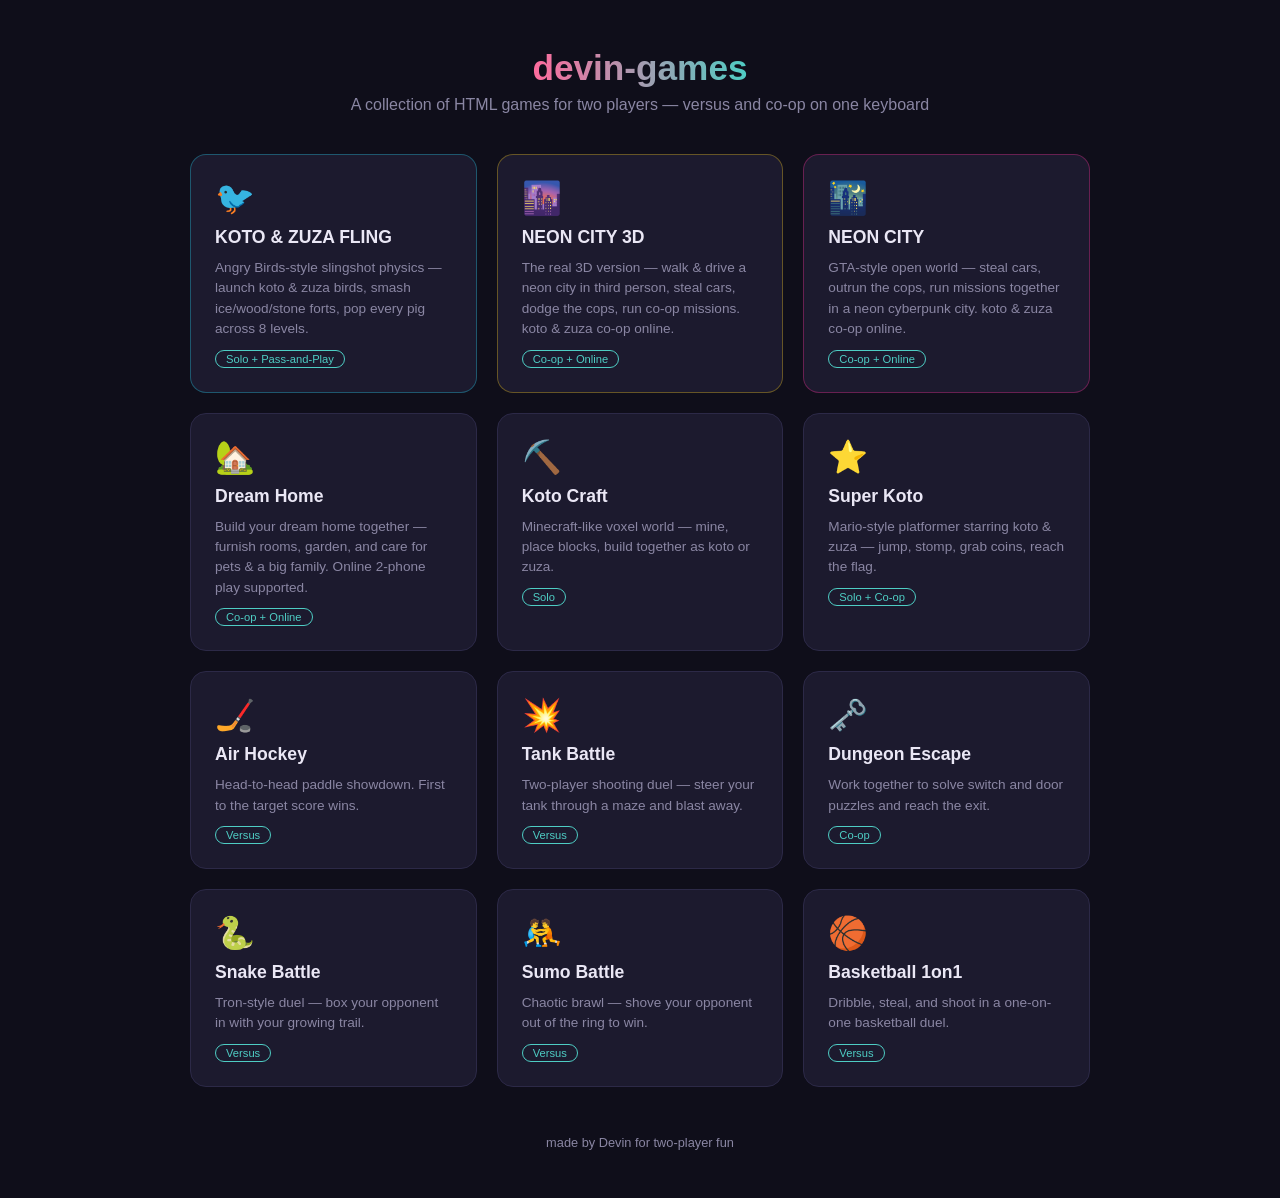
<file: index.html>
<!DOCTYPE html>
<html lang="en">
<head>
<meta charset="UTF-8">
<meta name="viewport" content="width=device-width, initial-scale=1.0">
<title>devin-games — Two-Player Game Portal</title>
<style>
  :root {
    --bg: #0f0e1a;
    --card: #1c1a2e;
    --accent: #ff6b9d;
    --accent2: #4ecdc4;
    --text: #eae7f5;
    --muted: #8a86a3;
  }
  * { margin: 0; padding: 0; box-sizing: border-box; }
  body {
    font-family: "Hiragino Kaku Gothic ProN", "Segoe UI", sans-serif;
    background: var(--bg);
    color: var(--text);
    min-height: 100vh;
    display: flex;
    flex-direction: column;
    align-items: center;
    padding: 48px 20px;
  }
  h1 {
    font-size: 2.2rem;
    margin-bottom: 8px;
    background: linear-gradient(90deg, var(--accent), var(--accent2));
    -webkit-background-clip: text;
    background-clip: text;
    color: transparent;
  }
  .subtitle { color: var(--muted); margin-bottom: 40px; }
  .grid {
    display: grid;
    grid-template-columns: repeat(auto-fit, minmax(220px, 1fr));
    gap: 20px;
    max-width: 900px;
    width: 100%;
  }
  .card {
    background: var(--card);
    border: 1px solid #2c2947;
    border-radius: 16px;
    padding: 24px;
    text-decoration: none;
    color: var(--text);
    transition: transform .15s ease, border-color .15s ease;
    display: flex;
    flex-direction: column;
    gap: 10px;
  }
  .card:hover { transform: translateY(-4px); border-color: var(--accent); }
  .card .emoji { font-size: 2rem; }
  .card h2 { font-size: 1.1rem; }
  .card p { font-size: .85rem; color: var(--muted); line-height: 1.5; }
  .card .mode {
    font-size: .7rem;
    color: var(--accent2);
    border: 1px solid var(--accent2);
    border-radius: 999px;
    padding: 2px 10px;
    align-self: flex-start;
  }
  .card.coming-soon { opacity: .45; pointer-events: none; }
  footer { margin-top: 48px; color: var(--muted); font-size: .8rem; }
</style>
</head>
<body>
  <h1>devin-games</h1>
  <p class="subtitle">A collection of HTML games for two players — versus and co-op on one keyboard</p>

  <div class="grid">
    <a class="card" href="games/angry-birds/index.html" style="border-color:#22d3ee55">
      <span class="emoji">🐦</span>
      <h2>KOTO &amp; ZUZA FLING</h2>
      <p>Angry Birds-style slingshot physics — launch koto &amp; zuza birds, smash ice/wood/stone forts, pop every pig across 8 levels.</p>
      <span class="mode">Solo + Pass-and-Play</span>
    </a>
    <a class="card" href="games/neon-city-3d/index.html" style="border-color:#facc1555">
      <span class="emoji">🌆</span>
      <h2>NEON CITY 3D</h2>
      <p>The real 3D version — walk &amp; drive a neon city in third person, steal cars, dodge the cops, run co-op missions. koto &amp; zuza co-op online.</p>
      <span class="mode">Co-op + Online</span>
    </a>
    <a class="card" href="games/neon-city/index.html" style="border-color:#ff2d9555">
      <span class="emoji">🌃</span>
      <h2>NEON CITY</h2>
      <p>GTA-style open world — steal cars, outrun the cops, run missions together in a neon cyberpunk city. koto &amp; zuza co-op online.</p>
      <span class="mode">Co-op + Online</span>
    </a>
    <a class="card" href="games/dream-home/index.html">
      <span class="emoji">🏡</span>
      <h2>Dream Home</h2>
      <p>Build your dream home together — furnish rooms, garden, and care for pets &amp; a big family. Online 2-phone play supported.</p>
      <span class="mode">Co-op + Online</span>
    </a>
    <a class="card" href="games/koto-craft/index.html">
      <span class="emoji">⛏️</span>
      <h2>Koto Craft</h2>
      <p>Minecraft-like voxel world — mine, place blocks, build together as koto or zuza.</p>
      <span class="mode">Solo</span>
    </a>
    <a class="card" href="games/super-koto/index.html">
      <span class="emoji">⭐</span>
      <h2>Super Koto</h2>
      <p>Mario-style platformer starring koto &amp; zuza — jump, stomp, grab coins, reach the flag.</p>
      <span class="mode">Solo + Co-op</span>
    </a>
    <a class="card" href="games/air-hockey/index.html">
      <span class="emoji">🏒</span>
      <h2>Air Hockey</h2>
      <p>Head-to-head paddle showdown. First to the target score wins.</p>
      <span class="mode">Versus</span>
    </a>
    <a class="card" href="games/tank-battle/index.html">
      <span class="emoji">💥</span>
      <h2>Tank Battle</h2>
      <p>Two-player shooting duel — steer your tank through a maze and blast away.</p>
      <span class="mode">Versus</span>
    </a>
    <a class="card" href="games/dungeon-escape/index.html">
      <span class="emoji">🗝️</span>
      <h2>Dungeon Escape</h2>
      <p>Work together to solve switch and door puzzles and reach the exit.</p>
      <span class="mode">Co-op</span>
    </a>
    <a class="card" href="games/snake-battle/index.html">
      <span class="emoji">🐍</span>
      <h2>Snake Battle</h2>
      <p>Tron-style duel — box your opponent in with your growing trail.</p>
      <span class="mode">Versus</span>
    </a>
    <a class="card" href="games/sumo-battle/index.html">
      <span class="emoji">🤼</span>
      <h2>Sumo Battle</h2>
      <p>Chaotic brawl — shove your opponent out of the ring to win.</p>
      <span class="mode">Versus</span>
    </a>
    <a class="card" href="games/basketball/index.html">
      <span class="emoji">🏀</span>
      <h2>Basketball 1on1</h2>
      <p>Dribble, steal, and shoot in a one-on-one basketball duel.</p>
      <span class="mode">Versus</span>
    </a>
  </div>

  <footer>made by Devin for two-player fun</footer>
</body>
</html>
</file>
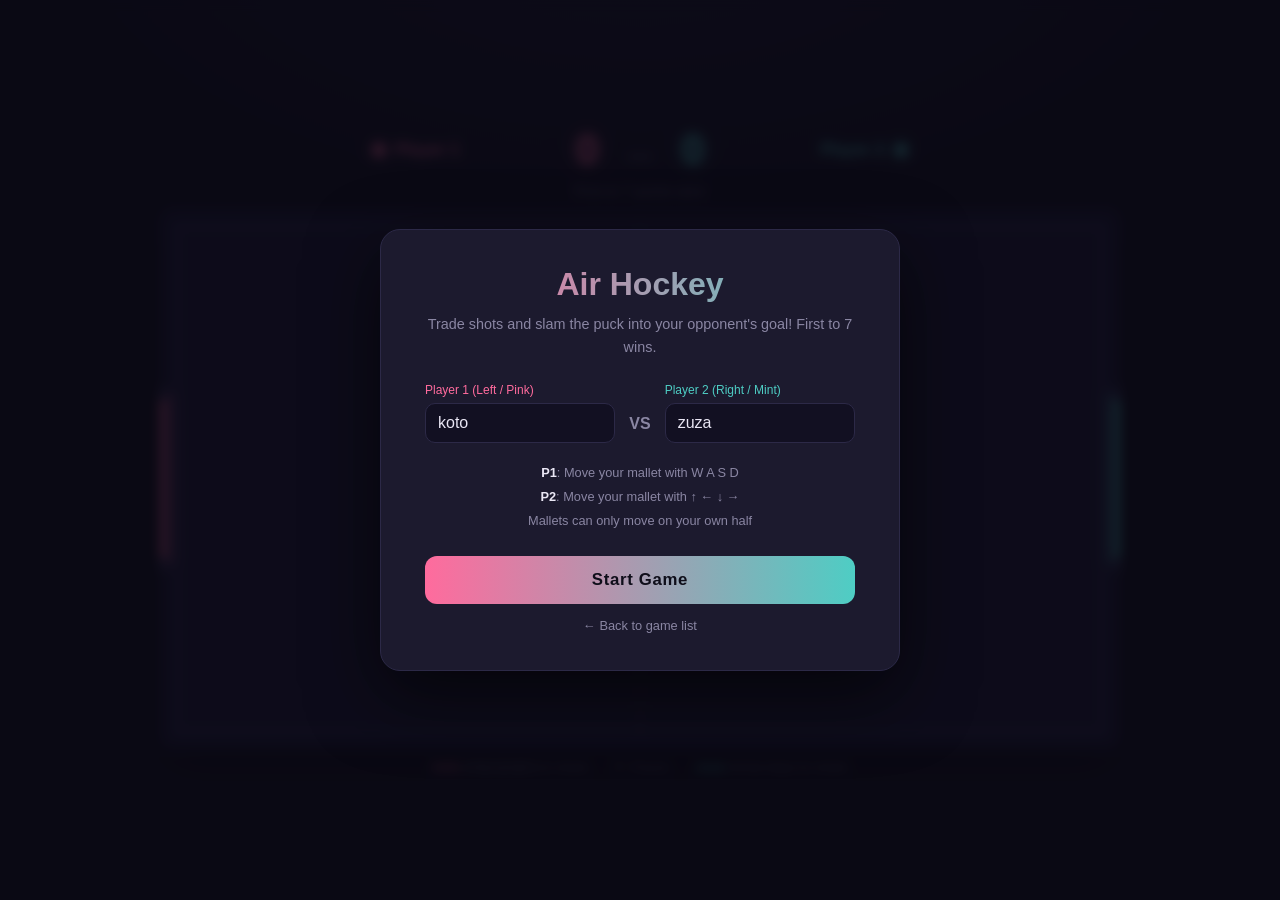
<file: games/air-hockey/index.html>
<!DOCTYPE html>
<html lang="en">
<head>
<meta charset="UTF-8">
<meta name="viewport" content="width=device-width, initial-scale=1.0">
<title>Air Hockey — devin-games</title>
<link rel="stylesheet" href="style.css">
</head>
<body>
  <div class="scoreboard">
    <div class="player-tag p1">
      <span class="dot"></span>
      <span class="pname" id="name1">Player 1</span>
    </div>
    <div class="score-line">
      <span class="score" id="score1">0</span>
      <span class="dash">—</span>
      <span class="score" id="score2">0</span>
    </div>
    <div class="player-tag p2">
      <span class="pname" id="name2">Player 2</span>
      <span class="dot"></span>
    </div>
  </div>
  <div class="target-note">First to 7 points wins</div>

  <div class="arena">
    <canvas id="game" width="960" height="540"></canvas>
    <button id="pauseBtn" class="pause-btn" aria-label="Pause">&#10074;&#10074;</button>
    <div id="banner" class="banner hidden"></div>
    <div id="pause" class="pause hidden">
      <div class="pause-box">
        <h2>Paused</h2>
        <p><span class="kb">Press P to resume</span><span class="tc">Tap ❚❚ to resume</span></p>
      </div>
    </div>
  </div>

  <div class="controls-bar">
    <div class="ctl p1"><strong id="ctlName1">koto</strong> <span class="kb">[W][A][S][D] to move</span><span class="tc">Drag on the left half to move</span></div>
    <div class="ctl mid kb">P: Pause</div>
    <div class="ctl p2"><strong id="ctlName2">zuza</strong> <span class="kb">Arrow keys to move</span><span class="tc">Drag on the right half to move</span></div>
  </div>
  <div class="rotate-hint">Landscape mode plays best</div>

  <div id="menu" class="overlay">
    <div class="panel">
      <h1 class="title">Air Hockey</h1>
      <p class="subtitle">Trade shots and slam the puck into your opponent's goal! First to 7 wins.</p>
      <div class="name-row">
        <label class="name-field p1">
          <span>Player 1 (Left / Pink)</span>
          <input id="input1" type="text" maxlength="12" value="koto" placeholder="Player 1" autocomplete="off">
        </label>
        <span class="vs">VS</span>
        <label class="name-field p2">
          <span>Player 2 (Right / Mint)</span>
          <input id="input2" type="text" maxlength="12" value="zuza" placeholder="Player 2" autocomplete="off">
        </label>
      </div>
      <div class="howto">
        <div class="kb"><b>P1</b>: Move your mallet with W A S D</div>
        <div class="kb"><b>P2</b>: Move your mallet with ↑ ← ↓ →</div>
        <div class="tc"><b>P1</b>: Drag on the left half of the screen</div>
        <div class="tc"><b>P2</b>: Drag on the right half of the screen</div>
        <div>Mallets can only move on your own half</div>
      </div>
      <button id="startBtn" class="btn big">Start Game</button>
      <a class="backlink" href="../../index.html">← Back to game list</a>
    </div>
  </div>

  <div id="result" class="overlay hidden">
    <div class="panel">
      <h1 class="title" id="winnerText">WINNER</h1>
      <p class="final-score" id="finalScore">7 — 0</p>
      <p class="loser-line" id="loserLine"></p>
      <button id="replayBtn" class="btn big">Play Again</button>
      <button id="menuBtn" class="btn ghost">Back to Start</button>
    </div>
  </div>

<script src="characters.js"></script>
<script src="game.js"></script>

  <!-- Rotate-device overlay: games are designed for landscape -->
  <div id="rotate-overlay" aria-hidden="true">
    <div class="ro-box">
      <div class="ro-icon">&#x1F4F1;&#x21BB;</div>
      <p class="ro-msg">Please rotate your device<br><span>このゲームは横向きで遊んでね</span></p>
    </div>
  </div>
  <style>
    #rotate-overlay{display:none;position:fixed;inset:0;z-index:99999;
      background:#0b0b1a;color:#fff;text-align:center;
      align-items:center;justify-content:center}
    #rotate-overlay.show{display:flex}
    #rotate-overlay .ro-icon{font-size:64px;margin-bottom:18px;animation:ro-sway 1.4s ease-in-out infinite}
    #rotate-overlay .ro-msg{font-size:20px;font-weight:700;line-height:1.5}
    #rotate-overlay .ro-msg span{font-size:14px;font-weight:400;opacity:.7}
    @keyframes ro-sway{0%,100%{transform:rotate(-12deg)}50%{transform:rotate(12deg)}}
  </style>
  <script>
    (function(){
      var ov=document.getElementById('rotate-overlay');
      var touch=('ontouchstart' in window)||navigator.maxTouchPoints>0;
      function check(){
        var portrait=window.innerHeight>window.innerWidth;
        ov.classList.toggle('show', touch&&portrait);
      }
      check();
      window.addEventListener('resize',check);
      window.addEventListener('orientationchange',function(){setTimeout(check,300);});
    })();
  </script>
</body>
</html>
</file>
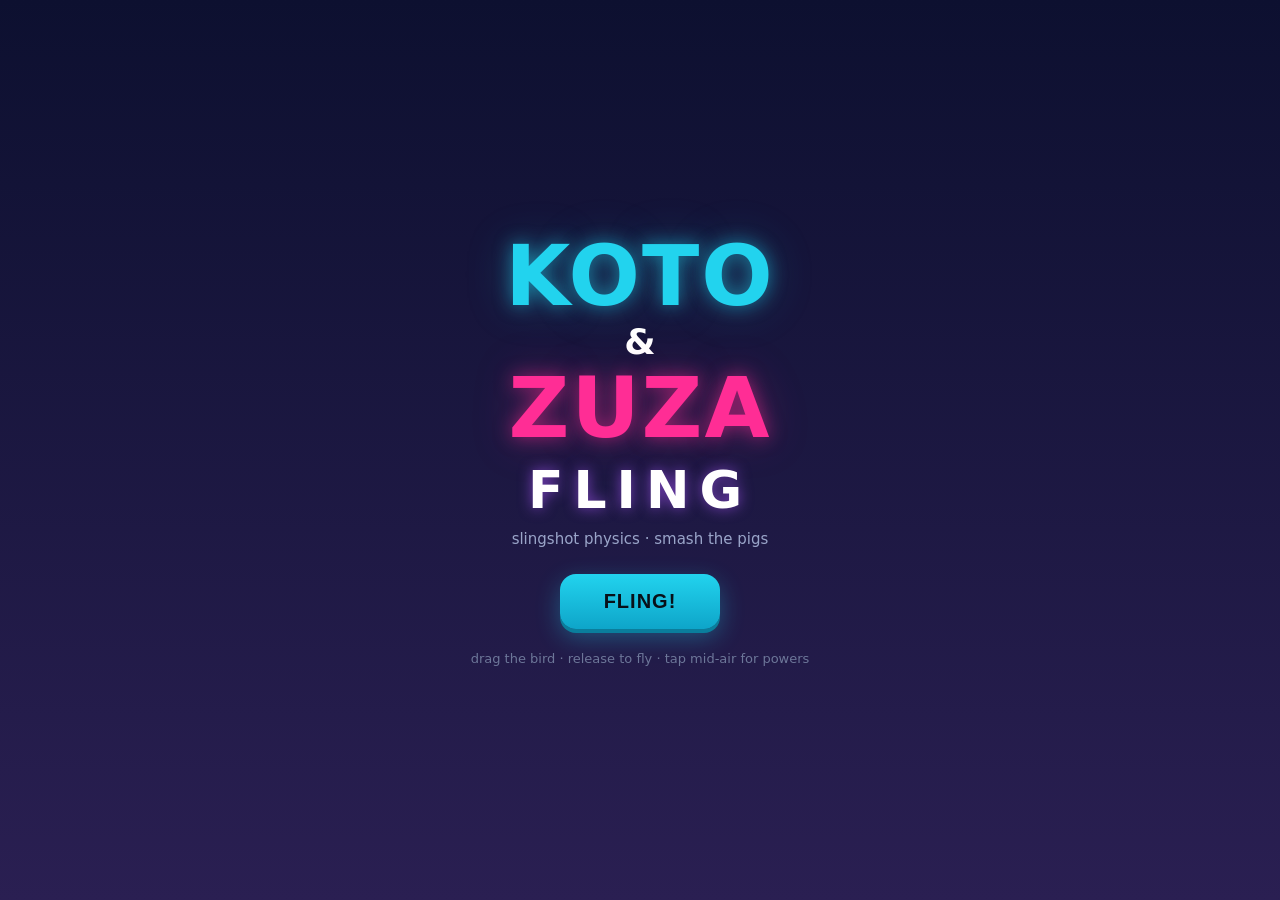
<file: games/angry-birds/index.html>
<!DOCTYPE html>
<html lang="en">
<head>
<meta charset="utf-8">
<meta name="viewport" content="width=device-width, initial-scale=1, maximum-scale=1, user-scalable=no, viewport-fit=cover">
<meta name="apple-mobile-web-app-capable" content="yes">
<meta name="mobile-web-app-capable" content="yes">
<meta name="theme-color" content="#0d1030">
<title>KOTO &amp; ZUZA FLING</title>
<link rel="manifest" href="manifest.webmanifest">
<link rel="apple-touch-icon" href="icon-180.png">
<link rel="stylesheet" href="style.css">
</head>
<body>
<div id="title" class="title">
  <div class="tcard">
    <h1 class="tlogo"><span>KOTO</span><em>&amp;</em><span>ZUZA</span><i>FLING</i></h1>
    <p class="tsub">slingshot physics · smash the pigs</p>
    <button id="btn-play" class="bigbtn">FLING!</button>
    <p class="thint">drag the bird · release to fly · tap mid-air for powers</p>
  </div>
</div>

<div id="gameui">
  <canvas id="cv"></canvas>
  <div id="hud">
    <div class="hud-card"><b id="score">0</b><span>SCORE</span></div>
    <div class="hud-card pig"><b id="pigs">0</b><span>PIGS</span></div>
    <div id="queue"></div>
    <div class="hud-btns"><button id="btn-restart" title="restart">↻</button><button id="btn-menu" title="levels">☰</button></div>
  </div>
  <div id="banner"></div>
  <div id="ovl" class="ovl">
    <div class="oc">
      <h2 id="ovl-title"></h2>
      <div id="ovl-stars"></div>
      <div id="ovl-score"></div>
      <div class="obtns">
        <button id="ovl-next" class="bigbtn">NEXT ▶</button>
        <button id="ovl-retry" class="bigbtn dim">RETRY</button>
        <button id="ovl-menu" class="bigbtn dim">LEVELS</button>
      </div>
    </div>
  </div>
  <div id="menu" class="menu"><h2>SELECT LEVEL</h2><div id="lvgrid"></div><button class="bigbtn dim" onclick="this.parentNode.className='menu'">CLOSE</button></div>
</div>

<script src="physics.js"></script>
<script src="sprites.js"></script>
<script src="levels.js"></script>
<script src="audio.js"></script>
<script src="game.js"></script>
</body>
</html>
</file>
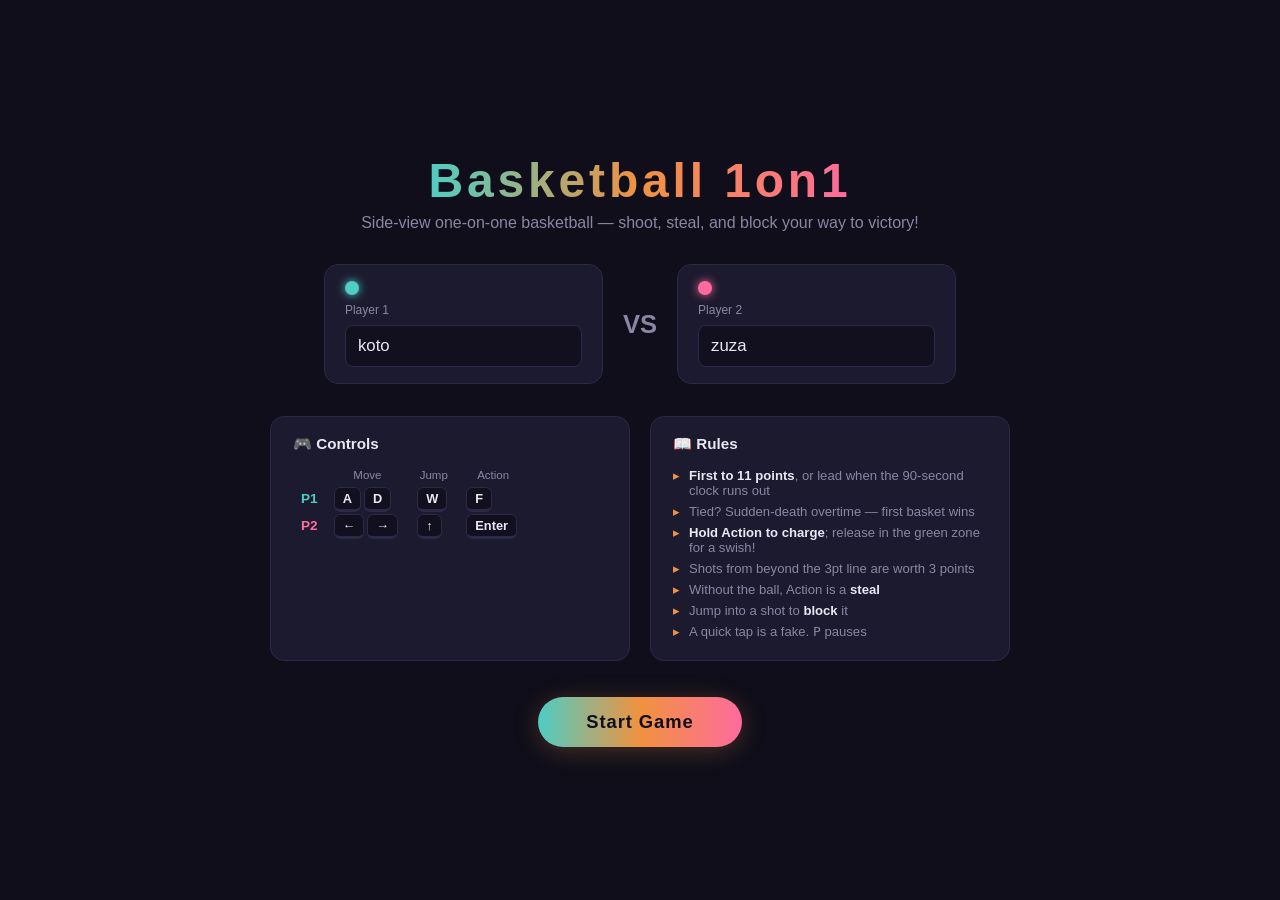
<file: games/basketball/index.html>
<!DOCTYPE html>
<html lang="en">
<head>
<meta charset="UTF-8">
<meta name="viewport" content="width=device-width, initial-scale=1.0">
<title>Basketball 1on1 — devin-games</title>
<link rel="stylesheet" href="style.css">
</head>
<body>
  <div class="wrap">

    <!-- ============ Start screen ============ -->
    <section id="screen-start" class="screen">
      <h1 class="logo">Basketball 1on1</h1>
      <p class="tagline">Side-view one-on-one basketball — shoot, steal, and block your way to victory!</p>

      <div class="name-row">
        <div class="name-box p1">
          <span class="snake-dot"></span>
          <label for="name1">Player 1</label>
          <input id="name1" type="text" maxlength="10" placeholder="koto" value="koto" autocomplete="off">
        </div>
        <div class="vs">VS</div>
        <div class="name-box p2">
          <span class="snake-dot"></span>
          <label for="name2">Player 2</label>
          <input id="name2" type="text" maxlength="10" placeholder="zuza" value="zuza" autocomplete="off">
        </div>
      </div>

      <div class="rules">
        <div class="rule-col">
          <h3>🎮 Controls</h3>
          <table class="controls">
            <tr><th></th><th>Move</th><th>Jump</th><th>Action</th></tr>
            <tr>
              <td class="p1t">P1</td>
              <td class="keys"><kbd>A</kbd><kbd>D</kbd></td>
              <td class="keys"><kbd>W</kbd></td>
              <td class="keys"><kbd>F</kbd></td>
            </tr>
            <tr>
              <td class="p2t">P2</td>
              <td class="keys"><kbd>←</kbd><kbd>→</kbd></td>
              <td class="keys"><kbd>↑</kbd></td>
              <td class="keys"><kbd>Enter</kbd></td>
            </tr>
          </table>
        </div>
        <div class="rule-col">
          <h3>📖 Rules</h3>
          <ul>
            <li><b>First to 11 points</b>, or lead when the 90-second clock runs out</li>
            <li>Tied? Sudden-death overtime — first basket wins</li>
            <li><b>Hold Action to charge</b>; release in the green zone for a swish!</li>
            <li>Shots from beyond the 3pt line are worth 3 points</li>
            <li>Without the ball, Action is a <b>steal</b></li>
            <li>Jump into a shot to <b>block</b> it</li>
            <li>A quick tap is a fake. <kbd>P</kbd> pauses</li>
            <li class="touch-only">📱 On touch devices, use the on-screen buttons</li>
          </ul>
        </div>
      </div>

      <button id="btn-start" class="big-btn">Start Game</button>
    </section>

    <!-- ============ Game screen ============ -->
    <section id="screen-game" class="screen hidden">
      <div class="hud">
        <div class="hud-side p1">
          <div class="hud-name p1t"><span class="ballmark" id="mark1">🏀</span><span id="hud-name1">P1</span></div>
          <div class="hud-score" id="score1">0</div>
        </div>
        <div class="hud-mid">
          <div class="round-label" id="clock">1:30</div>
          <div class="target-label" id="target-label">First to 11</div>
        </div>
        <div class="hud-side p2">
          <div class="hud-name p2t"><span id="hud-name2">P2</span><span class="ballmark" id="mark2">🏀</span></div>
          <div class="hud-score" id="score2">0</div>
        </div>
      </div>

      <div class="canvas-holder">
        <canvas id="game" width="900" height="520"></canvas>

        <div id="touch-controls">
          <div class="tc-side tc-p1">
            <div class="tc-dpad">
              <button class="tc-btn" data-p="0" data-move="left"  aria-label="P1 left">◀</button>
              <button class="tc-btn" data-p="0" data-jump         aria-label="P1 jump">▲</button>
              <button class="tc-btn" data-p="0" data-move="right" aria-label="P1 right">▶</button>
            </div>
            <button class="tc-act p1b" data-p="0" data-act aria-label="P1 action">🏀</button>
          </div>
          <div class="tc-side tc-p2">
            <button class="tc-act p2b" data-p="1" data-act aria-label="P2 action">🏀</button>
            <div class="tc-dpad">
              <button class="tc-btn" data-p="1" data-move="left"  aria-label="P2 left">◀</button>
              <button class="tc-btn" data-p="1" data-jump         aria-label="P2 jump">▲</button>
              <button class="tc-btn" data-p="1" data-move="right" aria-label="P2 right">▶</button>
            </div>
          </div>
        </div>

        <div id="overlay" class="overlay hidden">
          <div id="overlay-main" class="overlay-main"></div>
          <div id="overlay-sub" class="overlay-sub"></div>
          <div id="overlay-btns" class="overlay-btns hidden">
            <button id="btn-replay" class="big-btn small">Play Again</button>
            <button id="btn-title" class="ghost-btn">Back to Title</button>
          </div>
        </div>
      </div>

      <div class="controls-hint">
        <span class="p1t">P1: <kbd>A</kbd><kbd>D</kbd> move / <kbd>W</kbd> jump / <kbd>F</kbd> hold to shoot, tap to steal</span>
        <span class="p2t">P2: <kbd>←</kbd><kbd>→</kbd> move / <kbd>↑</kbd> jump / <kbd>Enter</kbd> hold to shoot, tap to steal</span>
      </div>
    </section>

  </div>
  <script src="game.js"></script>

  <!-- Rotate-device overlay: games are designed for landscape -->
  <div id="rotate-overlay" aria-hidden="true">
    <div class="ro-box">
      <div class="ro-icon">&#x1F4F1;&#x21BB;</div>
      <p class="ro-msg">Please rotate your device<br><span>このゲームは横向きで遊んでね</span></p>
    </div>
  </div>
  <style>
    #rotate-overlay{display:none;position:fixed;inset:0;z-index:99999;
      background:#0b0b1a;color:#fff;text-align:center;
      align-items:center;justify-content:center}
    #rotate-overlay.show{display:flex}
    #rotate-overlay .ro-icon{font-size:64px;margin-bottom:18px;animation:ro-sway 1.4s ease-in-out infinite}
    #rotate-overlay .ro-msg{font-size:20px;font-weight:700;line-height:1.5}
    #rotate-overlay .ro-msg span{font-size:14px;font-weight:400;opacity:.7}
    @keyframes ro-sway{0%,100%{transform:rotate(-12deg)}50%{transform:rotate(12deg)}}
  </style>
  <script>
    (function(){
      var ov=document.getElementById('rotate-overlay');
      var touch=('ontouchstart' in window)||navigator.maxTouchPoints>0;
      function check(){
        var portrait=window.innerHeight>window.innerWidth;
        ov.classList.toggle('show', touch&&portrait);
      }
      check();
      window.addEventListener('resize',check);
      window.addEventListener('orientationchange',function(){setTimeout(check,300);});
    })();
  </script>
</body>
</html>
</file>
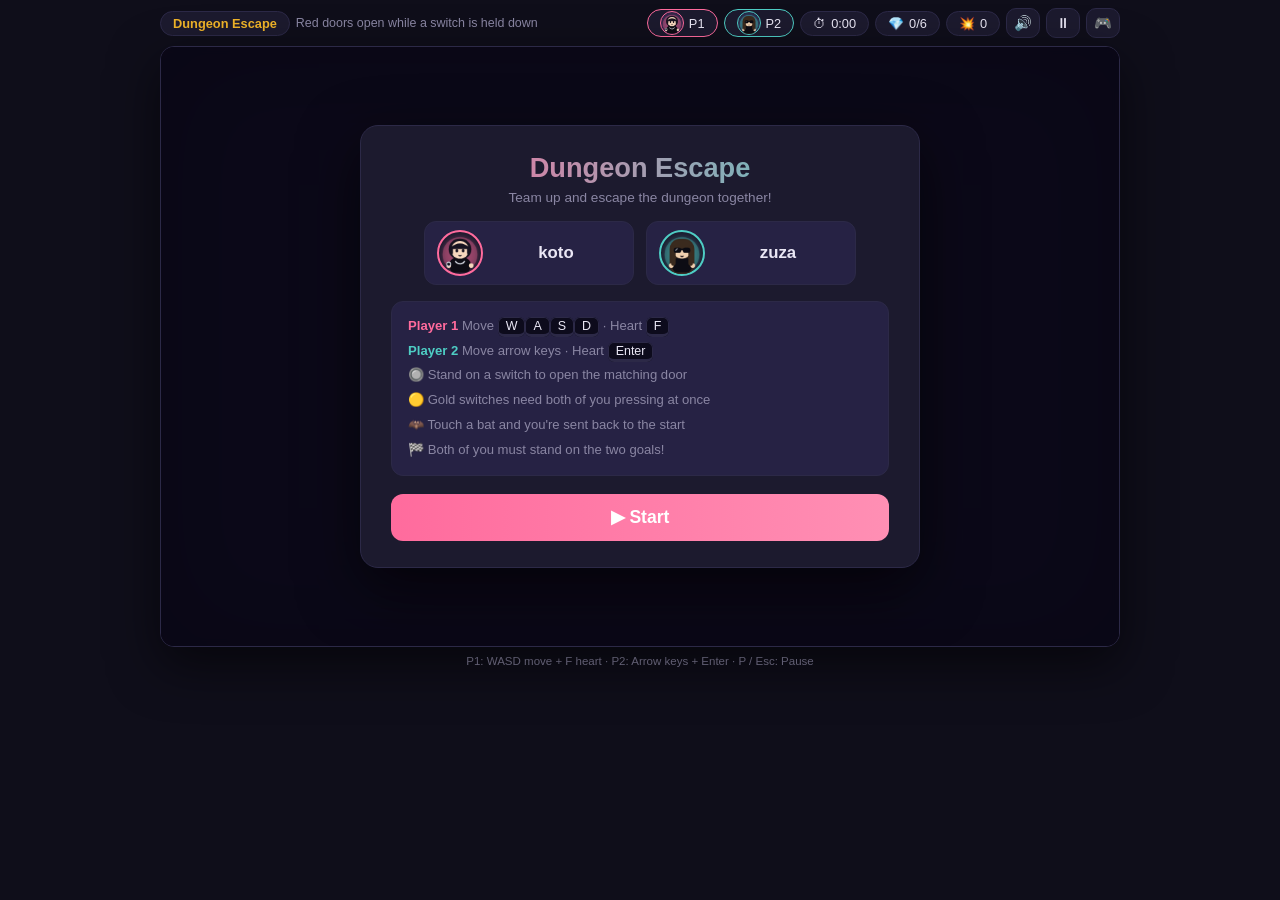
<file: games/dungeon-escape/index.html>
<!DOCTYPE html>
<html lang="en">
<head>
<meta charset="UTF-8">
<meta name="viewport" content="width=device-width, initial-scale=1, maximum-scale=1, user-scalable=no">
<title>Dungeon Escape — devin-games</title>
<link rel="stylesheet" href="style.css">
</head>
<body>
<div id="app">
  <header id="hud">
    <div class="hud-left">
      <span id="hudFloor" class="chip floorchip">Dungeon</span>
      <span id="hudHint" class="hint"></span>
    </div>
    <div class="hud-right">
      <span class="chip p1chip"><canvas class="hudface f1" id="hudFace1" width="40" height="40"></canvas><span id="p1name">P1</span></span>
      <span class="chip p2chip"><canvas class="hudface f2" id="hudFace2" width="40" height="40"></canvas><span id="p2name">P2</span></span>
      <span class="chip">⏱ <span id="hudTime">0:00</span></span>
      <span class="chip">💎 <span id="hudGems">0/6</span></span>
      <span class="chip">💥 <span id="hudMiss">0</span></span>
      <button id="btnMute" class="icobtn" title="Sound on/off">🔊</button>
      <button id="btnPause" class="icobtn" title="Pause">⏸</button>
      <button id="btnPads" class="icobtn" title="Show touch pads">🎮</button>
    </div>
  </header>

  <div id="stage">
    <canvas id="cv" width="960" height="600"></canvas>
    <div id="vignette"></div>
    <div id="flash"></div>
    <div id="banner" class="hidden"></div>

    <div id="titleScreen" class="overlay">
      <div class="card">
        <h1>Dungeon Escape</h1>
        <p class="sub">Team up and escape the dungeon together!</p>
        <div class="names">
          <label><canvas class="pface f1" id="titleFace1" width="56" height="56"></canvas><input id="name1" value="koto" maxlength="12" autocomplete="off"></label>
          <label><canvas class="pface f2" id="titleFace2" width="56" height="56"></canvas><input id="name2" value="zuza" maxlength="12" autocomplete="off"></label>
        </div>
        <div class="howto">
          <div><b class="c1">Player 1</b> Move <kbd>W</kbd><kbd>A</kbd><kbd>S</kbd><kbd>D</kbd> · Heart <kbd>F</kbd></div>
          <div><b class="c2">Player 2</b> Move arrow keys · Heart <kbd>Enter</kbd></div>
          <div>🔘 Stand on a switch to open the matching door</div>
          <div>🟡 Gold switches need both of you pressing at once</div>
          <div>🦇 Touch a bat and you're sent back to the start</div>
          <div>🏁 Both of you must stand on the two goals!</div>
        </div>
        <button id="btnStart" class="bigbtn">▶ Start</button>
      </div>
    </div>

    <div id="pauseScreen" class="overlay hidden">
      <div class="card">
        <h2>⏸ Paused</h2>
        <button id="btnResume" class="bigbtn">Resume</button>
        <button id="btnQuit" class="midbtn">Back to Title</button>
      </div>
    </div>

    <div id="resultScreen" class="overlay hidden">
      <div class="card">
        <h1>🎉 You Escaped!</h1>
        <div id="rank" class="rank">S</div>
        <div class="resfaces">
          <canvas class="rface f1" id="resFace1" width="64" height="64"></canvas>
          <canvas class="rface f2" id="resFace2" width="64" height="64"></canvas>
        </div>
        <div class="stats">
          <div>Clear Time <b id="resTime">-</b></div>
          <div>Mistakes <b id="resMiss">-</b></div>
          <div>Gems <b id="resGems">-</b></div>
        </div>
        <div id="resMsg" class="msg"></div>
        <button id="btnReplay" class="bigbtn">Play Again</button>
        <button id="btnTitle2" class="midbtn">Back to Title</button>
      </div>
    </div>
  </div>

  <div id="pads">
    <div class="pad" data-p="0">
      <span class="padlabel c1" id="padname1">P1</span>
      <div class="padrow">
        <div class="dpad">
          <button class="pbtn u" data-k="u">▲</button>
          <button class="pbtn l" data-k="l">◀</button>
          <button class="pbtn r" data-k="r">▶</button>
          <button class="pbtn d" data-k="d">▼</button>
        </div>
        <button class="pbtn act" data-k="act">❤</button>
      </div>
    </div>
    <div class="pad" data-p="1">
      <div class="padrow">
        <button class="pbtn act" data-k="act">❤</button>
        <div class="dpad">
          <button class="pbtn u" data-k="u">▲</button>
          <button class="pbtn l" data-k="l">◀</button>
          <button class="pbtn r" data-k="r">▶</button>
          <button class="pbtn d" data-k="d">▼</button>
        </div>
      </div>
      <span class="padlabel c2" id="padname2">P2</span>
    </div>
  </div>

  <footer id="legend">P1: WASD move + F heart · P2: Arrow keys + Enter · P / Esc: Pause</footer>
</div>
<script src="game.js"></script>

  <!-- Rotate-device overlay: games are designed for landscape -->
  <div id="rotate-overlay" aria-hidden="true">
    <div class="ro-box">
      <div class="ro-icon">&#x1F4F1;&#x21BB;</div>
      <p class="ro-msg">Please rotate your device<br><span>このゲームは横向きで遊んでね</span></p>
    </div>
  </div>
  <style>
    #rotate-overlay{display:none;position:fixed;inset:0;z-index:99999;
      background:#0b0b1a;color:#fff;text-align:center;
      align-items:center;justify-content:center}
    #rotate-overlay.show{display:flex}
    #rotate-overlay .ro-icon{font-size:64px;margin-bottom:18px;animation:ro-sway 1.4s ease-in-out infinite}
    #rotate-overlay .ro-msg{font-size:20px;font-weight:700;line-height:1.5}
    #rotate-overlay .ro-msg span{font-size:14px;font-weight:400;opacity:.7}
    @keyframes ro-sway{0%,100%{transform:rotate(-12deg)}50%{transform:rotate(12deg)}}
  </style>
  <script>
    (function(){
      var ov=document.getElementById('rotate-overlay');
      var touch=('ontouchstart' in window)||navigator.maxTouchPoints>0;
      function check(){
        var portrait=window.innerHeight>window.innerWidth;
        ov.classList.toggle('show', touch&&portrait);
      }
      check();
      window.addEventListener('resize',check);
      window.addEventListener('orientationchange',function(){setTimeout(check,300);});
    })();
  </script>
</body>
</html>
</file>
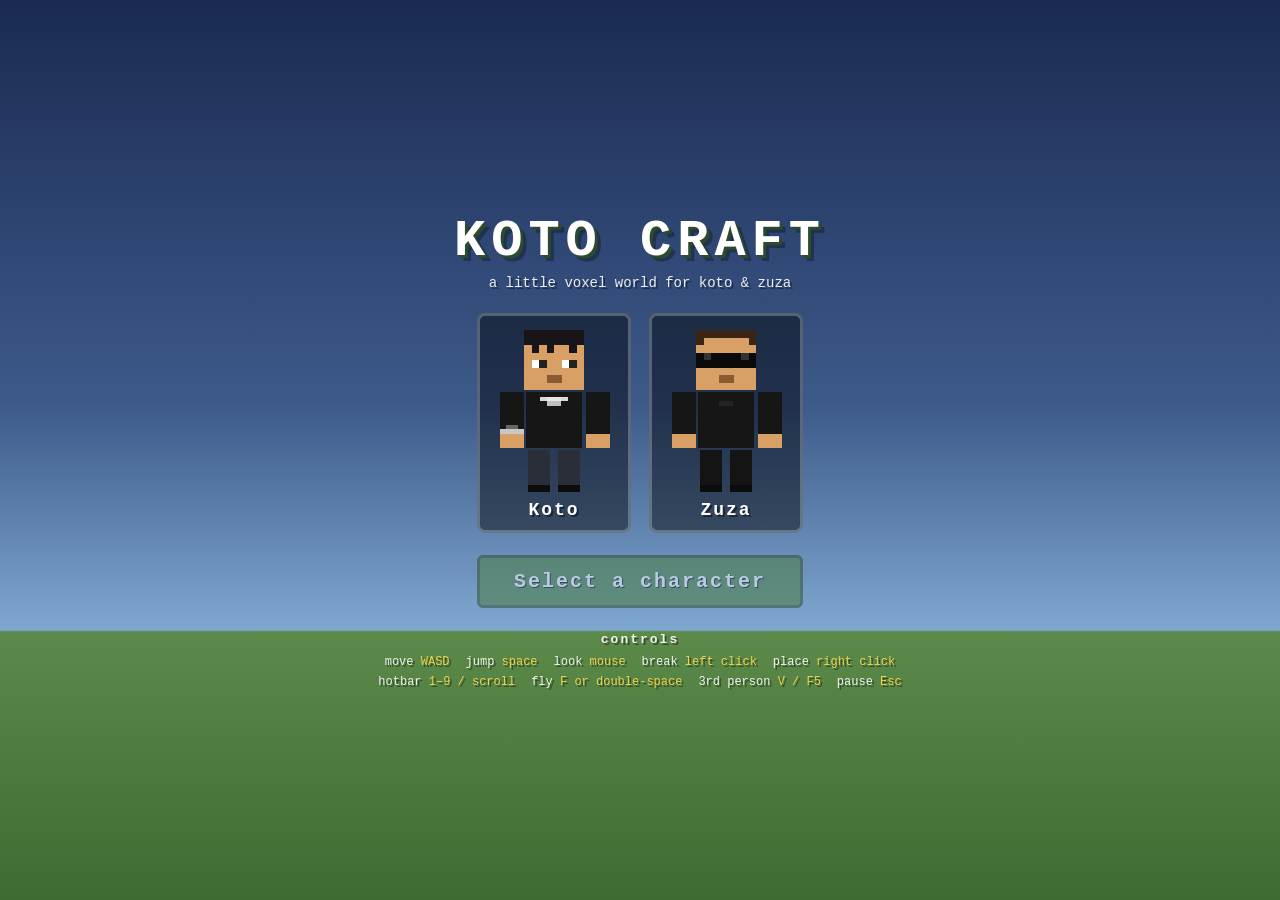
<file: games/koto-craft/index.html>
<!DOCTYPE html>
<html lang="en">
<head>
<meta charset="utf-8">
<meta name="viewport" content="width=device-width, initial-scale=1, maximum-scale=1, user-scalable=no">
<title>Koto Craft</title>
<link rel="stylesheet" href="style.css">
</head>
<body>
<div id="app">
  <canvas id="game"></canvas>

  <!-- in-game HUD -->
  <div id="hud" class="hidden">
    <div id="crosshair">+</div>
    <div id="hotbar"></div>
    <div id="hint"></div>
    <div id="deathmsg" class="hidden">☹️ <span>you fell out of the world</span></div>
    <div id="flymsg" class="hidden">FLYING</div>
  </div>

  <!-- touch controls -->
  <div id="touch" class="hidden">
    <div id="joy"><div id="joyknob"></div></div>
    <div id="touchbtns">
      <div class="tbtn" id="btn-break">✕<span class="lbl">break</span></div>
      <div class="tbtn" id="btn-place">▣<span class="lbl">place</span></div>
      <div class="tbtn" id="btn-jump">▲<span class="lbl">jump</span></div>
    </div>
    <div id="touchmeta">
      <div class="tbtn small" id="btn-fly">fly</div>
      <div class="tbtn small" id="btn-cam">cam</div>
      <div class="tbtn small" id="btn-pause">| |</div>
    </div>
  </div>

  <!-- title screen -->
  <div id="title">
    <div class="titlebox">
      <h1>KOTO CRAFT</h1>
      <p class="sub">a little voxel world for koto &amp; zuza</p>
      <div id="chars">
        <div class="charcard" data-char="koto"><canvas width="120" height="168"></canvas><span>Koto</span></div>
        <div class="charcard" data-char="zuza"><canvas width="120" height="168"></canvas><span>Zuza</span></div>
      </div>
      <button id="play" disabled>Select a character</button>
      <div id="loading" class="hidden"><div id="loadbar"></div><span id="loadtext">generating world…</span></div>
      <div id="controls-list">
        <b>controls</b>
        <span>move <i>WASD</i></span><span>jump <i>space</i></span><span>look <i>mouse</i></span>
        <span>break <i>left click</i></span><span>place <i>right click</i></span>
        <span>hotbar <i>1–9 / scroll</i></span><span>fly <i>F or double-space</i></span>
        <span>3rd person <i>V / F5</i></span><span>pause <i>Esc</i></span>
      </div>
    </div>
  </div>

  <!-- pause menu -->
  <div id="pause" class="hidden">
    <div class="pausebox">
      <h2>Paused</h2>
      <button id="resume">Resume</button>
      <button id="totitle">Back to title</button>
      <div id="pause-controls">
        <span>move <i>WASD</i> · jump <i>space</i> · fly <i>F</i> · camera <i>V</i></span>
        <span>break <i>LMB</i> · place <i>RMB</i> · hotbar <i>1–9 / scroll</i></span>
      </div>
    </div>
  </div>
</div>
<script src="three.min.js"></script>
<script src="game.js"></script>

  <!-- Rotate-device overlay: games are designed for landscape -->
  <div id="rotate-overlay" aria-hidden="true">
    <div class="ro-box">
      <div class="ro-icon">&#x1F4F1;&#x21BB;</div>
      <p class="ro-msg">Please rotate your device<br><span>このゲームは横向きで遊んでね</span></p>
    </div>
  </div>
  <style>
    #rotate-overlay{display:none;position:fixed;inset:0;z-index:99999;
      background:#0b0b1a;color:#fff;text-align:center;
      align-items:center;justify-content:center}
    #rotate-overlay.show{display:flex}
    #rotate-overlay .ro-icon{font-size:64px;margin-bottom:18px;animation:ro-sway 1.4s ease-in-out infinite}
    #rotate-overlay .ro-msg{font-size:20px;font-weight:700;line-height:1.5}
    #rotate-overlay .ro-msg span{font-size:14px;font-weight:400;opacity:.7}
    @keyframes ro-sway{0%,100%{transform:rotate(-12deg)}50%{transform:rotate(12deg)}}
  </style>
  <script>
    (function(){
      var ov=document.getElementById('rotate-overlay');
      var touch=('ontouchstart' in window)||navigator.maxTouchPoints>0;
      function check(){
        var portrait=window.innerHeight>window.innerWidth;
        ov.classList.toggle('show', touch&&portrait);
      }
      check();
      window.addEventListener('resize',check);
      window.addEventListener('orientationchange',function(){setTimeout(check,300);});
    })();
  </script>
</body>
</html>
</file>
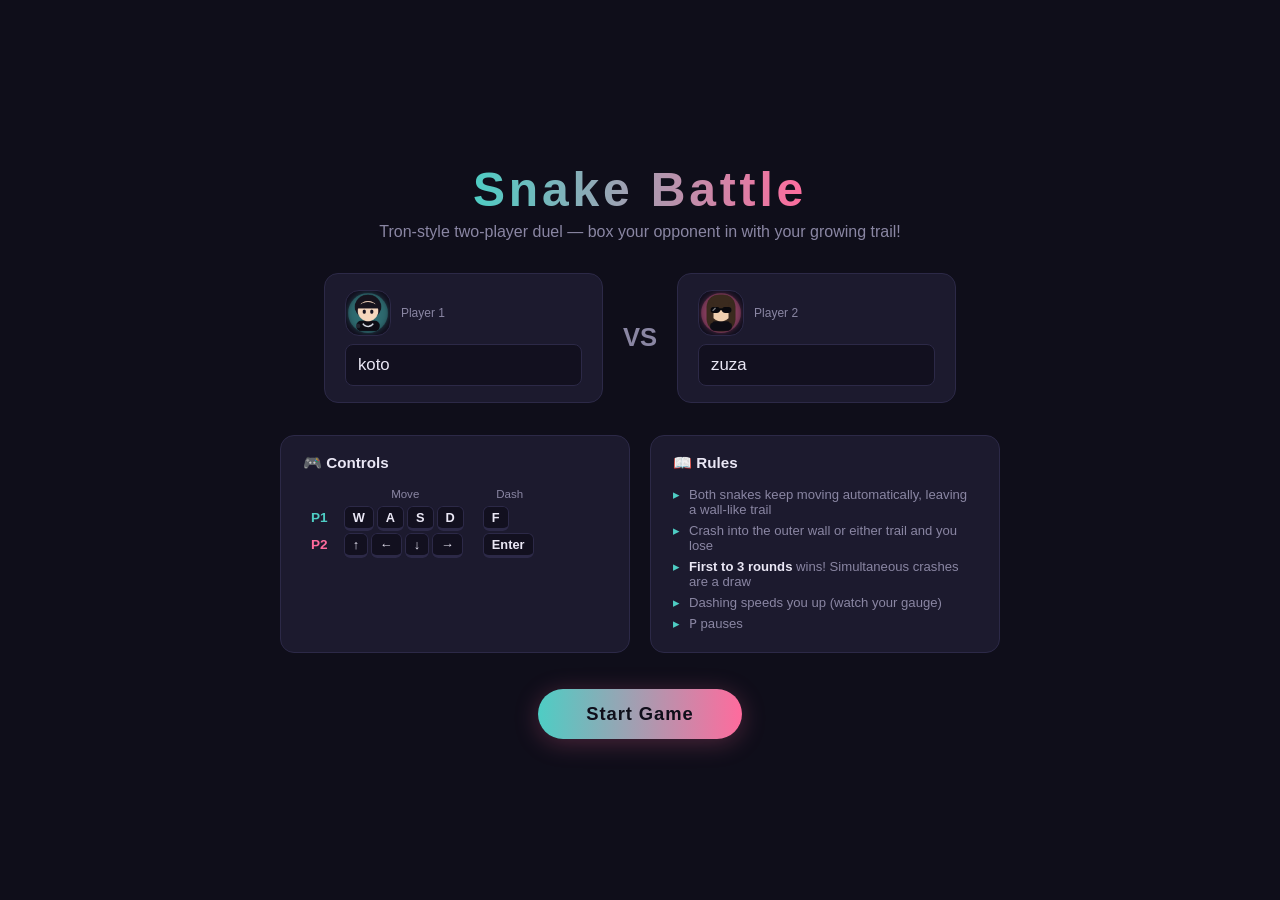
<file: games/snake-battle/index.html>
<!DOCTYPE html>
<html lang="en">
<head>
<meta charset="UTF-8">
<meta name="viewport" content="width=device-width, initial-scale=1.0">
<title>Snake Battle — devin-games</title>
<link rel="stylesheet" href="style.css">
</head>
<body>
  <div class="wrap">

    <!-- ============ Start screen ============ -->
    <section id="screen-start" class="screen">
      <h1 class="logo">Snake Battle</h1>
      <p class="tagline">Tron-style two-player duel — box your opponent in with your growing trail!</p>

      <div class="name-row">
        <div class="name-box p1">
          <div class="name-head">
            <canvas class="avatar" id="avatar1" width="72" height="72"></canvas>
            <label for="name1">Player 1</label>
          </div>
          <input id="name1" type="text" maxlength="10" placeholder="koto" value="koto" autocomplete="off">
        </div>
        <div class="vs">VS</div>
        <div class="name-box p2">
          <div class="name-head">
            <canvas class="avatar" id="avatar2" width="72" height="72"></canvas>
            <label for="name2">Player 2</label>
          </div>
          <input id="name2" type="text" maxlength="10" placeholder="zuza" value="zuza" autocomplete="off">
        </div>
      </div>

      <div class="rules">
        <div class="rule-col">
          <h3>🎮 Controls</h3>
          <table class="controls">
            <tr><th></th><th>Move</th><th>Dash</th></tr>
            <tr>
              <td class="p1t">P1</td>
              <td class="keys"><kbd>W</kbd><kbd>A</kbd><kbd>S</kbd><kbd>D</kbd></td>
              <td class="keys"><kbd>F</kbd></td>
            </tr>
            <tr>
              <td class="p2t">P2</td>
              <td class="keys"><kbd>↑</kbd><kbd>←</kbd><kbd>↓</kbd><kbd>→</kbd></td>
              <td class="keys"><kbd>Enter</kbd></td>
            </tr>
          </table>
        </div>
        <div class="rule-col">
          <h3>📖 Rules</h3>
          <ul>
            <li>Both snakes keep moving automatically, leaving a wall-like trail</li>
            <li>Crash into the outer wall or either trail and you lose</li>
            <li><b>First to 3 rounds</b> wins! Simultaneous crashes are a draw</li>
            <li>Dashing speeds you up (watch your gauge)</li>
            <li><kbd>P</kbd> pauses</li>
            <li class="touch-only">📱 On touch devices, use the on-screen buttons</li>
          </ul>
        </div>
      </div>

      <button id="btn-start" class="big-btn">Start Game</button>
    </section>

    <!-- ============ Game screen ============ -->
    <section id="screen-game" class="screen hidden">
      <div class="hud">
        <div class="hud-side p1">
          <div class="hud-id">
            <canvas class="hud-avatar" id="hud-avatar1" width="48" height="48"></canvas>
            <div class="hud-name p1t" id="hud-name1">P1</div>
          </div>
          <div class="pips" id="pips1"></div>
          <div class="boost"><div class="boost-fill p1fill" id="boost1"></div></div>
        </div>
        <div class="hud-mid">
          <div class="round-label" id="round-label">ROUND 1</div>
        </div>
        <div class="hud-side p2">
          <div class="hud-id">
            <div class="hud-name p2t" id="hud-name2">P2</div>
            <canvas class="hud-avatar" id="hud-avatar2" width="48" height="48"></canvas>
          </div>
          <div class="pips" id="pips2"></div>
          <div class="boost"><div class="boost-fill p2fill" id="boost2"></div></div>
        </div>
      </div>

      <div class="canvas-holder">
        <canvas id="game" width="800" height="600"></canvas>

        <div id="touch-controls">
          <div class="tc-side tc-p1">
            <div class="tc-dpad">
              <button class="tc-btn tc-up"    data-p="0" data-dir="up"    aria-label="P1 up">▲</button>
              <button class="tc-btn tc-left"  data-p="0" data-dir="left"  aria-label="P1 left">◀</button>
              <button class="tc-btn tc-right" data-p="0" data-dir="right" aria-label="P1 right">▶</button>
              <button class="tc-btn tc-down"  data-p="0" data-dir="down"  aria-label="P1 down">▼</button>
            </div>
            <button class="tc-boost p1b" data-p="0" data-boost aria-label="P1 dash">⚡</button>
          </div>
          <div class="tc-side tc-p2">
            <button class="tc-boost p2b" data-p="1" data-boost aria-label="P2 dash">⚡</button>
            <div class="tc-dpad">
              <button class="tc-btn tc-up"    data-p="1" data-dir="up"    aria-label="P2 up">▲</button>
              <button class="tc-btn tc-left"  data-p="1" data-dir="left"  aria-label="P2 left">◀</button>
              <button class="tc-btn tc-right" data-p="1" data-dir="right" aria-label="P2 right">▶</button>
              <button class="tc-btn tc-down"  data-p="1" data-dir="down"  aria-label="P2 down">▼</button>
            </div>
          </div>
        </div>

        <div id="overlay" class="overlay hidden">
          <div id="overlay-main" class="overlay-main"></div>
          <div id="overlay-sub" class="overlay-sub"></div>
          <div id="overlay-btns" class="overlay-btns hidden">
            <button id="btn-replay" class="big-btn small">Play Again</button>
            <button id="btn-title" class="ghost-btn">Back to Title</button>
          </div>
        </div>
      </div>

      <div class="controls-hint">
        <span class="p1t">P1: <kbd>W</kbd><kbd>A</kbd><kbd>S</kbd><kbd>D</kbd> move / <kbd>F</kbd> dash</span>
        <span class="p2t">P2: Arrow keys move / <kbd>Enter</kbd> dash</span>
      </div>
    </section>

  </div>
  <script src="game.js"></script>

  <!-- Rotate-device overlay: games are designed for landscape -->
  <div id="rotate-overlay" aria-hidden="true">
    <div class="ro-box">
      <div class="ro-icon">&#x1F4F1;&#x21BB;</div>
      <p class="ro-msg">Please rotate your device<br><span>このゲームは横向きで遊んでね</span></p>
    </div>
  </div>
  <style>
    #rotate-overlay{display:none;position:fixed;inset:0;z-index:99999;
      background:#0b0b1a;color:#fff;text-align:center;
      align-items:center;justify-content:center}
    #rotate-overlay.show{display:flex}
    #rotate-overlay .ro-icon{font-size:64px;margin-bottom:18px;animation:ro-sway 1.4s ease-in-out infinite}
    #rotate-overlay .ro-msg{font-size:20px;font-weight:700;line-height:1.5}
    #rotate-overlay .ro-msg span{font-size:14px;font-weight:400;opacity:.7}
    @keyframes ro-sway{0%,100%{transform:rotate(-12deg)}50%{transform:rotate(12deg)}}
  </style>
  <script>
    (function(){
      var ov=document.getElementById('rotate-overlay');
      var touch=('ontouchstart' in window)||navigator.maxTouchPoints>0;
      function check(){
        var portrait=window.innerHeight>window.innerWidth;
        ov.classList.toggle('show', touch&&portrait);
      }
      check();
      window.addEventListener('resize',check);
      window.addEventListener('orientationchange',function(){setTimeout(check,300);});
    })();
  </script>
</body>
</html>
</file>
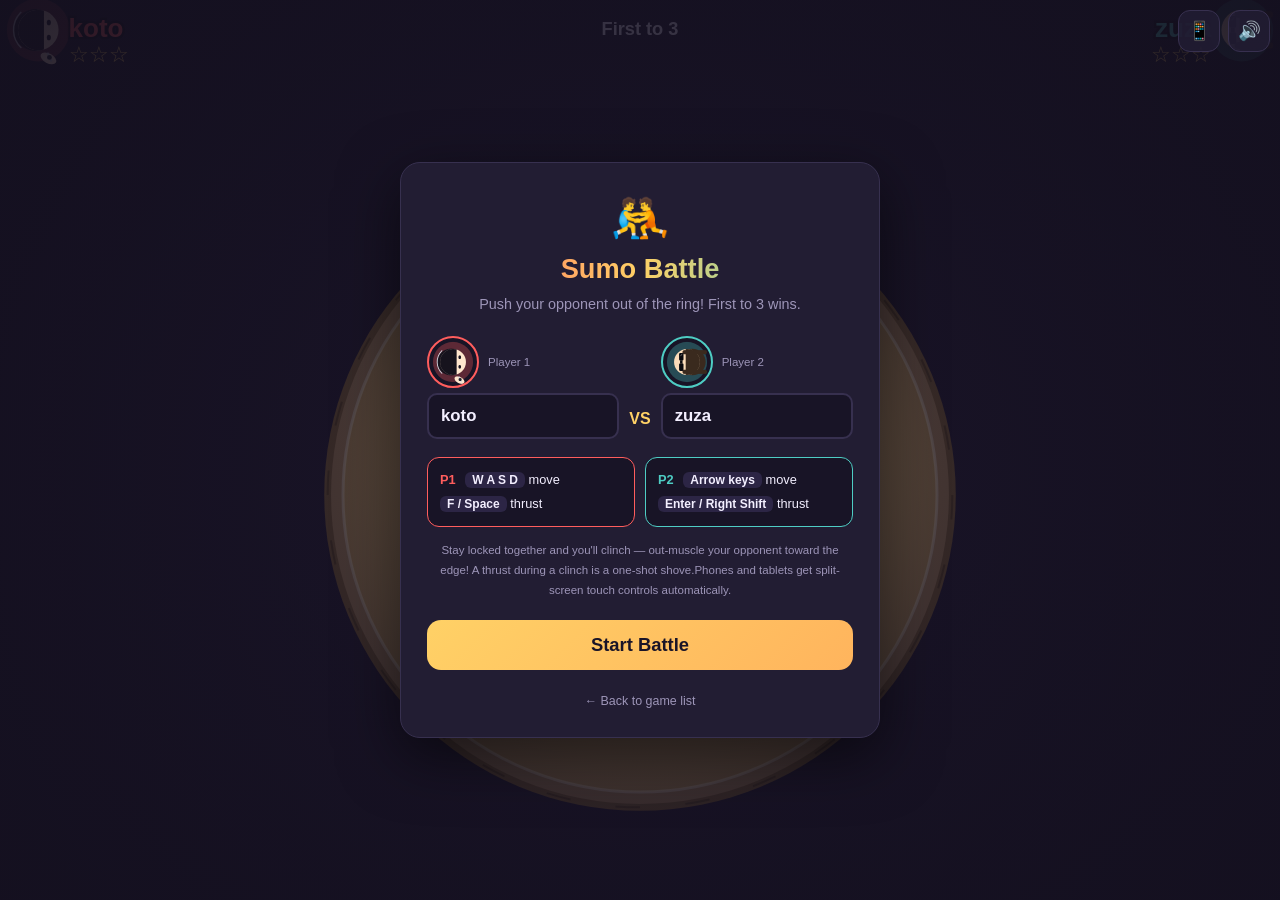
<file: games/sumo-battle/index.html>
<!DOCTYPE html>
<html lang="en">
<head>
<meta charset="UTF-8">
<meta name="viewport" content="width=device-width, initial-scale=1.0, maximum-scale=1.0, user-scalable=no, viewport-fit=cover">
<title>Sumo Battle | devin-games</title>
<link rel="stylesheet" href="style.css">
</head>
<body>
<canvas id="game"></canvas>

<!-- Start screen -->
<div id="startScreen" class="overlay">
  <div class="panel">
    <div class="emoji-title">🤼</div>
    <h1>Sumo Battle</h1>
    <p class="catch">Push your opponent out of the ring! First to 3 wins.</p>

    <div class="names">
      <div class="name-field p1">
        <div class="name-head">
          <canvas class="avatar" id="avatar1" width="96" height="96"></canvas>
          <label for="name1">Player 1</label>
        </div>
        <input id="name1" type="text" maxlength="12" value="koto" autocomplete="off">
      </div>
      <div class="vs">VS</div>
      <div class="name-field p2">
        <div class="name-head">
          <canvas class="avatar" id="avatar2" width="96" height="96"></canvas>
          <label for="name2">Player 2</label>
        </div>
        <input id="name2" type="text" maxlength="12" value="zuza" autocomplete="off">
      </div>
    </div>

    <div class="controls-grid">
      <div class="ctl p1">
        <span class="who">P1</span>
        <span class="keys">W A S D</span> move
        <span class="keys">F / Space</span> thrust
      </div>
      <div class="ctl p2">
        <span class="who">P2</span>
        <span class="keys">Arrow keys</span> move
        <span class="keys">Enter / Right Shift</span> thrust
      </div>
    </div>
    <p class="hint">Stay locked together and you'll clinch — out-muscle your opponent toward the edge! A thrust during a clinch is a one-shot shove.<br class="sp">Phones and tablets get split-screen touch controls automatically.</p>

    <button id="startBtn" class="big-btn">Start Battle</button>
    <a class="back" href="../../index.html">← Back to game list</a>
  </div>
</div>

<!-- Result screen -->
<div id="endScreen" class="overlay hidden">
  <div class="panel">
    <div class="emoji-title">🏆</div>
    <h1 id="winnerText"></h1>
    <p id="finalScore" class="catch"></p>
    <p id="loserNote" class="loser-note"></p>
    <button id="rematchBtn" class="big-btn">Rematch</button>
    <button id="renameBtn" class="sub-btn">Change Names & Rematch</button>
  </div>
</div>

<!-- Top-right toggles -->
<div id="cornerBtns">
  <button id="touchToggle" title="Toggle touch controls">📱</button>
  <button id="muteBtn" title="Sound on/off">🔊</button>
</div>

<script src="game.js"></script>

  <!-- Rotate-device overlay: games are designed for landscape -->
  <div id="rotate-overlay" aria-hidden="true">
    <div class="ro-box">
      <div class="ro-icon">&#x1F4F1;&#x21BB;</div>
      <p class="ro-msg">Please rotate your device<br><span>このゲームは横向きで遊んでね</span></p>
    </div>
  </div>
  <style>
    #rotate-overlay{display:none;position:fixed;inset:0;z-index:99999;
      background:#0b0b1a;color:#fff;text-align:center;
      align-items:center;justify-content:center}
    #rotate-overlay.show{display:flex}
    #rotate-overlay .ro-icon{font-size:64px;margin-bottom:18px;animation:ro-sway 1.4s ease-in-out infinite}
    #rotate-overlay .ro-msg{font-size:20px;font-weight:700;line-height:1.5}
    #rotate-overlay .ro-msg span{font-size:14px;font-weight:400;opacity:.7}
    @keyframes ro-sway{0%,100%{transform:rotate(-12deg)}50%{transform:rotate(12deg)}}
  </style>
  <script>
    (function(){
      var ov=document.getElementById('rotate-overlay');
      var touch=('ontouchstart' in window)||navigator.maxTouchPoints>0;
      function check(){
        var portrait=window.innerHeight>window.innerWidth;
        ov.classList.toggle('show', touch&&portrait);
      }
      check();
      window.addEventListener('resize',check);
      window.addEventListener('orientationchange',function(){setTimeout(check,300);});
    })();
  </script>
</body>
</html>
</file>
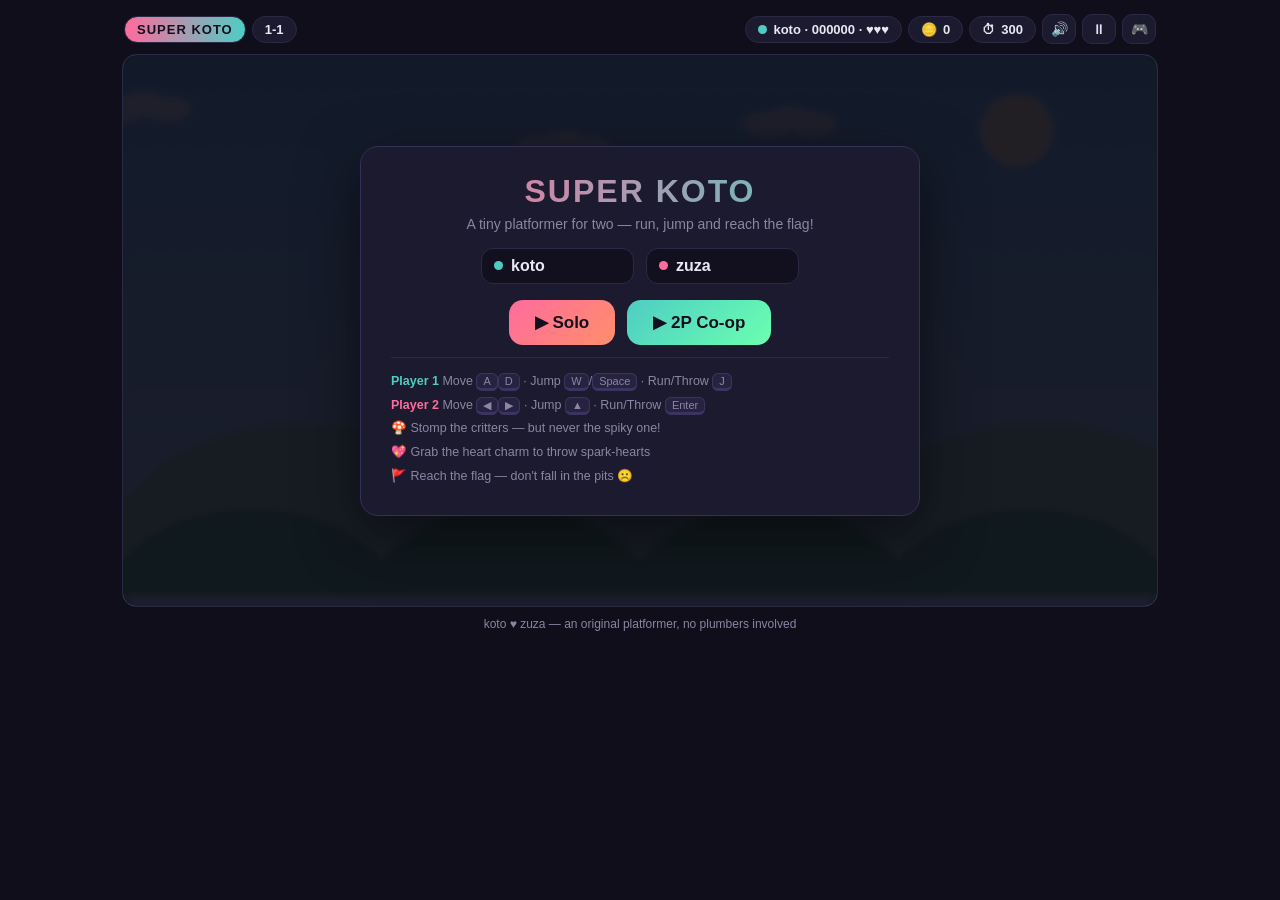
<file: games/super-koto/index.html>
<!DOCTYPE html>
<html lang="en">
<head>
<meta charset="UTF-8">
<meta name="viewport" content="width=device-width, initial-scale=1, maximum-scale=1, user-scalable=no">
<title>Super Koto — devin-games</title>
<link rel="stylesheet" href="style.css">
</head>
<body>
<div id="app">
  <header id="hud">
    <div class="hud-left">
      <span class="chip titlechip">SUPER KOTO</span>
      <span class="chip" id="hudWorld">1-1</span>
    </div>
    <div class="hud-right">
      <span class="chip p1chip"><span class="dot p1"></span><span id="hudP1">koto · 000000 · ♥3</span></span>
      <span class="chip p2chip hidden" id="chipP2"><span class="dot p2"></span><span id="hudP2">zuza · 000000 · ♥3</span></span>
      <span class="chip">🪙 <span id="hudCoins">0</span></span>
      <span class="chip">⏱ <span id="hudTime">300</span></span>
      <button id="btnMute" class="icobtn" title="Sound on/off">🔊</button>
      <button id="btnPause" class="icobtn" title="Pause">⏸</button>
      <button id="btnPads" class="icobtn" title="Show touch pads">🎮</button>
    </div>
  </header>

  <div id="stage">
    <canvas id="cv" width="960" height="512"></canvas>
    <div id="banner" class="hidden"></div>

    <div id="titleScreen" class="overlay">
      <div class="card">
        <h1>SUPER KOTO</h1>
        <p class="sub">A tiny platformer for two — run, jump and reach the flag!</p>
        <div class="names">
          <label><span class="dot p1"></span><input id="name1" value="koto" maxlength="10" autocomplete="off"></label>
          <label><span class="dot p2"></span><input id="name2" value="zuza" maxlength="10" autocomplete="off"></label>
        </div>
        <div id="modeRow" class="moderow">
          <button id="btnSolo" class="bigbtn">▶ Solo</button>
          <button id="btnCoop" class="bigbtn alt">▶ 2P Co-op</button>
        </div>
        <div id="charRow" class="charrow hidden">
          <button id="pickKoto" class="charcard">
            <canvas class="charprev" width="64" height="96"></canvas>
            <span>Play as <b id="pickName1">koto</b></span>
          </button>
          <button id="pickZuza" class="charcard">
            <canvas class="charprev" width="64" height="96"></canvas>
            <span>Play as <b id="pickName2">zuza</b></span>
          </button>
        </div>
        <div class="howto">
          <div><b class="c1">Player 1</b> Move <kbd>A</kbd><kbd>D</kbd> · Jump <kbd>W</kbd>/<kbd>Space</kbd> · Run/Throw <kbd>J</kbd></div>
          <div><b class="c2">Player 2</b> Move <kbd>◀</kbd><kbd>▶</kbd> · Jump <kbd>▲</kbd> · Run/Throw <kbd>Enter</kbd></div>
          <div>🍄 Stomp the critters — but never the spiky one!</div>
          <div>💖 Grab the heart charm to throw spark-hearts</div>
          <div>🚩 Reach the flag — don't fall in the pits ☹️</div>
        </div>
      </div>
    </div>

    <div id="cardScreen" class="overlay hidden">
      <div class="card">
        <h2 id="cardTitle">Level 1-1</h2>
        <p class="sub" id="cardSub"></p>
        <div id="cardBtns" class="moderow"></div>
      </div>
    </div>

    <div id="pauseScreen" class="overlay hidden">
      <div class="card">
        <h2>⏸ Paused</h2>
        <div class="moderow">
          <button id="btnResume" class="bigbtn">Resume</button>
        </div>
        <div class="moderow">
          <button id="btnRestart" class="midbtn">Restart Level</button>
          <button id="btnQuit" class="midbtn">Back to Title</button>
        </div>
      </div>
    </div>

    <div id="touchLayer" class="hidden">
      <div class="pad padL" id="padL">
        <div class="padrow">
          <button class="tbtn dir" data-p="0" data-k="l">◀</button>
          <button class="tbtn dir" data-p="0" data-k="r">▶</button>
        </div>
        <div class="padrow">
          <button class="tbtn act b" data-p="0" data-k="run">B</button>
          <button class="tbtn act a" data-p="0" data-k="j">A</button>
        </div>
      </div>
      <div class="pad padR" id="padR">
        <div class="padrow">
          <button class="tbtn dir" data-p="1" data-k="l">◀</button>
          <button class="tbtn dir" data-p="1" data-k="r">▶</button>
        </div>
        <div class="padrow">
          <button class="tbtn act b" data-p="1" data-k="run">B</button>
          <button class="tbtn act a" data-p="1" data-k="j">A</button>
        </div>
      </div>
    </div>
  </div>

  <footer id="foot">
    <span>koto ♥ zuza — an original platformer, no plumbers involved</span>
  </footer>
</div>
<script src="sprites.js"></script>
<script src="audio.js"></script>
<script src="levels.js"></script>
<script src="game.js"></script>

  <!-- Rotate-device overlay: games are designed for landscape -->
  <div id="rotate-overlay" aria-hidden="true">
    <div class="ro-box">
      <div class="ro-icon">&#x1F4F1;&#x21BB;</div>
      <p class="ro-msg">Please rotate your device<br><span>このゲームは横向きで遊んでね</span></p>
    </div>
  </div>
  <style>
    #rotate-overlay{display:none;position:fixed;inset:0;z-index:99999;
      background:#0b0b1a;color:#fff;text-align:center;
      align-items:center;justify-content:center}
    #rotate-overlay.show{display:flex}
    #rotate-overlay .ro-icon{font-size:64px;margin-bottom:18px;animation:ro-sway 1.4s ease-in-out infinite}
    #rotate-overlay .ro-msg{font-size:20px;font-weight:700;line-height:1.5}
    #rotate-overlay .ro-msg span{font-size:14px;font-weight:400;opacity:.7}
    @keyframes ro-sway{0%,100%{transform:rotate(-12deg)}50%{transform:rotate(12deg)}}
  </style>
  <script>
    (function(){
      var ov=document.getElementById('rotate-overlay');
      var touch=('ontouchstart' in window)||navigator.maxTouchPoints>0;
      function check(){
        var portrait=window.innerHeight>window.innerWidth;
        ov.classList.toggle('show', touch&&portrait);
      }
      check();
      window.addEventListener('resize',check);
      window.addEventListener('orientationchange',function(){setTimeout(check,300);});
    })();
  </script>
</body>
</html>
</file>
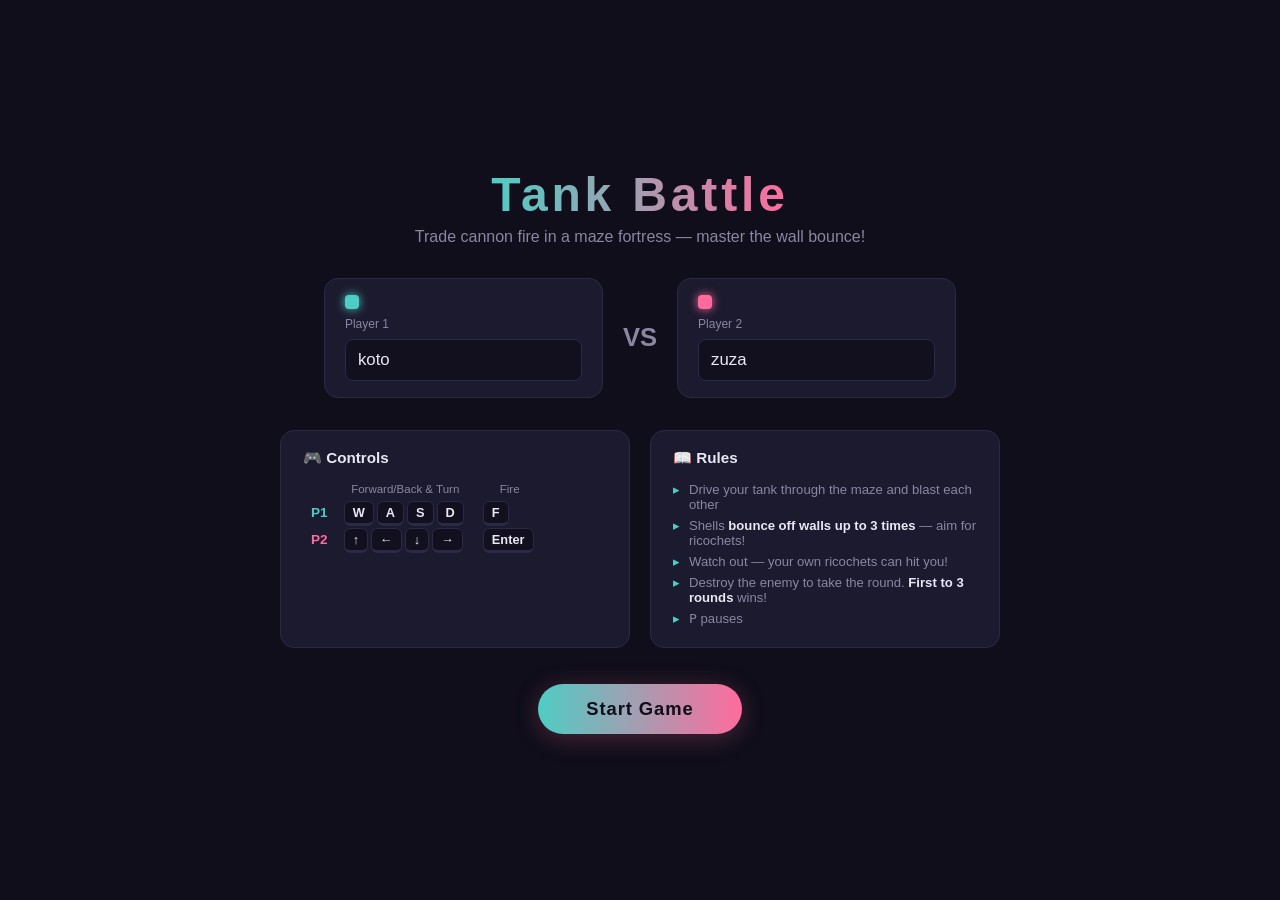
<file: games/tank-battle/index.html>
<!DOCTYPE html>
<html lang="en">
<head>
<meta charset="UTF-8">
<meta name="viewport" content="width=device-width, initial-scale=1.0, user-scalable=no">
<title>Tank Battle — devin-games</title>
<link rel="stylesheet" href="style.css">
</head>
<body>
  <div class="wrap">

    <!-- ============ Start screen ============ -->
    <section id="screen-start" class="screen">
      <h1 class="logo">Tank Battle</h1>
      <p class="tagline">Trade cannon fire in a maze fortress — master the wall bounce!</p>

      <div class="name-row">
        <div class="name-box p1">
          <span class="tank-dot"></span>
          <label for="name1">Player 1</label>
          <input id="name1" type="text" maxlength="10" placeholder="koto" value="koto" autocomplete="off">
        </div>
        <div class="vs">VS</div>
        <div class="name-box p2">
          <span class="tank-dot"></span>
          <label for="name2">Player 2</label>
          <input id="name2" type="text" maxlength="10" placeholder="zuza" value="zuza" autocomplete="off">
        </div>
      </div>

      <div class="rules">
        <div class="rule-col">
          <h3>🎮 Controls</h3>
          <table class="controls">
            <tr><th></th><th>Forward/Back & Turn</th><th>Fire</th></tr>
            <tr>
              <td class="p1t">P1</td>
              <td class="keys"><kbd>W</kbd><kbd>A</kbd><kbd>S</kbd><kbd>D</kbd></td>
              <td class="keys"><kbd>F</kbd></td>
            </tr>
            <tr>
              <td class="p2t">P2</td>
              <td class="keys"><kbd>↑</kbd><kbd>←</kbd><kbd>↓</kbd><kbd>→</kbd></td>
              <td class="keys"><kbd>Enter</kbd></td>
            </tr>
          </table>
        </div>
        <div class="rule-col">
          <h3>📖 Rules</h3>
          <ul>
            <li>Drive your tank through the maze and blast each other</li>
            <li>Shells <b>bounce off walls up to 3 times</b> — aim for ricochets!</li>
            <li>Watch out — your own ricochets can hit you!</li>
            <li>Destroy the enemy to take the round. <b>First to 3 rounds</b> wins!</li>
            <li><kbd>P</kbd> pauses</li>
            <li class="touch-only">📱 On touch devices, use the on-screen buttons</li>
          </ul>
        </div>
      </div>

      <button id="btn-start" class="big-btn">Start Game</button>
    </section>

    <!-- ============ Game screen ============ -->
    <section id="screen-game" class="screen hidden">
      <div class="hud">
        <div class="hud-side p1">
          <div class="hud-name p1t" id="hud-name1">P1</div>
          <div class="pips" id="pips1"></div>
          <div class="ammo" id="ammo1"></div>
        </div>
        <div class="hud-mid">
          <div class="round-label" id="round-label">ROUND 1</div>
        </div>
        <div class="hud-side p2">
          <div class="hud-name p2t" id="hud-name2">P2</div>
          <div class="pips" id="pips2"></div>
          <div class="ammo" id="ammo2"></div>
        </div>
      </div>

      <div class="canvas-holder">
        <canvas id="game" width="760" height="600"></canvas>

        <div id="touch-controls">
          <div class="tc-side tc-p1">
            <div class="tc-dpad">
              <button class="tc-btn tc-up"    data-p="0" data-dir="up"    aria-label="P1 forward">▲</button>
              <button class="tc-btn tc-left"  data-p="0" data-dir="left"  aria-label="P1 turn left">◀</button>
              <button class="tc-btn tc-right" data-p="0" data-dir="right" aria-label="P1 turn right">▶</button>
              <button class="tc-btn tc-down"  data-p="0" data-dir="down"  aria-label="P1 back">▼</button>
            </div>
            <button class="tc-fire p1b" data-p="0" data-fire aria-label="P1 fire">💥</button>
          </div>
          <div class="tc-side tc-p2">
            <button class="tc-fire p2b" data-p="1" data-fire aria-label="P2 fire">💥</button>
            <div class="tc-dpad">
              <button class="tc-btn tc-up"    data-p="1" data-dir="up"    aria-label="P2 forward">▲</button>
              <button class="tc-btn tc-left"  data-p="1" data-dir="left"  aria-label="P2 turn left">◀</button>
              <button class="tc-btn tc-right" data-p="1" data-dir="right" aria-label="P2 turn right">▶</button>
              <button class="tc-btn tc-down"  data-p="1" data-dir="down"  aria-label="P2 back">▼</button>
            </div>
          </div>
        </div>

        <div id="overlay" class="overlay hidden">
          <div id="overlay-main" class="overlay-main"></div>
          <div id="overlay-sub" class="overlay-sub"></div>
          <div id="overlay-btns" class="overlay-btns hidden">
            <button id="btn-replay" class="big-btn small">Play Again</button>
            <button id="btn-title" class="ghost-btn">Back to Title</button>
          </div>
        </div>
      </div>

      <div class="controls-hint">
        <span class="p1t">P1: <kbd>W</kbd><kbd>A</kbd><kbd>S</kbd><kbd>D</kbd> move / <kbd>F</kbd> fire</span>
        <span class="p2t">P2: Arrow keys move / <kbd>Enter</kbd> fire</span>
      </div>
    </section>

  </div>
  <script src="game.js"></script>

  <!-- Rotate-device overlay: games are designed for landscape -->
  <div id="rotate-overlay" aria-hidden="true">
    <div class="ro-box">
      <div class="ro-icon">&#x1F4F1;&#x21BB;</div>
      <p class="ro-msg">Please rotate your device<br><span>このゲームは横向きで遊んでね</span></p>
    </div>
  </div>
  <style>
    #rotate-overlay{display:none;position:fixed;inset:0;z-index:99999;
      background:#0b0b1a;color:#fff;text-align:center;
      align-items:center;justify-content:center}
    #rotate-overlay.show{display:flex}
    #rotate-overlay .ro-icon{font-size:64px;margin-bottom:18px;animation:ro-sway 1.4s ease-in-out infinite}
    #rotate-overlay .ro-msg{font-size:20px;font-weight:700;line-height:1.5}
    #rotate-overlay .ro-msg span{font-size:14px;font-weight:400;opacity:.7}
    @keyframes ro-sway{0%,100%{transform:rotate(-12deg)}50%{transform:rotate(12deg)}}
  </style>
  <script>
    (function(){
      var ov=document.getElementById('rotate-overlay');
      var touch=('ontouchstart' in window)||navigator.maxTouchPoints>0;
      function check(){
        var portrait=window.innerHeight>window.innerWidth;
        ov.classList.toggle('show', touch&&portrait);
      }
      check();
      window.addEventListener('resize',check);
      window.addEventListener('orientationchange',function(){setTimeout(check,300);});
    })();
  </script>
</body>
</html>
</file>
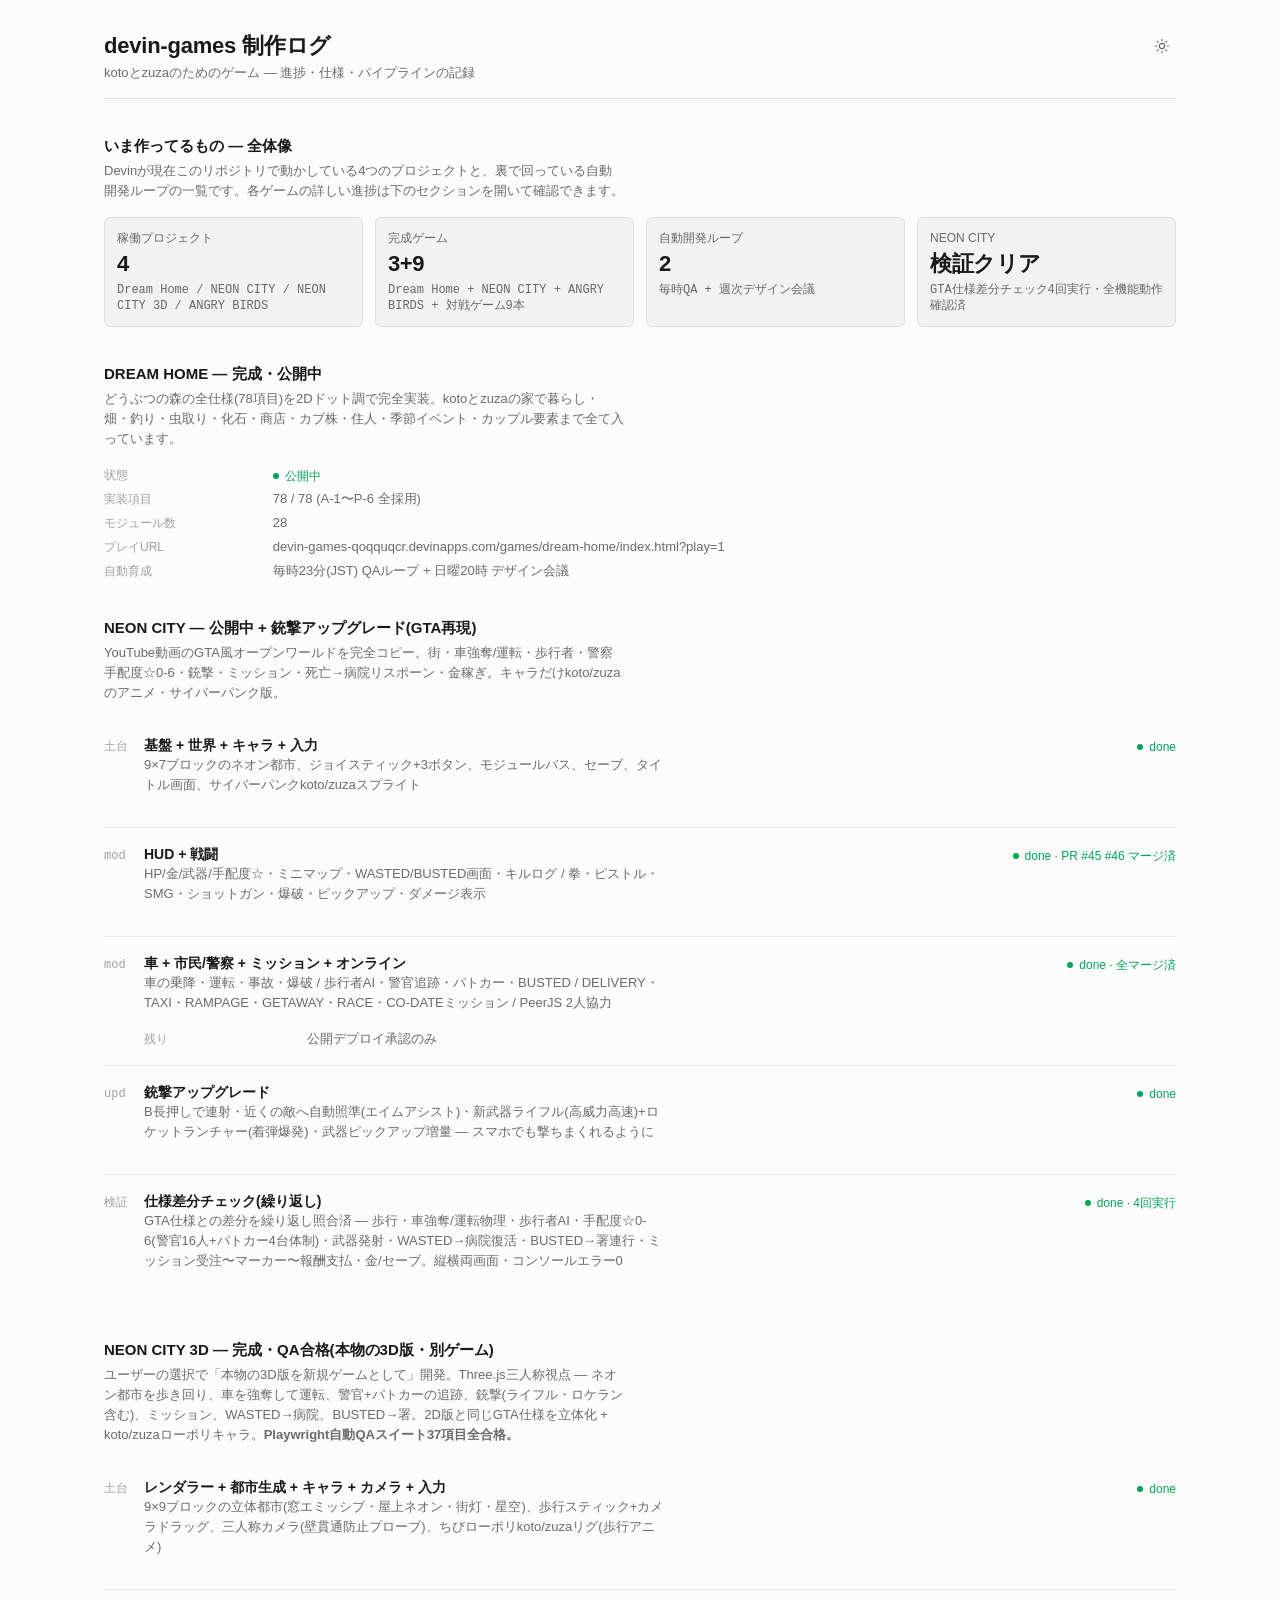
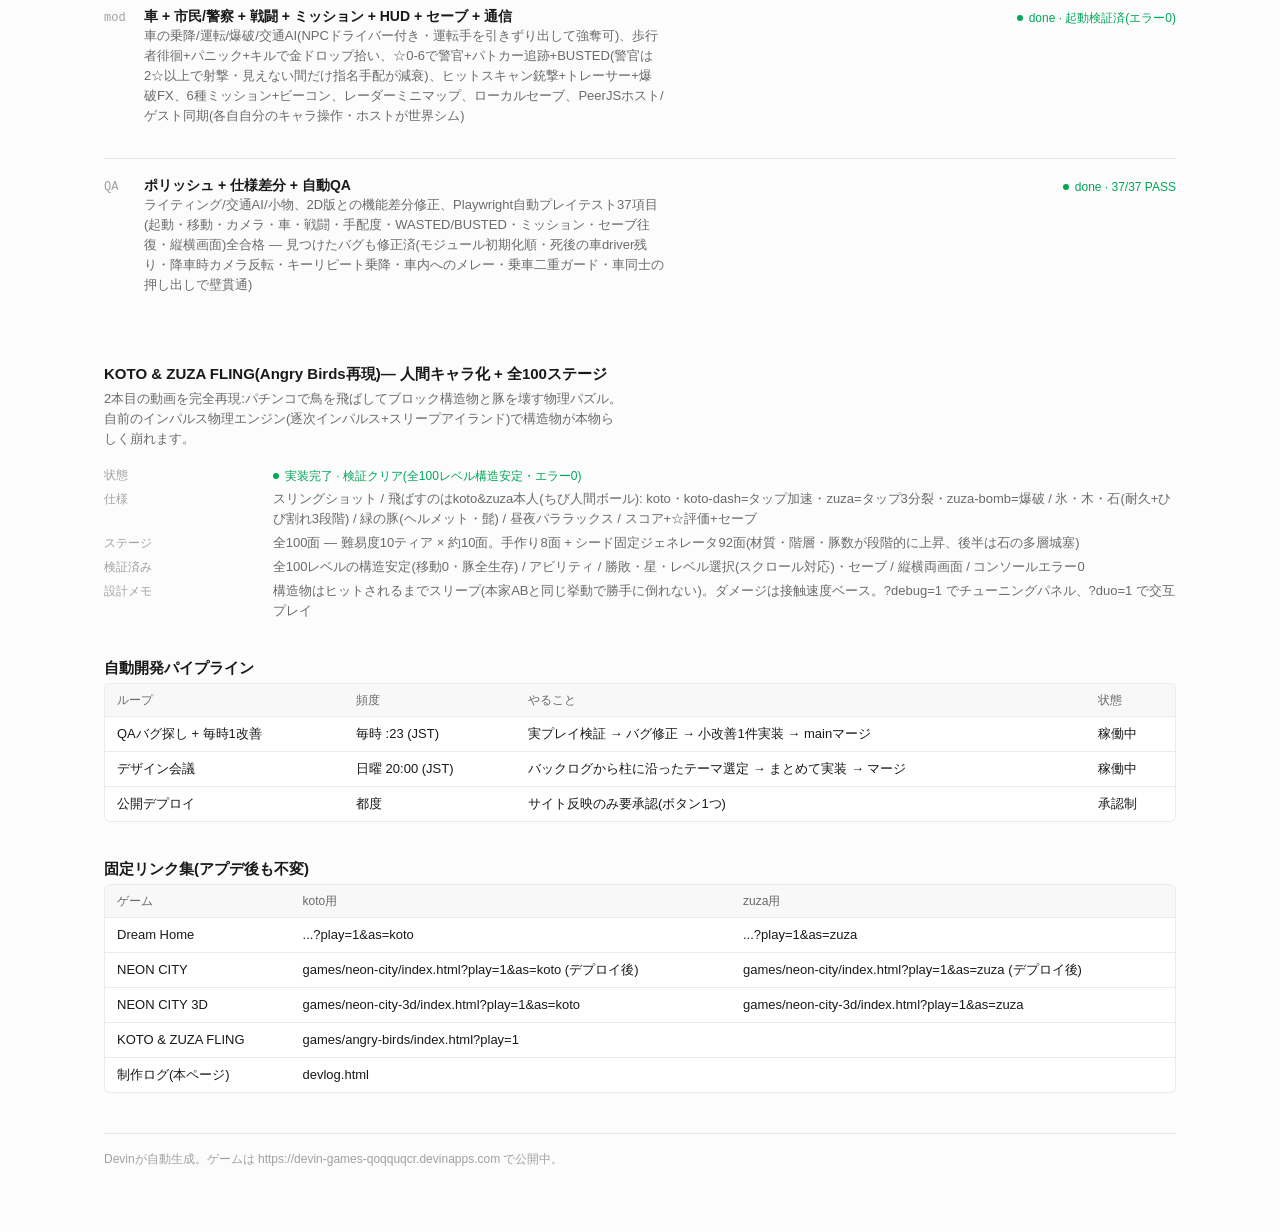
<file: devlog.html>
<!doctype html>
<html lang="en">
  <head>
    <meta charset="utf-8" />
    <meta name="viewport" content="width=device-width, initial-scale=1" />
    <meta name="generator" content="Devin artifact kit" />
    <title>devin-games 制作ログ</title>
    <style>
/* Devin artifact kit — self-contained styles for standalone HTML artifacts.
   Tokens are translated from the Devin product design system. Light is the
   default; dark is applied from `prefers-color-scheme` unless a host theme
   signal (`?theme=`, `data-theme`, or a `devin:theme` message) says otherwise. */

:root {
  color-scheme: light;

  --bg-page: 252 252 252;
  --bg-wash: 248 248 248;
  --bg-elevated: 255 255 255;
  --tint-tertiary: 0 0 0 / 0.04;
  --tint-secondary: 0 0 0 / 0.06;
  --tint-primary: 0 0 0 / 0.08;
  --text-primary: 25 25 25;
  --text-secondary: 25 25 25 / 0.64;
  --text-tertiary: 25 25 25 / 0.4;
  --text-accent: 49 124 255;
  --bg-accent: 49 124 255;
  --border-secondary: 0 0 0 / 0.08;
  --border-primary: 0 0 0 / 0.1;
  --text-green: 0 165 88;
  --text-orange: 245 142 58;
  --text-red: 245 59 58;
  --text-blue: 51 125 244;
  --text-purple: 149 108 222;
  --shadow-l1: 0 1px 2px rgb(0 0 0 / 0.06);
  --shadow-l2: 0 4px 12px rgb(0 0 0 / 0.08);

  --font-sans: Inter, -apple-system, BlinkMacSystemFont, "Segoe UI", Roboto,
    Helvetica, Arial, sans-serif;
  --font-mono: "SF Mono", "Roboto Mono", ui-monospace, monospace;
  --radius-sm: 4px;
  --radius: 6px;
  --radius-lg: 10px;
  --unit: 4px;
  --max-width: 1120px;
}

:root[data-theme="dark"] {
  color-scheme: dark;

  --bg-page: 20 20 20;
  --bg-wash: 25 25 25;
  --bg-elevated: 31 31 31;
  --tint-tertiary: 255 255 255 / 0.03;
  --tint-secondary: 255 255 255 / 0.05;
  --tint-primary: 255 255 255 / 0.08;
  --text-primary: 255 255 255 / 0.9;
  --text-secondary: 255 255 255 / 0.52;
  --text-tertiary: 255 255 255 / 0.4;
  --text-accent: 73 176 255;
  --bg-accent: 68 137 255;
  --border-secondary: 255 255 255 / 0.04;
  --border-primary: 255 255 255 / 0.08;
  --text-green: 0 236 126;
  --text-orange: 245 142 58;
  --text-red: 255 108 107;
  --text-blue: 92 154 255;
  --text-purple: 178 145 240;
  --shadow-l1: 0 1px 2px rgb(0 0 0 / 0.4);
  --shadow-l2: 0 4px 12px rgb(0 0 0 / 0.5);
}

@media (prefers-color-scheme: dark) {
  :root:not([data-theme]) {
    color-scheme: dark;

    --bg-page: 20 20 20;
    --bg-wash: 25 25 25;
    --bg-elevated: 31 31 31;
    --tint-tertiary: 255 255 255 / 0.03;
    --tint-secondary: 255 255 255 / 0.05;
    --tint-primary: 255 255 255 / 0.08;
    --text-primary: 255 255 255 / 0.9;
    --text-secondary: 255 255 255 / 0.52;
    --text-tertiary: 255 255 255 / 0.4;
    --text-accent: 73 176 255;
    --bg-accent: 68 137 255;
    --border-secondary: 255 255 255 / 0.04;
    --border-primary: 255 255 255 / 0.08;
    --text-green: 0 236 126;
    --text-orange: 245 142 58;
    --text-red: 255 108 107;
    --text-blue: 92 154 255;
    --text-purple: 178 145 240;
    --shadow-l1: 0 1px 2px rgb(0 0 0 / 0.4);
    --shadow-l2: 0 4px 12px rgb(0 0 0 / 0.5);
  }
}

*,
*::before,
*::after {
  box-sizing: border-box;
}

html {
  -webkit-text-size-adjust: 100%;
}

body {
  margin: 0;
  background: rgb(var(--bg-page));
  color: rgb(var(--text-primary));
  font-family: var(--font-sans);
  font-size: 14px;
  line-height: 20px;
  font-variant-numeric: tabular-nums;
}

:where(button, a, input, select, summary, [tabindex]):focus-visible {
  outline: 1px solid rgb(var(--bg-accent));
  outline-offset: 1px;
  border-radius: var(--radius-sm);
}

/* ---------- layout ---------- */

.a-shell {
  max-width: var(--max-width);
  margin: 0 auto;
  padding: calc(var(--unit) * 8) calc(var(--unit) * 6) calc(var(--unit) * 16);
}

.a-header {
  display: flex;
  flex-wrap: wrap;
  align-items: flex-start;
  justify-content: space-between;
  gap: calc(var(--unit) * 3);
  padding-bottom: calc(var(--unit) * 4);
  border-bottom: 1px solid rgb(var(--border-primary));
}

.a-header__title {
  margin: 0;
  font-size: 22px;
  line-height: 28px;
  font-weight: 600;
  letter-spacing: -0.01em;
}

.a-header__subtitle {
  margin: calc(var(--unit) * 1) 0 0;
  color: rgb(var(--text-secondary));
  font-size: 13px;
  line-height: 18px;
  max-width: 68ch;
}

.a-section {
  margin-top: calc(var(--unit) * 9);
}

.a-section__title {
  margin: 0 0 calc(var(--unit) * 1);
  font-size: 15px;
  line-height: 22px;
  font-weight: 600;
}

.a-section__note,
.a-prose {
  margin: 0 0 calc(var(--unit) * 4);
  color: rgb(var(--text-secondary));
  font-size: 13px;
  line-height: 20px;
  max-width: 72ch;
}

.a-grid {
  display: grid;
  gap: calc(var(--unit) * 3);
  grid-template-columns: repeat(auto-fit, minmax(220px, 1fr));
}

.a-grid--halves {
  grid-template-columns: repeat(auto-fit, minmax(320px, 1fr));
}

/* ---------- surfaces ---------- */

.a-panel {
  background: rgb(var(--bg-elevated));
  border: 1px solid rgb(var(--border-secondary));
  border-radius: var(--radius-lg);
  box-shadow: var(--shadow-l1);
  padding: calc(var(--unit) * 4);
}

.a-panel__head {
  display: flex;
  align-items: baseline;
  justify-content: space-between;
  gap: calc(var(--unit) * 2);
  margin-bottom: calc(var(--unit) * 3);
}

.a-panel__title {
  margin: 0;
  font-size: 13px;
  line-height: 18px;
  font-weight: 600;
}

.a-label {
  color: rgb(var(--text-tertiary));
  font-size: 12px;
  line-height: 16px;
  text-transform: none;
}

/* ---------- metrics ---------- */

.a-metric {
  background: rgb(var(--tint-tertiary));
  border: 1px solid rgb(var(--border-secondary));
  border-radius: var(--radius);
  padding: calc(var(--unit) * 3);
}

.a-metric__label {
  color: rgb(var(--text-secondary));
  font-size: 12px;
  line-height: 16px;
}

.a-metric__value {
  margin-top: calc(var(--unit) * 1);
  font-size: 22px;
  line-height: 28px;
  font-weight: 600;
  letter-spacing: -0.02em;
}

.a-metric__delta {
  margin-top: calc(var(--unit) * 1);
  font-family: var(--font-mono);
  font-size: 12px;
  line-height: 16px;
  color: rgb(var(--text-secondary));
}

.a-metric__delta[data-trend="up"] {
  color: rgb(var(--text-green));
}

.a-metric__delta[data-trend="down"] {
  color: rgb(var(--text-red));
}

/* ---------- status ---------- */

.a-status {
  display: inline-flex;
  align-items: center;
  gap: calc(var(--unit) * 1.5);
  font-size: 12px;
  line-height: 16px;
  color: rgb(var(--text-secondary));
  white-space: nowrap;
}

.a-status::before {
  content: "";
  width: 6px;
  height: 6px;
  border-radius: 50%;
  background: currentColor;
  flex: none;
}

.a-status[data-state="done"] {
  color: rgb(var(--text-green));
}

.a-status[data-state="active"] {
  color: rgb(var(--text-blue));
}

.a-status[data-state="at-risk"] {
  color: rgb(var(--text-orange));
}

.a-status[data-state="blocked"] {
  color: rgb(var(--text-red));
}

.a-status[data-state="planned"] {
  color: rgb(var(--text-tertiary));
}

/* ---------- tables ---------- */

.a-table-scroll {
  overflow-x: auto;
  border: 1px solid rgb(var(--border-secondary));
  border-radius: var(--radius);
  background: rgb(var(--bg-elevated));
}

.a-table {
  width: 100%;
  border-collapse: collapse;
  font-size: 13px;
  line-height: 18px;
}

.a-table th,
.a-table td {
  text-align: left;
  padding: calc(var(--unit) * 2) calc(var(--unit) * 3);
  border-bottom: 1px solid rgb(var(--border-secondary));
  vertical-align: top;
}

.a-table thead th {
  position: sticky;
  top: 0;
  background: rgb(var(--bg-wash));
  color: rgb(var(--text-secondary));
  font-weight: 500;
  font-size: 12px;
  line-height: 16px;
  z-index: 1;
}

.a-table tbody tr:last-child td {
  border-bottom: none;
}

.a-table tbody tr:hover td {
  background: rgb(var(--tint-tertiary));
}

.a-table td[data-numeric],
.a-table th[data-numeric] {
  text-align: right;
  font-family: var(--font-mono);
}

/* ---------- charts (inline SVG + CSS bars) ---------- */

.a-chart {
  display: block;
  width: 100%;
  height: auto;
  overflow: visible;
}

.a-chart__grid line {
  stroke: rgb(var(--border-primary));
  stroke-dasharray: 2 3;
}

.a-chart__axis text {
  fill: rgb(var(--text-tertiary));
  font-size: 10px;
  font-family: var(--font-mono);
}

.a-chart__series {
  fill: none;
  stroke-width: 1.5;
  stroke-linecap: round;
  stroke-linejoin: round;
}

.a-chart__point {
  stroke: rgb(var(--bg-elevated));
  stroke-width: 1.5;
}

.a-bars {
  display: grid;
  gap: calc(var(--unit) * 2);
  margin: 0;
}

.a-bars__row {
  display: grid;
  grid-template-columns: minmax(88px, 22%) 1fr auto;
  align-items: center;
  gap: calc(var(--unit) * 2);
  font-size: 13px;
}

.a-bars__track {
  height: 8px;
  border-radius: 999px;
  background: rgb(var(--tint-secondary));
  overflow: hidden;
}

.a-bars__fill {
  display: block;
  height: 100%;
  border-radius: 999px;
  background: rgb(var(--bg-accent));
}

.a-bars__value {
  font-family: var(--font-mono);
  font-size: 12px;
  color: rgb(var(--text-secondary));
}

.a-legend {
  display: flex;
  flex-wrap: wrap;
  gap: calc(var(--unit) * 3);
  margin: calc(var(--unit) * 3) 0 0;
  padding: 0;
  list-style: none;
  font-size: 12px;
  color: rgb(var(--text-secondary));
}

.a-legend li {
  display: flex;
  align-items: center;
  gap: calc(var(--unit) * 1.5);
}

.a-legend__swatch {
  width: 8px;
  height: 8px;
  border-radius: 2px;
  flex: none;
}

/* Series colors stay stable across themes so legends keep meaning. */
.a-series-1 {
  --series: 49 124 255;
}
.a-series-2 {
  --series: 0 165 88;
}
.a-series-3 {
  --series: 149 108 222;
}
.a-series-4 {
  --series: 245 142 58;
}

.a-chart__series.a-series-1,
.a-chart__series.a-series-2,
.a-chart__series.a-series-3,
.a-chart__series.a-series-4 {
  stroke: rgb(var(--series));
}

.a-chart__point.a-series-1,
.a-chart__point.a-series-2,
.a-chart__point.a-series-3,
.a-chart__point.a-series-4 {
  fill: rgb(var(--series));
}

.a-series-1 .a-legend__swatch,
.a-series-2 .a-legend__swatch,
.a-series-3 .a-legend__swatch,
.a-series-4 .a-legend__swatch {
  background: rgb(var(--series));
}

.a-chart__bar.a-series-1,
.a-chart__bar.a-series-2,
.a-chart__bar.a-series-3,
.a-chart__bar.a-series-4 {
  fill: rgb(var(--series));
}

/* Dimming the rest of the plot reads as "this is the value you asked for"
   without moving anything, which keeps the highlight legible under
   reduced motion. */
.a-chart__bar,
.a-chart__point,
.a-chart__series {
  transition: opacity 120ms ease;
}

.a-chart__plot:has([data-a-active]) .a-chart__bar:not([data-a-active]) {
  opacity: 0.45;
}

.a-chart__point[data-a-active] {
  r: 4.25;
}

.a-chart__crosshair {
  stroke: rgb(var(--border-primary));
  stroke-width: 1;
  pointer-events: none;
}

.a-chart__band {
  fill: transparent;
  /* Vertical scrolling must still work when a finger lands on the plot. */
  touch-action: pan-y;
}

.a-chart__band[data-a-active] {
  fill: rgb(var(--tint-secondary));
}

.a-chart__band:focus-visible {
  outline: 1px solid rgb(var(--bg-accent));
  outline-offset: -2px;
}

.a-chart {
  touch-action: pan-y;
}

/* Shown in place of the plot when a filter leaves the source table empty. */
.a-chart__empty {
  margin: 0 0 calc(var(--unit) * 3);
  padding: calc(var(--unit) * 6) 0;
  border: 1px dashed rgb(var(--border-secondary));
  border-radius: var(--radius);
  color: rgb(var(--text-secondary));
  font-size: 13px;
  text-align: center;
}

/* ---------- tooltip ---------- */

.a-tip {
  position: fixed;
  top: 0;
  left: 0;
  z-index: 40;
  min-width: 120px;
  max-width: 260px;
  padding: calc(var(--unit) * 2) calc(var(--unit) * 2.5);
  border: 1px solid rgb(var(--border-secondary));
  border-radius: var(--radius);
  background: rgb(var(--bg-elevated));
  box-shadow: var(--shadow-l2);
  color: rgb(var(--text-primary));
  font-size: 12px;
  line-height: 16px;
  pointer-events: none;
}

.a-tip__title {
  margin-bottom: var(--unit);
  font-weight: 600;
  color: rgb(var(--text-primary));
}

.a-tip__text {
  color: rgb(var(--text-secondary));
}

.a-tip__row {
  display: flex;
  align-items: center;
  gap: calc(var(--unit) * 1.5);
  white-space: nowrap;
}

.a-tip__swatch {
  width: 8px;
  height: 8px;
  flex: none;
  border-radius: 2px;
  background: rgb(var(--series, var(--bg-accent)));
}

.a-tip__name {
  color: rgb(var(--text-secondary));
}

.a-tip__value {
  margin-left: auto;
  padding-left: calc(var(--unit) * 2);
  font-family: var(--font-mono);
  font-variant-numeric: tabular-nums;
}

/* ---------- controls: tabs, filters, toggles ---------- */

.a-toolbar {
  display: flex;
  flex-wrap: wrap;
  align-items: center;
  gap: calc(var(--unit) * 2);
  margin-bottom: calc(var(--unit) * 4);
}

.a-tabs {
  display: flex;
  gap: calc(var(--unit) * 1);
  padding: 2px;
  background: rgb(var(--tint-tertiary));
  border: 1px solid rgb(var(--border-secondary));
  border-radius: var(--radius);
}

.a-btn {
  appearance: none;
  border: 1px solid transparent;
  background: transparent;
  color: rgb(var(--text-secondary));
  font: inherit;
  font-size: 13px;
  padding: calc(var(--unit) * 1) calc(var(--unit) * 2.5);
  border-radius: var(--radius-sm);
  cursor: pointer;
}

.a-btn:hover {
  background: rgb(var(--tint-secondary));
  color: rgb(var(--text-primary));
}

.a-btn[aria-selected="true"],
.a-btn[aria-pressed="true"] {
  background: rgb(var(--bg-elevated));
  border-color: rgb(var(--border-primary));
  color: rgb(var(--text-primary));
  box-shadow: var(--shadow-l1);
}

.a-btn--outline {
  border-color: rgb(var(--border-primary));
  background: rgb(var(--bg-elevated));
}

.a-btn--icon {
  display: inline-grid;
  flex: 0 0 auto;
  width: 28px;
  height: 28px;
  padding: 0;
  place-items: center;
}

.a-theme-icon {
  width: 16px;
  height: 16px;
  fill: none;
  stroke: currentColor;
  stroke-width: 1.75;
  stroke-linecap: round;
  stroke-linejoin: round;
}

.a-theme-icon--moon {
  display: none;
}

:root[data-theme="dark"] .a-theme-icon--sun {
  display: none;
}

:root[data-theme="dark"] .a-theme-icon--moon {
  display: block;
}

@media (prefers-color-scheme: dark) {
  :root:not([data-theme]) .a-theme-icon--sun {
    display: none;
  }

  :root:not([data-theme]) .a-theme-icon--moon {
    display: block;
  }
}

.a-select {
  appearance: none;
  font: inherit;
  font-size: 13px;
  color: rgb(var(--text-primary));
  background: rgb(var(--bg-elevated));
  border: 1px solid rgb(var(--border-primary));
  border-radius: var(--radius-sm);
  padding: calc(var(--unit) * 1) calc(var(--unit) * 2);
}

[hidden] {
  display: none !important;
}

/* ---------- diagram ---------- */

.a-diagram {
  position: relative;
  background: rgb(var(--bg-wash));
  border: 1px solid rgb(var(--border-secondary));
  border-radius: var(--radius-lg);
  overflow: hidden;
}

.a-diagram__canvas {
  display: block;
  width: 100%;
  height: auto;
  touch-action: none;
  cursor: grab;
}

.a-diagram__canvas:active {
  cursor: grabbing;
}

.a-group rect {
  fill: rgb(var(--tint-tertiary));
  stroke: rgb(var(--border-primary));
  stroke-dasharray: 4 4;
  rx: 10;
}

.a-group text {
  fill: rgb(var(--text-tertiary));
  font-size: 10px;
  font-family: var(--font-mono);
}

.a-node rect {
  fill: rgb(var(--bg-elevated));
  stroke: rgb(var(--border-primary));
  rx: 8;
}

.a-node__title {
  fill: rgb(var(--text-primary));
  font-size: 12px;
  font-weight: 600;
}

.a-node__sub {
  fill: rgb(var(--text-secondary));
  font-size: 10px;
  font-family: var(--font-mono);
}

.a-node {
  cursor: pointer;
}

.a-node:hover rect,
.a-node:focus-visible rect {
  stroke: rgb(var(--bg-accent));
}

.a-node[aria-current="true"] rect {
  stroke: rgb(var(--bg-accent));
  stroke-width: 2;
}

.a-edge {
  fill: none;
  stroke: rgb(var(--text-tertiary));
  stroke-width: 1.25;
}

.a-edge--dim {
  stroke: rgb(var(--border-primary));
}

.a-edge__label {
  fill: rgb(var(--text-tertiary));
  font-size: 10px;
  font-family: var(--font-mono);
}

.a-inspector {
  border-top: 1px solid rgb(var(--border-secondary));
  background: rgb(var(--bg-elevated));
  padding: calc(var(--unit) * 3) calc(var(--unit) * 4);
  font-size: 13px;
  line-height: 20px;
}

.a-inspector__title {
  margin: 0 0 calc(var(--unit) * 1);
  font-size: 13px;
  font-weight: 600;
}

/* ---------- plan / process ---------- */

.a-phase {
  display: grid;
  grid-template-columns: 28px 1fr;
  gap: calc(var(--unit) * 3);
  padding: calc(var(--unit) * 4) 0;
  border-bottom: 1px solid rgb(var(--border-secondary));
}

.a-phase:last-child {
  border-bottom: none;
}

.a-phase__index {
  font-family: var(--font-mono);
  font-size: 12px;
  color: rgb(var(--text-tertiary));
  padding-top: 2px;
}

.a-phase__head {
  display: flex;
  flex-wrap: wrap;
  align-items: baseline;
  gap: calc(var(--unit) * 2);
  justify-content: space-between;
}

.a-phase__title {
  margin: 0;
  font-size: 14px;
  line-height: 20px;
  font-weight: 600;
}

.a-meta-list {
  display: grid;
  gap: calc(var(--unit) * 1);
  margin: calc(var(--unit) * 2) 0 0;
  padding: 0;
  list-style: none;
  font-size: 13px;
  color: rgb(var(--text-secondary));
}

.a-meta-list li,
.a-meta-list > div {
  display: grid;
  grid-template-columns: minmax(96px, 15%) 1fr;
  gap: calc(var(--unit) * 2);
}

.a-meta-list dt,
.a-meta-list .a-meta-list__key {
  color: rgb(var(--text-tertiary));
  font-size: 12px;
}

.a-meta-list dd {
  margin: 0;
}

.a-timeline {
  display: grid;
  gap: calc(var(--unit) * 1);
  margin: 0;
  font-size: 12px;
}

.a-timeline__row {
  display: grid;
  grid-template-columns: minmax(120px, 20%) 1fr;
  align-items: center;
  gap: calc(var(--unit) * 2);
}

.a-timeline__track {
  position: relative;
  height: 10px;
  background: rgb(var(--tint-tertiary));
  border-radius: var(--radius-sm);
}

.a-timeline__span {
  position: absolute;
  top: 0;
  bottom: 0;
  border-radius: var(--radius-sm);
  background: rgb(var(--bg-accent) / 0.75);
}

.a-timeline__span[data-state="at-risk"] {
  background: rgb(var(--text-orange) / 0.75);
}

.a-timeline__span[data-state="done"] {
  background: rgb(var(--text-green) / 0.7);
}

.a-timeline__scale {
  display: grid;
  grid-auto-flow: column;
  grid-auto-columns: 1fr;
  color: rgb(var(--text-tertiary));
  font-family: var(--font-mono);
  font-size: 10px;
}

.a-callout {
  border: 1px solid rgb(var(--border-secondary));
  border-left: 2px solid rgb(var(--text-orange));
  border-radius: var(--radius-sm);
  background: rgb(var(--tint-tertiary));
  padding: calc(var(--unit) * 3);
  font-size: 13px;
  line-height: 20px;
}

.a-callout--decision {
  border-left-color: rgb(var(--bg-accent));
}

.a-callout--risk {
  border-left-color: rgb(var(--text-red));
}

.a-callout__title {
  margin: 0 0 calc(var(--unit) * 1);
  font-size: 13px;
  font-weight: 600;
}

details.a-disclosure {
  border-top: 1px solid rgb(var(--border-secondary));
  padding: calc(var(--unit) * 2) 0;
}

details.a-disclosure > summary {
  cursor: pointer;
  font-size: 13px;
  color: rgb(var(--text-secondary));
  list-style: none;
}

details.a-disclosure > summary::marker,
details.a-disclosure > summary::-webkit-details-marker {
  display: none;
}

details.a-disclosure > summary::before {
  content: "+ ";
  font-family: var(--font-mono);
}

details.a-disclosure[open] > summary::before {
  content: "− ";
}

/* ---------- empty and error states ---------- */

.a-empty,
.a-error {
  border: 1px dashed rgb(var(--border-primary));
  border-radius: var(--radius);
  padding: calc(var(--unit) * 6);
  text-align: center;
  color: rgb(var(--text-secondary));
  font-size: 13px;
  line-height: 20px;
}

.a-error {
  border-style: solid;
  border-color: rgb(var(--text-red) / 0.4);
  color: rgb(var(--text-primary));
  text-align: left;
}

.a-error__title {
  margin: 0 0 calc(var(--unit) * 1);
  font-size: 13px;
  font-weight: 600;
  color: rgb(var(--text-red));
}

.a-footnote {
  margin-top: calc(var(--unit) * 10);
  padding-top: calc(var(--unit) * 4);
  border-top: 1px solid rgb(var(--border-secondary));
  color: rgb(var(--text-tertiary));
  font-size: 12px;
  line-height: 18px;
}

.a-visually-hidden {
  position: absolute;
  width: 1px;
  height: 1px;
  overflow: hidden;
  clip: rect(0 0 0 0);
  white-space: nowrap;
}

/* ---------- responsive ---------- */

@media (max-width: 640px) {
  .a-shell {
    padding: calc(var(--unit) * 5) calc(var(--unit) * 4)
      calc(var(--unit) * 12);
  }

  .a-header__title {
    font-size: 18px;
    line-height: 24px;
  }

  .a-bars__row,
  .a-timeline__row,
  .a-meta-list li,
  .a-meta-list > div {
    grid-template-columns: 1fr;
    gap: calc(var(--unit) * 1);
  }

  .a-phase {
    grid-template-columns: 1fr;
  }

  .a-phase__index {
    padding-top: 0;
  }

  .a-toolbar {
    align-items: stretch;
  }

  .a-tabs {
    overflow-x: auto;
  }
}

/* ---------- motion ---------- */

@media (prefers-reduced-motion: reduce) {
  *,
  *::before,
  *::after {
    animation-duration: 0.01ms !important;
    animation-iteration-count: 1 !important;
    transition-duration: 0.01ms !important;
    scroll-behavior: auto !important;
  }
}

/* ---------- print / export ---------- */

@media print {
  :root[data-theme],
  :root:not([data-theme]) {
    color-scheme: light only;
    --bg-page: 252 252 252;
    --bg-wash: 248 248 248;
    --bg-elevated: 255 255 255;
    --tint-tertiary: 0 0 0 / 0.04;
    --tint-secondary: 0 0 0 / 0.06;
    --tint-primary: 0 0 0 / 0.08;
    --text-primary: 25 25 25;
    --text-secondary: 25 25 25 / 0.64;
    --text-tertiary: 25 25 25 / 0.4;
    --text-accent: 49 124 255;
    --bg-accent: 49 124 255;
    --border-secondary: 0 0 0 / 0.08;
    --border-primary: 0 0 0 / 0.1;
    --text-green: 0 165 88;
    --text-orange: 245 142 58;
    --text-red: 245 59 58;
    --text-blue: 51 125 244;
    --text-purple: 149 108 222;
    --shadow-l1: none;
    --shadow-l2: none;
  }

  body {
    background: #fff;
    color: #111;
  }

  .a-no-print,
  .a-toolbar,
  .a-diagram__hint {
    display: none !important;
  }

  .a-panel,
  .a-table-scroll,
  .a-diagram {
    box-shadow: none;
    break-inside: avoid;
  }

  .a-section {
    break-inside: avoid;
    margin-top: 24px;
  }

  [hidden].a-print-reveal {
    display: revert !important;
  }
}
    </style>
  </head>
  <body>
    <main class="a-shell">
      <header class="a-header">
        <div>
          <h1 class="a-header__title">devin-games 制作ログ</h1>
          <p class="a-header__subtitle">kotoとzuzaのためのゲーム — 進捗・仕様・パイプラインの記録</p>
        </div>
        <button
          type="button"
          class="a-btn a-btn--icon a-no-print"
          data-a-theme-toggle
          aria-label="Switch to dark mode"
          title="Switch to dark mode"
        >
          <svg
            class="a-theme-icon a-theme-icon--moon"
            aria-hidden="true"
            viewBox="0 0 24 24"
          >
            <path d="M21 12.8A9 9 0 1 1 11.2 3 7 7 0 0 0 21 12.8Z" />
          </svg>
          <svg
            class="a-theme-icon a-theme-icon--sun"
            aria-hidden="true"
            viewBox="0 0 24 24"
          >
            <circle cx="12" cy="12" r="4" />
            <path
              d="M12 2v2M12 20v2M4.9 4.9l1.4 1.4M17.7 17.7l1.4 1.4M2 12h2M20 12h2M4.9 19.1l1.4-1.4M17.7 6.3l1.4-1.4"
            />
          </svg>
        </button>
      </header>

      <section
        class="a-section a-error"
        data-a-error
        role="alert"
        aria-live="polite"
        hidden
      >
        <p class="a-error__title">Something in this artifact failed to run</p>
        <p>
          The content below is still readable, but an interactive control may
          not respond.
          <span data-a-error-detail></span>
        </p>
      </section>

<div class="a-section">
  <h2 class="a-section__title">いま作ってるもの — 全体像</h2>
  <p class="a-prose">Devinが現在このリポジトリで動かしている4つのプロジェクトと、裏で回っている自動開発ループの一覧です。各ゲームの詳しい進捗は下のセクションを開いて確認できます。</p>
  <div class="a-grid">
    <div class="a-metric"><div class="a-metric__label">稼働プロジェクト</div><div class="a-metric__value">4</div><div class="a-metric__delta">Dream Home / NEON CITY / NEON CITY 3D / ANGRY BIRDS</div></div>
    <div class="a-metric"><div class="a-metric__label">完成ゲーム</div><div class="a-metric__value">3+9</div><div class="a-metric__delta">Dream Home + NEON CITY + ANGRY BIRDS + 対戦ゲーム9本</div></div>
    <div class="a-metric"><div class="a-metric__label">自動開発ループ</div><div class="a-metric__value">2</div><div class="a-metric__delta">毎時QA + 週次デザイン会議</div></div>
    <div class="a-metric"><div class="a-metric__label">NEON CITY</div><div class="a-metric__value">検証クリア</div><div class="a-metric__delta">GTA仕様差分チェック4回実行・全機能動作確認済</div></div>
  </div>
</div>

<div class="a-section">
  <h2 class="a-section__title">DREAM HOME — 完成・公開中</h2>
  <p class="a-prose">どうぶつの森の全仕様(78項目)を2Dドット調で完全実装。kotoとzuzaの家で暮らし・畑・釣り・虫取り・化石・商店・カブ株・住人・季節イベント・カップル要素まで全て入っています。</p>
  <dl class="a-meta-list">
    <div><dt>状態</dt><dd><span class="a-status" data-state="done">公開中</span></dd></div>
    <div><dt>実装項目</dt><dd>78 / 78 (A-1〜P-6 全採用)</dd></div>
    <div><dt>モジュール数</dt><dd>28</dd></div>
    <div><dt>プレイURL</dt><dd>devin-games-qoqquqcr.devinapps.com/games/dream-home/index.html?play=1</dd></div>
    <div><dt>自動育成</dt><dd>毎時23分(JST) QAループ + 日曜20時 デザイン会議</dd></div>
  </dl>
</div>

<div class="a-section">
  <h2 class="a-section__title">NEON CITY — 公開中 + 銃撃アップグレード(GTA再現)</h2>
  <p class="a-prose">YouTube動画のGTA風オープンワールドを完全コピー。街・車強奪/運転・歩行者・警察手配度☆0-6・銃撃・ミッション・死亡→病院リスポーン・金稼ぎ。キャラだけkoto/zuzaのアニメ・サイバーパンク版。</p>
  <article class="a-phase">
    <div class="a-phase__index">土台</div>
    <div>
      <div class="a-phase__head"><h3 class="a-phase__title">基盤 + 世界 + キャラ + 入力</h3><span class="a-status" data-state="done">done</span></div>
      <p class="a-prose">9×7ブロックのネオン都市、ジョイスティック+3ボタン、モジュールバス、セーブ、タイトル画面、サイバーパンクkoto/zuzaスプライト</p>
    </div>
  </article>
  <article class="a-phase">
    <div class="a-phase__index">mod</div>
    <div>
      <div class="a-phase__head"><h3 class="a-phase__title">HUD + 戦闘</h3><span class="a-status" data-state="done">done · PR #45 #46 マージ済</span></div>
      <p class="a-prose">HP/金/武器/手配度☆・ミニマップ・WASTED/BUSTED画面・キルログ / 拳・ピストル・SMG・ショットガン・爆破・ピックアップ・ダメージ表示</p>
    </div>
  </article>
  <article class="a-phase">
    <div class="a-phase__index">mod</div>
    <div>
      <div class="a-phase__head"><h3 class="a-phase__title">車 + 市民/警察 + ミッション + オンライン</h3><span class="a-status" data-state="done">done · 全マージ済</span></div>
      <p class="a-prose">車の乗降・運転・事故・爆破 / 歩行者AI・警官追跡・パトカー・BUSTED / DELIVERY・TAXI・RAMPAGE・GETAWAY・RACE・CO-DATEミッション / PeerJS 2人協力</p>
      <dl class="a-meta-list"><div><dt>残り</dt><dd>公開デプロイ承認のみ</dd></div></dl>
    </div>
  </article>
  <article class="a-phase">
    <div class="a-phase__index">upd</div>
    <div>
      <div class="a-phase__head"><h3 class="a-phase__title">銃撃アップグレード</h3><span class="a-status" data-state="done">done</span></div>
      <p class="a-prose">B長押しで連射・近くの敵へ自動照準(エイムアシスト)・新武器ライフル(高威力高速)+ロケットランチャー(着弾爆発)・武器ピックアップ増量 — スマホでも撃ちまくれるように</p>
    </div>
  </article>
  <article class="a-phase">
    <div class="a-phase__index">検証</div>
    <div>
      <div class="a-phase__head"><h3 class="a-phase__title">仕様差分チェック(繰り返し)</h3><span class="a-status" data-state="done">done · 4回実行</span></div>
      <p class="a-prose">GTA仕様との差分を繰り返し照合済 — 歩行・車強奪/運転物理・歩行者AI・手配度☆0-6(警官16人+パトカー4台体制)・武器発射・WASTED→病院復活・BUSTED→署連行・ミッション受注〜マーカー〜報酬支払・金/セーブ。縦横両画面・コンソールエラー0</p>
    </div>
  </article>
</div>

<div class="a-section">
  <h2 class="a-section__title">NEON CITY 3D — 完成・QA合格(本物の3D版・別ゲーム)</h2>
  <p class="a-prose">ユーザーの選択で「本物の3D版を新規ゲームとして」開発。Three.js三人称視点 — ネオン都市を歩き回り、車を強奪して運転、警官+パトカーの追跡、銃撃(ライフル・ロケラン含む)、ミッション、WASTED→病院、BUSTED→署。2D版と同じGTA仕様を立体化 + koto/zuzaローポリキャラ。<strong>Playwright自動QAスイート37項目全合格。</strong></p>
  <article class="a-phase">
    <div class="a-phase__index">土台</div>
    <div>
      <div class="a-phase__head"><h3 class="a-phase__title">レンダラー + 都市生成 + キャラ + カメラ + 入力</h3><span class="a-status" data-state="done">done</span></div>
      <p class="a-prose">9×9ブロックの立体都市(窓エミッシブ・屋上ネオン・街灯・星空)、歩行スティック+カメラドラッグ、三人称カメラ(壁貫通防止プローブ)、ちびローポリkoto/zuzaリグ(歩行アニメ)</p>
    </div>
  </article>
  <article class="a-phase">
    <div class="a-phase__index">mod</div>
    <div>
      <div class="a-phase__head"><h3 class="a-phase__title">車 + 市民/警察 + 戦闘 + ミッション + HUD + セーブ + 通信</h3><span class="a-status" data-state="done">done · 起動検証済(エラー0)</span></div>
      <p class="a-prose">車の乗降/運転/爆破/交通AI(NPCドライバー付き・運転手を引きずり出して強奪可)、歩行者徘徊+パニック+キルで金ドロップ拾い、☆0-6で警官+パトカー追跡+BUSTED(警官は2☆以上で射撃・見えない間だけ指名手配が減衰)、ヒットスキャン銃撃+トレーサー+爆破FX、6種ミッション+ビーコン、レーダーミニマップ、ローカルセーブ、PeerJSホスト/ゲスト同期(各自自分のキャラ操作・ホストが世界シム)</p>
    </div>
  </article>
  <article class="a-phase">
    <div class="a-phase__index">QA</div>
    <div>
      <div class="a-phase__head"><h3 class="a-phase__title">ポリッシュ + 仕様差分 + 自動QA</h3><span class="a-status" data-state="done">done · 37/37 PASS</span></div>
      <p class="a-prose">ライティング/交通AI/小物、2D版との機能差分修正、Playwright自動プレイテスト37項目(起動・移動・カメラ・車・戦闘・手配度・WASTED/BUSTED・ミッション・セーブ往復・縦横画面)全合格 — 見つけたバグも修正済(モジュール初期化順・死後の車driver残り・降車時カメラ反転・キーリピート乗降・車内へのメレー・乗車二重ガード・車同士の押し出しで壁貫通)</p>
    </div>
  </article>
</div>

<div class="a-section">
  <h2 class="a-section__title">KOTO &amp; ZUZA FLING(Angry Birds再現)— 人間キャラ化 + 全100ステージ</h2>
  <p class="a-prose">2本目の動画を完全再現:パチンコで鳥を飛ばしてブロック構造物と豚を壊す物理パズル。自前のインパルス物理エンジン(逐次インパルス+スリープアイランド)で構造物が本物らしく崩れます。</p>
  <dl class="a-meta-list">
    <div><dt>状態</dt><dd><span class="a-status" data-state="done">実装完了 · 検証クリア(全100レベル構造安定・エラー0)</span></dd></div>
    <div><dt>仕様</dt><dd>スリングショット / 飛ばすのはkoto&zuza本人(ちび人間ボール): koto・koto-dash=タップ加速・zuza=タップ3分裂・zuza-bomb=爆破 / 氷・木・石(耐久+ひび割れ3段階) / 緑の豚(ヘルメット・髭) / 昼夜パララックス / スコア+☆評価+セーブ</dd></div>
    <div><dt>ステージ</dt><dd>全100面 — 難易度10ティア × 約10面。手作り8面 + シード固定ジェネレータ92面(材質・階層・豚数が段階的に上昇、後半は石の多層城塞)</dd></div>
    <div><dt>検証済み</dt><dd>全100レベルの構造安定(移動0・豚全生存) / アビリティ / 勝敗・星・レベル選択(スクロール対応)・セーブ / 縦横両画面 / コンソールエラー0</dd></div>
    <div><dt>設計メモ</dt><dd>構造物はヒットされるまでスリープ(本家ABと同じ挙動で勝手に倒れない)。ダメージは接触速度ベース。?debug=1 でチューニングパネル、?duo=1 で交互プレイ</dd></div>
  </dl>
</div>

<div class="a-section">
  <h2 class="a-section__title">自動開発パイプライン</h2>
  <div class="a-table-scroll">
    <table class="a-table">
      <caption class="a-visually-hidden">自動開発ループの一覧</caption>
      <thead><tr><th scope="col">ループ</th><th scope="col">頻度</th><th scope="col">やること</th><th scope="col">状態</th></tr></thead>
      <tbody>
        <tr><td>QAバグ探し + 毎時1改善</td><td>毎時 :23 (JST)</td><td>実プレイ検証 → バグ修正 → 小改善1件実装 → mainマージ</td><td>稼働中</td></tr>
        <tr><td>デザイン会議</td><td>日曜 20:00 (JST)</td><td>バックログから柱に沿ったテーマ選定 → まとめて実装 → マージ</td><td>稼働中</td></tr>
        <tr><td>公開デプロイ</td><td>都度</td><td>サイト反映のみ要承認(ボタン1つ)</td><td>承認制</td></tr>
      </tbody>
    </table>
  </div>
</div>

<div class="a-section">
  <h2 class="a-section__title">固定リンク集(アプデ後も不変)</h2>
  <div class="a-table-scroll">
    <table class="a-table">
      <caption class="a-visually-hidden">ゲームの固定リンク</caption>
      <thead><tr><th scope="col">ゲーム</th><th scope="col">koto用</th><th scope="col">zuza用</th></tr></thead>
      <tbody>
        <tr><td>Dream Home</td><td>...?play=1&amp;as=koto</td><td>...?play=1&amp;as=zuza</td></tr>
        <tr><td>NEON CITY</td><td>games/neon-city/index.html?play=1&amp;as=koto (デプロイ後)</td><td>games/neon-city/index.html?play=1&amp;as=zuza (デプロイ後)</td></tr>
        <tr><td>NEON CITY 3D</td><td>games/neon-city-3d/index.html?play=1&amp;as=koto</td><td>games/neon-city-3d/index.html?play=1&amp;as=zuza</td></tr>
        <tr><td>KOTO &amp; ZUZA FLING</td><td colspan="2">games/angry-birds/index.html?play=1</td></tr>
        <tr><td>制作ログ(本ページ)</td><td colspan="2">devlog.html</td></tr>
      </tbody>
    </table>
  </div>
</div>


      <footer class="a-footnote">Devinが自動生成。ゲームは https://devin-games-qoqquqcr.devinapps.com で公開中。</footer>
    </main>
    <script>
/* Devin artifact kit — self-contained behavior for standalone HTML artifacts.
   No build step, no imports, no network calls. Every widget is progressive
   enhancement: the markup stays readable and printable with scripting off. */
(function () {
  "use strict";

  var root = document.documentElement;
  var THEMES = { light: 1, dark: 1 };

  function showError(message) {
    document.querySelectorAll("[data-a-error]").forEach(function (region) {
      region.hidden = false;
      var detail = region.querySelector("[data-a-error-detail]");
      if (detail && message) detail.textContent = message;
    });
  }

  window.addEventListener("error", function (event) {
    showError(event.message);
  });
  window.addEventListener("unhandledrejection", function (event) {
    showError(String(event.reason || "An interactive control failed."));
  });

  /* ---------- theme ----------
     Order of precedence:
       1. an explicit host signal (`?theme=`/`#theme=`, a `devin:theme`
          message from an embedding page, or a preset `data-theme`),
       2. a reader's in-document choice,
       3. the OS/browser preference via `prefers-color-scheme`.
     Hosts that expose no signal simply fall through to step 3. */
  function hostTheme() {
    var search = new URLSearchParams(
      window.location.search + "&" + window.location.hash.replace(/^#/, "")
    );
    var fromUrl = search.get("theme");
    if (fromUrl && THEMES[fromUrl]) return fromUrl;
    var preset = root.getAttribute("data-theme");
    if (preset && THEMES[preset]) return preset;
    return null;
  }

  function systemTheme() {
    return window.matchMedia &&
      window.matchMedia("(prefers-color-scheme: dark)").matches
      ? "dark"
      : "light";
  }

  var pinned = hostTheme();

  function apply(theme) {
    root.setAttribute("data-theme", theme);
    document.querySelectorAll("[data-a-theme-toggle]").forEach(function (el) {
      var label =
        theme === "dark" ? "Switch to light mode" : "Switch to dark mode";
      el.setAttribute("aria-label", label);
      el.setAttribute("title", label);
    });
  }

  apply(pinned || systemTheme());

  if (window.matchMedia) {
    var media = window.matchMedia("(prefers-color-scheme: dark)");
    var onChange = function () {
      if (!pinned) apply(systemTheme());
    };
    if (media.addEventListener) media.addEventListener("change", onChange);
    else if (media.addListener) media.addListener(onChange);
  }

  window.addEventListener("message", function (event) {
    if (window.parent === window || event.source !== window.parent) return;
    var data = event.data;
    if (!data || data.type !== "devin:theme" || !THEMES[data.theme]) return;
    pinned = data.theme;
    apply(pinned);
  });

  document.addEventListener("click", function (event) {
    var toggle = event.target.closest("[data-a-theme-toggle]");
    if (!toggle) return;
    pinned = root.getAttribute("data-theme") === "dark" ? "light" : "dark";
    apply(pinned);
  });

  /* ---------- tabs ----------
     <div data-a-tabs role="tablist">
       <button class="a-btn" role="tab" aria-controls="panel-id">Label</button>
     Panels are plain elements toggled with `hidden`, so print reveals the
     active one and `.a-print-reveal` can opt others in. */
  function selectTab(list, tab) {
    list.querySelectorAll('[role="tab"]').forEach(function (candidate) {
      var selected = candidate === tab;
      candidate.setAttribute("aria-selected", String(selected));
      candidate.tabIndex = selected ? 0 : -1;
      var panel = document.getElementById(
        candidate.getAttribute("aria-controls") || ""
      );
      if (panel) panel.hidden = !selected;
    });
  }

  document.querySelectorAll("[data-a-tabs]").forEach(function (list) {
    var tabs = Array.prototype.slice.call(
      list.querySelectorAll('[role="tab"]')
    );
    if (!tabs.length) return;
    var active =
      tabs.filter(function (t) {
        return t.getAttribute("aria-selected") === "true";
      })[0] || tabs[0];
    selectTab(list, active);

    list.addEventListener("click", function (event) {
      var tab = event.target.closest('[role="tab"]');
      if (tab) selectTab(list, tab);
    });

    list.addEventListener("keydown", function (event) {
      var step =
        event.key === "ArrowRight" ? 1 : event.key === "ArrowLeft" ? -1 : 0;
      if (!step) return;
      event.preventDefault();
      var current = tabs.indexOf(document.activeElement);
      var next = tabs[(current + step + tabs.length) % tabs.length];
      next.focus();
      selectTab(list, next);
    });
  });

  /* ---------- row filters ----------
     <select data-a-filter="#table-id" data-a-filter-key="team">
     Rows opt in with a matching `data-team` attribute; "all" clears it. */
  document.querySelectorAll("[data-a-filter]").forEach(function (control) {
    var target = document.querySelector(control.getAttribute("data-a-filter"));
    var key = control.getAttribute("data-a-filter-key") || "filter";
    if (!target) return;

    var emptySelector = control.getAttribute("data-a-filter-empty");
    var empty = emptySelector ? document.querySelector(emptySelector) : null;

    var applyFilter = function () {
      var value = control.value;
      var shown = 0;
      /* Re-read the rows every time: a script may have replaced them since
         the last pass, and those rows must obey the current selection too. */
      target.querySelectorAll("[data-" + key + "]").forEach(function (row) {
        var match = value === "all" || row.getAttribute("data-" + key) === value;
        row.hidden = !match;
        if (match) shown += 1;
      });
      if (empty) empty.hidden = shown !== 0;
      target.hidden = shown === 0 && !!empty;
    };

    control.addEventListener("change", applyFilter);
    applyFilter();

    /* Rows swapped in by a script are filtered as soon as they land, so a
       redraw never shows rows the current selection excludes. Only childList
       is watched, so the `hidden` writes above cannot retrigger this. */
    new MutationObserver(function () {
      applyFilter();
    }).observe(target, { childList: true, subtree: true });
  });

  /* ---------- tooltips ----------
     One shared tooltip serves every chart and any element carrying
     `data-a-tip`. Pointer, keyboard focus, and touch all route through the
     same show/hide pair, so an exact value is never hover-only. */
  var tipEl = null;
  var tipRelease = null;
  var tipHost = null;

  function tipNode() {
    if (tipEl) return tipEl;
    tipEl = document.createElement("div");
    tipEl.className = "a-tip a-no-print";
    tipEl.setAttribute("role", "tooltip");
    tipEl.hidden = true;
    document.body.appendChild(tipEl);
    return tipEl;
  }

  function hideTip() {
    var release = tipRelease;
    tipRelease = null;
    tipHost = null;
    if (release) release();
    if (tipEl) tipEl.hidden = true;
  }

  function positionTip(anchor, pointer) {
    var el = tipNode();
    var width = el.offsetWidth;
    var height = el.offsetHeight;
    var edge = 8;
    var x = pointer ? pointer.x + 14 : anchor.left + anchor.width / 2 - width / 2;
    var y = pointer ? pointer.y - height - 16 : anchor.top - height - 10;
    if (y < edge) y = pointer ? pointer.y + 22 : anchor.bottom + 10;
    x = Math.max(edge, Math.min(x, window.innerWidth - width - edge));
    y = Math.max(edge, Math.min(y, window.innerHeight - height - edge));
    el.style.transform =
      "translate(" + Math.round(x) + "px, " + Math.round(y) + "px)";
  }

  function tipRow(row) {
    var line = document.createElement("div");
    line.className =
      "a-tip__row" + (row.series ? " a-series-" + row.series : "");
    if (row.series) {
      var swatch = document.createElement("span");
      swatch.className = "a-tip__swatch";
      line.appendChild(swatch);
    }
    var name = document.createElement("span");
    name.className = "a-tip__name";
    name.textContent = row.name || "";
    line.appendChild(name);
    var value = document.createElement("span");
    value.className = "a-tip__value";
    value.textContent = row.value == null || row.value === "" ? "—" : row.value;
    line.appendChild(value);
    return line;
  }

  /* `content` is { title, text, rows: [{ name, value, series }] }. `release`
     runs when the tooltip is replaced or dismissed so the owner can drop its
     highlight state. */
  function showTip(content, host, anchor, pointer, release) {
    if (tipRelease && tipRelease !== release) {
      var previous = tipRelease;
      tipRelease = null;
      previous();
    }
    tipRelease = release || null;
    tipHost = host || null;
    var el = tipNode();
    el.textContent = "";
    if (content.title) {
      var title = document.createElement("div");
      title.className = "a-tip__title";
      title.textContent = content.title;
      el.appendChild(title);
    }
    if (content.text) {
      var text = document.createElement("div");
      text.className = "a-tip__text";
      text.textContent = content.text;
      el.appendChild(text);
    }
    (content.rows || []).forEach(function (row) {
      el.appendChild(tipRow(row));
    });
    el.hidden = false;
    positionTip(anchor, pointer);
  }

  /* Escape hatch for hand-authored marks: `data-a-tip` holds the value text
     and the optional `data-a-tip-title` holds a heading. */
  function annotatedHost(node) {
    return node && node.closest ? node.closest("[data-a-tip]") : null;
  }

  function showAnnotatedTip(host, pointer) {
    showTip(
      {
        title: host.getAttribute("data-a-tip-title") || "",
        text: host.getAttribute("data-a-tip") || ""
      },
      host,
      host.getBoundingClientRect(),
      pointer,
      null
    );
  }

  document.addEventListener("pointerover", function (event) {
    var host = annotatedHost(event.target);
    if (!host) return;
    showAnnotatedTip(
      host,
      event.pointerType === "touch" ? null : { x: event.clientX, y: event.clientY }
    );
  });

  document.addEventListener("pointermove", function (event) {
    if (!tipHost || event.pointerType === "touch") return;
    if (!tipHost.hasAttribute || !tipHost.hasAttribute("data-a-tip")) return;
    if (annotatedHost(event.target) !== tipHost) return;
    positionTip(tipHost.getBoundingClientRect(), {
      x: event.clientX,
      y: event.clientY
    });
  });

  document.addEventListener("pointerout", function (event) {
    var host = annotatedHost(event.target);
    if (!host || host !== tipHost) return;
    if (event.relatedTarget && host.contains(event.relatedTarget)) return;
    hideTip();
  });

  document.addEventListener("focusin", function (event) {
    var host = annotatedHost(event.target);
    if (host) showAnnotatedTip(host, null);
  });

  document.addEventListener("focusout", function (event) {
    var host = annotatedHost(event.target);
    if (!host || host !== tipHost) return;
    /* A still-hovered mark keeps its tooltip; `pointerout` closes that one. */
    if (host.matches && host.matches(":hover")) return;
    hideTip();
  });

  document.addEventListener("keydown", function (event) {
    if (event.key === "Escape") hideTip();
  });

  window.addEventListener("scroll", hideTip, true);
  window.addEventListener("resize", hideTip);

  /* ---------- charts ----------
     <figure class="a-figure" data-a-chart="bar|stacked-bar|line"> wrapping a
     plain <table> of the same numbers. The table is both the data source and
     the no-script fallback: the kit draws the chart from it and then keeps it
     under a disclosure as the exact-value equivalent. Each category gets a
     hover band that also takes keyboard focus, so pointer, arrow keys, and
     tap all produce the same readout. */
  var SVG_NS = "http://www.w3.org/2000/svg";
  var CHART_WIDTH = 640;
  var CHART_TYPES = { bar: 1, "stacked-bar": 1, line: 1 };

  function svgNode(name, attrs) {
    var node = document.createElementNS(SVG_NS, name);
    Object.keys(attrs || {}).forEach(function (key) {
      node.setAttribute(key, String(attrs[key]));
    });
    return node;
  }

  /* `data-value` wins so cells can stay human-readable ("1,284", "18m 24s"). */
  function cellNumber(cell) {
    var explicit = cell.getAttribute("data-value");
    var text = (explicit === null ? cell.textContent : explicit) || "";
    var match = text
      .replace(/\u2212/g, "-")
      .replace(/,/g, "")
      .match(/-?\d*\.?\d+/);
    return match ? parseFloat(match[0]) : null;
  }

  function readChartTable(table) {
    var headCells = table.querySelectorAll("thead th");
    if (headCells.length < 2) return null;
    var series = [];
    for (var column = 1; column < headCells.length; column += 1) {
      series.push(headCells[column].textContent.trim());
    }
    var categories = [];
    table.querySelectorAll("tbody tr").forEach(function (row) {
      var cells = row.children;
      if (cells.length < 2) return;
      /* A hidden row is filtered out, so the chart matches what is listed. */
      if (row.hidden || row.hasAttribute("data-a-excluded")) return;
      var point = {
        label: cells[0].textContent.trim(),
        row: row,
        values: [],
        texts: []
      };
      series.forEach(function (name, position) {
        var cell = cells[position + 1];
        point.values.push(cell ? cellNumber(cell) : null);
        point.texts.push(cell ? cell.textContent.trim() : "");
      });
      categories.push(point);
    });
    return categories.length
      ? { series: series, categories: categories }
      : null;
  }

  function niceCeil(value) {
    if (!(value > 0)) return 1;
    var magnitude = Math.pow(10, Math.floor(Math.log(value) / Math.LN10));
    var steps = [1, 1.5, 2, 2.5, 3, 4, 5, 7.5, 10];
    for (var i = 0; i < steps.length; i += 1) {
      if (value <= steps[i] * magnitude) return steps[i] * magnitude;
    }
    return 10 * magnitude;
  }

  function formatTick(value) {
    var size = Math.abs(value);
    if (size >= 1000000) {
      return (value / 1000000).toFixed(size % 1000000 ? 1 : 0) + "M";
    }
    if (size >= 1000) return (value / 1000).toFixed(size % 1000 ? 1 : 0) + "k";
    return String(Math.round(value * 100) / 100);
  }

  /* Per-figure render state so a chart can be drawn more than once: the
     nodes from the previous pass are thrown away and rebuilt from whatever
     the table says now. */
  var chartState = new WeakMap();

  function chartTable(figure) {
    var details = figure.querySelector(".a-chart__data");
    return (details || figure).querySelector("table");
  }

  /* The table is the source of truth, so any change to it — a filter hiding
     rows, new rows, an edited cell — redraws the chart on its own. */
  function watchChartTable(figure, state) {
    if (state.observer) return;
    var queued = false;
    state.observer = new MutationObserver(function () {
      if (queued) return;
      queued = true;
      requestAnimationFrame(function () {
        queued = false;
        renderChart(figure);
      });
    });
    /* Watching the disclosure rather than the table keeps the chart live even
       when a script replaces the whole <table>. */
    state.observer.observe(state.details, {
      childList: true,
      subtree: true,
      characterData: true,
      attributes: true,
      attributeFilter: ["hidden", "data-a-excluded", "data-value"]
    });
  }

  function renderChart(figure) {
    var type = figure.getAttribute("data-a-chart");
    var table = chartTable(figure);
    if (!CHART_TYPES[type] || !table) return;

    var state = chartState.get(figure);
    if (!state) {
      state = { nodes: [], details: null, observer: null, focused: null };
      chartState.set(figure, state);
    }

    /* Keeping the reader's place: a re-render restores keyboard focus to the
       same category when it survives. */
    var hadFocus = state.nodes.some(function (node) {
      return node.contains(document.activeElement);
    });
    var refocus = hadFocus ? state.focused : null;
    if (tipHost && figure.contains(tipHost)) hideTip();
    state.nodes.forEach(function (node) {
      if (node.parentNode) node.parentNode.removeChild(node);
    });
    state.nodes = [];

    if (!state.details) {
      var source = table.closest(".a-table-scroll") || table;
      var details = document.createElement("details");
      details.className = "a-disclosure a-chart__data";
      var summary = document.createElement("summary");
      summary.textContent = "Data table";
      details.appendChild(summary);
      source.parentNode.insertBefore(details, source);
      details.appendChild(source);
      state.details = details;
    }
    watchChartTable(figure, state);

    var data = readChartTable(table);
    if (!data) {
      var empty = document.createElement("p");
      empty.className = "a-chart__empty";
      empty.textContent =
        figure.getAttribute("data-a-chart-empty") ||
        "No data for this selection.";
      figure.insertBefore(empty, state.details);
      state.nodes.push(empty);
      state.focused = null;
      return;
    }

    var stacked = type === "stacked-bar";
    var isLine = type === "line";
    var height = parseFloat(figure.getAttribute("data-a-chart-height")) || 220;
    var unit = figure.getAttribute("data-a-chart-unit") || "";
    var tickUnit = unit.length <= 2 ? unit : "";
    var pad = { top: 14, right: 14, bottom: 30, left: 46 };
    var plotWidth = CHART_WIDTH - pad.left - pad.right;
    var plotHeight = height - pad.top - pad.bottom;
    var bandWidth = plotWidth / data.categories.length;

    var high = 0;
    var low = 0;
    data.categories.forEach(function (point) {
      var sum = 0;
      point.values.forEach(function (value) {
        if (value === null) return;
        sum += value > 0 ? value : 0;
        low = Math.min(low, value);
        if (!stacked) high = Math.max(high, value);
      });
      if (stacked) high = Math.max(high, sum);
    });
    var declaredMax = parseFloat(figure.getAttribute("data-a-chart-max"));
    var maxY = isFinite(declaredMax) ? declaredMax : niceCeil(high);
    var minY = low < 0 ? -niceCeil(-low) : 0;
    var span = maxY - minY || 1;

    var scaleY = function (value) {
      return pad.top + ((maxY - value) / span) * plotHeight;
    };
    var centerX = function (index) {
      return pad.left + bandWidth * (index + 0.5);
    };
    var describe = function (index) {
      var point = data.categories[index];
      return (
        point.label +
        ": " +
        data.series
          .map(function (name, position) {
            return name + " " + (point.texts[position] || "no value");
          })
          .join(", ")
      );
    };

    var caption = figure.querySelector("figcaption");
    var svg = svgNode("svg", {
      class: "a-chart",
      viewBox: "0 0 " + CHART_WIDTH + " " + height,
      role: "group",
      "aria-label":
        (figure.getAttribute("data-a-chart-label") ||
          (caption ? caption.textContent.trim() : "Chart")) +
        ". Use the arrow keys to read each value."
    });

    var grid = svgNode("g", { class: "a-chart__grid" });
    var axis = svgNode("g", { class: "a-chart__axis" });
    for (var tick = 0; tick <= 4; tick += 1) {
      var value = minY + (span * tick) / 4;
      var y = scaleY(value);
      grid.appendChild(
        svgNode("line", {
          x1: pad.left,
          y1: y,
          x2: CHART_WIDTH - pad.right,
          y2: y
        })
      );
      var tickLabel = svgNode("text", {
        x: pad.left - 8,
        y: y + 3.5,
        "text-anchor": "end"
      });
      tickLabel.textContent = formatTick(value) + tickUnit;
      axis.appendChild(tickLabel);
    }

    var labelStep = Math.ceil(data.categories.length / 8);
    data.categories.forEach(function (point, index) {
      if (index % labelStep) return;
      var text = svgNode("text", {
        x: centerX(index),
        y: height - 10,
        "text-anchor": "middle"
      });
      text.textContent = point.label;
      axis.appendChild(text);
    });

    var plot = svgNode("g", { class: "a-chart__plot" });
    /* Past ~30 points a marker per category reads as a scatter plot instead
       of a line, so dense series drop to a bare stroke and only the active
       point is drawn (CSS gives it a radius again). */
    var pointRadius = data.categories.length > 30 ? 0 : 2.75;
    if (isLine) {
      data.series.forEach(function (name, position) {
        /* A missing value breaks the line rather than bridging the gap. */
        var segments = [[]];
        data.categories.forEach(function (point, index) {
          var value = point.values[position];
          if (value === null) {
            if (segments[segments.length - 1].length) segments.push([]);
            return;
          }
          segments[segments.length - 1].push(
            centerX(index) + "," + scaleY(value)
          );
          plot.appendChild(
            svgNode("circle", {
              class: "a-chart__point a-series-" + (position + 1),
              cx: centerX(index),
              cy: scaleY(value),
              r: pointRadius,
              "data-a-index": index
            })
          );
        });
        segments.forEach(function (coordinates) {
          if (!coordinates.length) return;
          plot.insertBefore(
            svgNode("polyline", {
              class: "a-chart__series a-series-" + (position + 1),
              points: coordinates.join(" ")
            }),
            plot.firstChild
          );
        });
      });
    } else {
      var inset = bandWidth * 0.18;
      var slot = (bandWidth - inset * 2) / (stacked ? 1 : data.series.length);
      var baseline = scaleY(Math.max(minY, 0));
      data.categories.forEach(function (point, index) {
        var stackTop = 0;
        data.series.forEach(function (name, position) {
          var value = point.values[position];
          if (value === null) return;
          var from = baseline;
          var to;
          if (stacked) {
            from = scaleY(stackTop);
            stackTop += value;
            to = scaleY(stackTop);
          } else {
            to = scaleY(value);
          }
          plot.appendChild(
            svgNode("rect", {
              class: "a-chart__bar a-series-" + (position + 1),
              x:
                pad.left +
                bandWidth * index +
                inset +
                slot * (stacked ? 0 : position),
              y: Math.min(from, to),
              width: Math.max(1, slot - 2),
              height: Math.max(1, Math.abs(to - from)),
              rx: 2,
              "data-a-index": index
            })
          );
        });
      });
    }

    var crosshair = svgNode("line", {
      class: "a-chart__crosshair",
      x1: pad.left,
      x2: pad.left,
      y1: pad.top,
      y2: pad.top + plotHeight,
      hidden: "hidden"
    });

    var overlay = svgNode("g", { class: "a-chart__bands" });
    var bands = data.categories.map(function (point, index) {
      var band = svgNode("rect", {
        class: "a-chart__band",
        x: pad.left + bandWidth * index,
        y: pad.top,
        width: bandWidth,
        height: plotHeight,
        tabindex: index === 0 ? 0 : -1,
        role: "img",
        "aria-label": describe(index)
      });
      overlay.appendChild(band);
      return band;
    });

    svg.appendChild(grid);
    svg.appendChild(axis);
    svg.appendChild(plot);
    svg.appendChild(crosshair);
    svg.appendChild(overlay);

    figure.insertBefore(svg, state.details);
    state.nodes.push(svg);

    if (data.series.length > 1) {
      var legend = document.createElement("ul");
      legend.className = "a-legend";
      data.series.forEach(function (name, position) {
        var item = document.createElement("li");
        item.className = "a-series-" + (position + 1);
        var swatch = document.createElement("span");
        swatch.className = "a-legend__swatch";
        item.appendChild(swatch);
        item.appendChild(document.createTextNode(name));
        legend.appendChild(item);
      });
      figure.insertBefore(legend, state.details);
      state.nodes.push(legend);
    }

    var readout = document.createElement("p");
    readout.className = "a-visually-hidden";
    readout.setAttribute("aria-live", "polite");
    figure.appendChild(readout);
    state.nodes.push(readout);

    var clear = function () {
      bands.forEach(function (band) {
        band.removeAttribute("data-a-active");
      });
      plot.querySelectorAll("[data-a-index]").forEach(function (mark) {
        mark.removeAttribute("data-a-active");
      });
      crosshair.setAttribute("hidden", "hidden");
      readout.textContent = "";
    };

    var activate = function (index, pointer) {
      if (index < 0 || index >= bands.length) return;
      clear();
      bands[index].setAttribute("data-a-active", "true");
      plot
        .querySelectorAll('[data-a-index="' + index + '"]')
        .forEach(function (mark) {
          mark.setAttribute("data-a-active", "true");
        });
      if (isLine) {
        crosshair.setAttribute("x1", centerX(index));
        crosshair.setAttribute("x2", centerX(index));
        crosshair.removeAttribute("hidden");
      }
      readout.textContent = describe(index);
      showTip(
        {
          title: data.categories[index].label,
          rows: data.series.map(function (name, position) {
            return {
              name: name,
              value: data.categories[index].texts[position],
              series: position + 1
            };
          })
        },
        bands[index],
        bands[index].getBoundingClientRect(),
        pointer,
        clear
      );
    };

    /* -1 outside the plot area, so the axis and margins read as no category. */
    var indexAt = function (clientX) {
      var box = svg.getBoundingClientRect();
      if (!box.width) return -1;
      var local = ((clientX - box.left) / box.width) * CHART_WIDTH;
      if (local < pad.left || local > pad.left + plotWidth) return -1;
      var index = Math.floor((local - pad.left) / bandWidth);
      return Math.max(0, Math.min(data.categories.length - 1, index));
    };

    svg.addEventListener("pointermove", function (event) {
      if (event.pointerType === "touch") return;
      var index = indexAt(event.clientX);
      if (index === -1) {
        if (bands.indexOf(document.activeElement) === -1) hideTip();
        return;
      }
      activate(index, { x: event.clientX, y: event.clientY });
    });

    svg.addEventListener("pointerdown", function (event) {
      if (event.pointerType !== "touch") return;
      activate(indexAt(event.clientX), null);
    });

    /* Touch leaves as soon as the finger lifts, so a tap keeps its readout. */
    svg.addEventListener("pointerleave", function (event) {
      if (event.pointerType === "touch") return;
      if (bands.indexOf(document.activeElement) === -1) hideTip();
    });

    bands.forEach(function (band, index) {
      band.addEventListener("focus", function () {
        state.focused = {
          index: index,
          row: data.categories[index].row,
          label: data.categories[index].label
        };
        activate(index, null);
      });
      band.addEventListener("blur", function () {
        if (tipHost === band) hideTip();
      });
    });

    svg.addEventListener("keydown", function (event) {
      var current = bands.indexOf(document.activeElement);
      if (current === -1) return;
      var next = current;
      if (event.key === "ArrowRight") next = current + 1;
      else if (event.key === "ArrowLeft") next = current - 1;
      else if (event.key === "Home") next = 0;
      else if (event.key === "End") next = bands.length - 1;
      else return;
      event.preventDefault();
      next = Math.max(0, Math.min(bands.length - 1, next));
      bands.forEach(function (band, position) {
        band.setAttribute("tabindex", position === next ? "0" : "-1");
      });
      bands[next].focus();
    });

    if (refocus) {
      /* The same row, not the same slot: filtering rows above the reader's
         position must not move them onto a different bar. */
      var target = data.categories.findIndex(function (category) {
        return category.row === refocus.row;
      });
      /* Rows rebuilt wholesale lose their identity, so fall back to the label
         and then to the old slot. */
      if (target === -1) {
        target = data.categories.findIndex(function (category) {
          return category.label === refocus.label;
        });
      }
      if (target === -1) target = Math.min(refocus.index, bands.length - 1);
      bands.forEach(function (band, position) {
        band.setAttribute("tabindex", position === target ? "0" : "-1");
      });
      bands[target].focus();
    }
  }

  function renderCharts(target) {
    if (target === undefined || target === null) {
      document.querySelectorAll("[data-a-chart]").forEach(renderChart);
      return;
    }
    var scope =
      typeof target === "string" ? document.querySelector(target) : target;
    if (!scope) return;
    if (scope.matches && scope.matches("[data-a-chart]")) renderChart(scope);
    else scope.querySelectorAll("[data-a-chart]").forEach(renderChart);
  }

  renderCharts();

  /* The only public surface of the kit: artifacts that swap or filter a
     chart's rows themselves can force a redraw, though the table observer
     above already covers ordinary DOM edits. */
  window.artifactKit = window.artifactKit || {};
  window.artifactKit.renderCharts = renderCharts;

  /* Print carries the numbers, not the hover: expand every chart's data
     table before the page is rendered. */
  var printReopened = [];
  window.addEventListener("beforeprint", function () {
    hideTip();
    document.querySelectorAll(".a-chart__data").forEach(function (details) {
      if (details.open) return;
      printReopened.push(details);
      details.open = true;
    });
  });

  window.addEventListener("afterprint", function () {
    printReopened.forEach(function (details) {
      details.open = false;
    });
    printReopened = [];
  });

  /* ---------- diagram: pan, zoom, select ----------
     Pointer drag and wheel pan/zoom the viewport group; arrow keys and
     +/-/0 do the same from the keyboard so the diagram is operable without
     a pointing device. Node clicks (or Enter/Space) update the inspector. */
  document.querySelectorAll("[data-a-diagram]").forEach(function (diagram) {
    var svg = diagram.querySelector("[data-a-diagram-canvas]");
    var viewport = diagram.querySelector("[data-a-diagram-viewport]");
    if (!svg || !viewport) return;

    var view = { x: 0, y: 0, scale: 1 };
    var drag = null;

    var render = function () {
      viewport.setAttribute(
        "transform",
        "translate(" + view.x + " " + view.y + ") scale(" + view.scale + ")"
      );
    };

    var zoomBy = function (factor) {
      view.scale = Math.min(2.5, Math.max(0.5, view.scale * factor));
      render();
    };

    svg.addEventListener("pointerdown", function (event) {
      if (event.target.closest("[data-a-node]")) return;
      drag = { x: event.clientX, y: event.clientY };
      svg.setPointerCapture(event.pointerId);
    });

    svg.addEventListener("pointermove", function (event) {
      if (!drag) return;
      view.x += event.clientX - drag.x;
      view.y += event.clientY - drag.y;
      drag = { x: event.clientX, y: event.clientY };
      render();
    });

    var endDrag = function () {
      drag = null;
    };
    svg.addEventListener("pointerup", endDrag);
    svg.addEventListener("pointercancel", endDrag);

    svg.addEventListener(
      "wheel",
      function (event) {
        if (!event.ctrlKey && !event.metaKey) return;
        event.preventDefault();
        zoomBy(event.deltaY < 0 ? 1.1 : 0.9);
      },
      { passive: false }
    );

    diagram.addEventListener("keydown", function (event) {
      var pan = { ArrowUp: [0, 24], ArrowDown: [0, -24], ArrowLeft: [24, 0], ArrowRight: [-24, 0] }[
        event.key
      ];
      if (pan && !event.target.closest("[data-a-node]")) {
        event.preventDefault();
        view.x += pan[0];
        view.y += pan[1];
        render();
        return;
      }
      if (event.key === "+" || event.key === "=") zoomBy(1.1);
      else if (event.key === "-") zoomBy(0.9);
      else if (event.key === "0") {
        view = { x: 0, y: 0, scale: 1 };
        render();
      }
    });

    diagram.querySelectorAll("[data-a-zoom]").forEach(function (button) {
      button.addEventListener("click", function () {
        var action = button.getAttribute("data-a-zoom");
        if (action === "in") zoomBy(1.15);
        else if (action === "out") zoomBy(0.87);
        else {
          view = { x: 0, y: 0, scale: 1 };
          render();
        }
      });
    });

    var inspector = diagram.querySelector("[data-a-inspector]");
    var select = function (node) {
      diagram.querySelectorAll("[data-a-node]").forEach(function (other) {
        other.setAttribute("aria-current", String(other === node));
      });
      if (!inspector) return;
      var title = inspector.querySelector("[data-a-inspector-title]");
      var body = inspector.querySelector("[data-a-inspector-body]");
      if (title) title.textContent = node.getAttribute("data-a-title") || "";
      if (body) body.textContent = node.getAttribute("data-a-detail") || "";
    };

    diagram.querySelectorAll("[data-a-node]").forEach(function (node) {
      node.addEventListener("click", function () {
        select(node);
      });
      node.addEventListener("keydown", function (event) {
        if (event.key !== "Enter" && event.key !== " ") return;
        event.preventDefault();
        select(node);
      });
    });

    render();
  });
})();
    </script>
  </body>
</html>
</file>
<file: games/air-hockey/style.css>
:root {
  --bg: #0f0e1a;
  --card: #1c1a2e;
  --p1: #ff6b9d;
  --p2: #4ecdc4;
  --text: #eae7f5;
  --muted: #8a86a3;
  --line: #2c2947;
}
* { margin: 0; padding: 0; box-sizing: border-box; }
html, body { height: 100%; }
body {
  font-family: "Hiragino Kaku Gothic ProN", "Segoe UI", sans-serif;
  background:
    radial-gradient(1000px 500px at 50% -10%, #1d1a33 0%, var(--bg) 60%);
  color: var(--text);
  min-height: 100vh;
  display: flex;
  flex-direction: column;
  align-items: center;
  justify-content: center;
  gap: 10px;
  padding: 14px;
  user-select: none;
}

/* ── scoreboard ── */
.scoreboard {
  display: flex;
  align-items: center;
  gap: 28px;
}
.player-tag {
  display: flex;
  align-items: center;
  gap: 10px;
  font-size: 1.05rem;
  font-weight: 700;
  min-width: 160px;
}
.player-tag.p2 { justify-content: flex-end; }
.player-tag .pname {
  max-width: 180px;
  overflow: hidden;
  text-overflow: ellipsis;
  white-space: nowrap;
}
.player-tag.p1 .pname { color: var(--p1); }
.player-tag.p2 .pname { color: var(--p2); }
.dot {
  width: 12px; height: 12px;
  border-radius: 50%;
  flex: none;
}
.player-tag.p1 .dot { background: var(--p1); box-shadow: 0 0 10px var(--p1); }
.player-tag.p2 .dot { background: var(--p2); box-shadow: 0 0 10px var(--p2); }
.score-line {
  display: flex;
  align-items: baseline;
  gap: 14px;
}
.score {
  font-size: 2.6rem;
  font-weight: 800;
  font-variant-numeric: tabular-nums;
  min-width: 52px;
  text-align: center;
}
#score1 { color: var(--p1); text-shadow: 0 0 18px rgba(255,107,157,.55); }
#score2 { color: var(--p2); text-shadow: 0 0 18px rgba(78,205,196,.55); }
.dash { color: var(--muted); font-size: 1.6rem; }
.target-note { color: var(--muted); font-size: .8rem; letter-spacing: .05em; }

/* ── arena ── */
.arena {
  position: relative;
  width: min(960px, 96vw);
}
canvas {
  display: block;
  width: 100%;
  height: auto;
  border-radius: 14px;
  box-shadow: 0 18px 50px rgba(0,0,0,.55), 0 0 0 1px var(--line);
  touch-action: none;
  -webkit-user-select: none;
  -webkit-tap-highlight-color: transparent;
}
.pause-btn {
  position: absolute;
  top: 10px;
  right: 10px;
  width: 44px;
  height: 44px;
  border-radius: 50%;
  border: 1px solid var(--line);
  background: rgba(28,26,46,.85);
  color: var(--text);
  font-size: .9rem;
  display: none;
  align-items: center;
  justify-content: center;
  cursor: pointer;
  z-index: 5;
}
body.touch .pause-btn { display: flex; }
.banner {
  position: absolute;
  inset: 0;
  display: flex;
  align-items: center;
  justify-content: center;
  pointer-events: none;
  font-size: clamp(2rem, 6vw, 3.6rem);
  font-weight: 900;
  letter-spacing: .06em;
  text-shadow: 0 4px 24px rgba(0,0,0,.8);
}
.banner.goal-anim { animation: pop .45s ease; }
.banner.count-anim { animation: countpop .38s ease; }
@keyframes pop {
  0% { transform: scale(.4); opacity: 0; }
  60% { transform: scale(1.15); opacity: 1; }
  100% { transform: scale(1); }
}
@keyframes countpop {
  0% { transform: scale(1.6); opacity: 0; }
  100% { transform: scale(1); opacity: 1; }
}
.pause {
  position: absolute;
  inset: 0;
  background: rgba(10,9,20,.72);
  backdrop-filter: blur(3px);
  border-radius: 14px;
  display: flex;
  align-items: center;
  justify-content: center;
}
.pause-box { text-align: center; }
.pause-box h2 { font-size: 2rem; margin-bottom: 8px; }
.pause-box p { color: var(--muted); }

/* ── controls bar ── */
.controls-bar {
  display: flex;
  gap: 26px;
  color: var(--muted);
  font-size: .85rem;
}
.controls-bar .p1 strong { color: var(--p1); }
.controls-bar .p2 strong { color: var(--p2); }
.controls-bar .mid { opacity: .6; }

/* touch-mode UI swap: .tc shown / .kb hidden only on touch devices */
.tc { display: none; }
body.touch .tc { display: inline; }
body.touch .kb { display: none; }
.howto .tc { display: none; }
body.touch .howto .tc { display: block; }
.rotate-hint { display: none; color: var(--muted); font-size: .75rem; }
@media (pointer: coarse) and (orientation: portrait) {
  .rotate-hint { display: block; }
}

/* ── overlays ── */
.overlay {
  position: fixed;
  inset: 0;
  background: rgba(10,9,20,.82);
  backdrop-filter: blur(6px);
  display: flex;
  align-items: center;
  justify-content: center;
  z-index: 10;
}
.panel {
  background: var(--card);
  border: 1px solid var(--line);
  border-radius: 20px;
  padding: 36px 44px;
  text-align: center;
  max-width: 520px;
  width: calc(100vw - 40px);
  box-shadow: 0 24px 70px rgba(0,0,0,.6);
  animation: pop .35s ease;
}
.title {
  font-size: 2rem;
  margin-bottom: 10px;
  background: linear-gradient(90deg, var(--p1), var(--p2));
  -webkit-background-clip: text;
  background-clip: text;
  color: transparent;
}
.subtitle { color: var(--muted); font-size: .9rem; margin-bottom: 24px; line-height: 1.6; }
.name-row {
  display: flex;
  align-items: flex-end;
  gap: 14px;
  margin-bottom: 20px;
}
.vs { font-weight: 900; color: var(--muted); padding-bottom: 10px; }
.name-field {
  flex: 1;
  display: flex;
  flex-direction: column;
  gap: 6px;
  text-align: left;
  font-size: .75rem;
  color: var(--muted);
}
.name-field.p1 span { color: var(--p1); }
.name-field.p2 span { color: var(--p2); }
.name-field input {
  background: #121022;
  border: 1px solid var(--line);
  border-radius: 10px;
  color: var(--text);
  font-size: 1rem;
  padding: 10px 12px;
  outline: none;
  font-family: inherit;
  width: 100%;
}
.name-field.p1 input:focus { border-color: var(--p1); box-shadow: 0 0 0 3px rgba(255,107,157,.18); }
.name-field.p2 input:focus { border-color: var(--p2); box-shadow: 0 0 0 3px rgba(78,205,196,.18); }
.howto {
  display: flex;
  flex-direction: column;
  gap: 5px;
  color: var(--muted);
  font-size: .8rem;
  margin-bottom: 26px;
  line-height: 1.5;
}
.howto b { color: var(--text); }
.btn {
  display: block;
  width: 100%;
  border: none;
  border-radius: 12px;
  padding: 14px;
  font-size: 1.05rem;
  font-weight: 800;
  font-family: inherit;
  cursor: pointer;
  letter-spacing: .04em;
  transition: transform .12s ease, box-shadow .12s ease;
  margin-bottom: 12px;
}
.btn.big {
  background: linear-gradient(90deg, var(--p1), var(--p2));
  color: #0f0e1a;
}
.btn.big:hover { transform: translateY(-2px); box-shadow: 0 10px 30px rgba(255,107,157,.3); }
.btn.ghost {
  background: transparent;
  border: 1px solid var(--line);
  color: var(--muted);
}
.btn.ghost:hover { border-color: var(--text); color: var(--text); }
.backlink {
  color: var(--muted);
  font-size: .8rem;
  text-decoration: none;
}
.backlink:hover { color: var(--text); }
.final-score {
  font-size: 2.2rem;
  font-weight: 800;
  font-variant-numeric: tabular-nums;
  margin-bottom: 8px;
}
.loser-line {
  color: var(--muted);
  font-size: .85rem;
  margin-bottom: 24px;
}
.hidden { display: none !important; }

/* ── small screens ── */
@media (max-width: 700px) {
  .scoreboard { gap: 12px; }
  .player-tag { min-width: 0; font-size: .85rem; }
  .player-tag .pname { max-width: 90px; }
  .score { font-size: 1.9rem; min-width: 36px; }
  .controls-bar { gap: 14px; font-size: .72rem; flex-wrap: wrap; justify-content: center; }
  .panel { padding: 26px 20px; }
  .title { font-size: 1.5rem; }
}
</file>
<file: games/angry-birds/style.css>
*{margin:0;padding:0;box-sizing:border-box;-webkit-tap-highlight-color:transparent}
html,body{position:fixed;inset:0;width:100%;height:100%;overflow:hidden;background:#0d1030;font-family:"Avenir Next","Segoe UI",system-ui,sans-serif;touch-action:none;user-select:none;-webkit-user-select:none}
#gameui{position:fixed;top:0;left:0;right:0;bottom:0}
#cv{position:absolute;inset:0}

/* ---------- title ---------- */
.title{position:fixed;inset:0;z-index:50;display:flex;align-items:center;justify-content:center;background:linear-gradient(180deg,#0d1030,#2a1f52);transition:opacity .4s}
.title.off{opacity:0;pointer-events:none}
.tcard{text-align:center;padding:24px}
.tlogo{display:flex;flex-direction:column;line-height:1}
.tlogo span{font-size:min(17vw,84px);font-weight:900;letter-spacing:2px;color:#22d3ee;text-shadow:0 0 18px #22d3ee88,0 0 46px #22d3ee44}
.tlogo span:last-of-type{color:#ff2d95;text-shadow:0 0 18px #ff2d9588,0 0 46px #ff2d9544}
.tlogo em{font-style:normal;font-size:min(8vw,36px);color:#fff;margin:6px 0}
.tlogo i{font-style:normal;font-size:min(11vw,52px);font-weight:900;letter-spacing:10px;color:#fff;margin-top:14px;text-shadow:0 0 14px #a855f7aa}
.tsub{color:#9aa5c9;margin:14px 0 26px;font-size:15px}
.bigbtn{display:inline-block;border:0;border-radius:16px;padding:16px 44px;font-size:20px;font-weight:800;letter-spacing:1px;color:#081018;background:linear-gradient(180deg,#22d3ee,#0ea5c9);box-shadow:0 4px 0 #0a7e9c,0 8px 24px #22d3ee55;cursor:pointer}
.bigbtn:active{transform:translateY(3px);box-shadow:0 1px 0 #0a7e9c}
.bigbtn.dim{background:linear-gradient(180deg,#4a5578,#39425f);color:#cfd8f0;box-shadow:0 4px 0 #2a3250}
.thint{color:#6d7799;font-size:13px;margin-top:22px}

/* ---------- HUD ---------- */
#hud{position:absolute;top:0;left:0;right:0;padding:calc(6px + env(safe-area-inset-top)) 10px 0;display:flex;gap:8px;align-items:flex-start;pointer-events:none;z-index:10}
.hud-card{background:rgba(10,14,34,.72);border:1px solid #22d3ee44;border-radius:12px;padding:5px 12px;min-width:74px;text-align:center;backdrop-filter:blur(4px)}
.hud-card b{display:block;font-size:18px;color:#fff;line-height:1.1}
.hud-card span{font-size:9px;letter-spacing:2px;color:#22d3ee}
.hud-card.pig{border-color:#8ed15866}
.hud-card.pig span{color:#8ed158}
#queue{flex:1;display:flex;gap:5px;padding-top:4px}
.qdot{width:26px;height:26px;border-radius:50%;background:#3a3f52;color:#9db1c9;font-size:11px;font-weight:800;display:flex;align-items:center;justify-content:center;border:2px solid #22d3ee55}
.qdot.cur{border-color:#ff2d95;color:#fff;box-shadow:0 0 10px #ff2d9566}
.hud-btns{display:flex;gap:6px;pointer-events:auto}
.hud-btns button{width:38px;height:38px;border-radius:11px;border:1px solid #ffffff22;background:rgba(10,14,34,.72);color:#cfd8f0;font-size:18px;cursor:pointer}

/* ---------- banner ---------- */
#banner{position:absolute;top:22%;left:0;right:0;text-align:center;font-size:min(9vw,44px);font-weight:900;letter-spacing:4px;color:#fff;text-shadow:0 0 20px #ff2d95;opacity:0;transition:opacity .3s;pointer-events:none;z-index:20}
#banner.on{opacity:1}

/* ---------- overlays ---------- */
.ovl{position:absolute;inset:0;display:none;align-items:center;justify-content:center;background:rgba(8,10,26,.78);z-index:30;backdrop-filter:blur(3px)}
.ovl.on{display:flex}
.oc{text-align:center;padding:26px 34px;background:#141a3a;border:2px solid #22d3ee55;border-radius:22px;box-shadow:0 0 40px #22d3ee33}
.oc h2{font-size:30px;color:#fff;letter-spacing:3px}
.ovl.clear .oc h2{color:#ffd94d;text-shadow:0 0 18px #ffd94d88}
#ovl-stars{font-size:44px;color:#ffd94d;letter-spacing:8px;margin:8px 0;text-shadow:0 0 16px #ffd94d88}
#ovl-score{color:#9aa5c9;font-size:15px;margin-bottom:18px}
.obtns{display:flex;flex-direction:column;gap:10px}

/* ---------- level menu ---------- */
.menu{position:absolute;inset:0;display:none;flex-direction:column;align-items:center;justify-content:center;gap:18px;background:rgba(8,10,26,.9);z-index:40}
.menu.on{display:flex}
.menu h2{color:#fff;letter-spacing:3px}
#lvgrid{display:grid;grid-template-columns:repeat(4,74px);gap:12px;max-height:62vh;overflow-y:auto;padding:4px;-webkit-overflow-scrolling:touch}
.lv{aspect-ratio:1;border-radius:14px;border:2px solid #22d3ee55;background:#141a3a;color:#fff;display:flex;flex-direction:column;align-items:center;justify-content:center;gap:1px;cursor:pointer;padding:4px}
.lv b{font-size:22px}
.lv span{font-size:10px;color:#ffd94d}
.lv em{font-style:normal;font-size:7px;color:#6d7799;letter-spacing:.5px}
.lv.lock{opacity:.32;border-color:#333}
.lv:not(.lock):active{transform:scale(.94)}

/* ---------- debug ---------- */
#dbg{position:absolute;left:6px;top:70px;z-index:60;background:rgba(0,0,0,.8);border:1px solid #444;border-radius:10px;padding:8px;font-size:10px;color:#ccc;width:190px;max-height:70vh;overflow:auto}
#dbg b{display:block;margin-bottom:6px;color:#22d3ee}
.drow{display:flex;align-items:center;gap:6px;margin-bottom:3px}
.drow span{width:82px;overflow:hidden}
.drow input{flex:1;min-width:0}
.drow em{font-style:normal;width:32px;text-align:right}
</file>
<file: games/basketball/style.css>
:root {
  --bg: #0f0e1a;
  --card: #1c1a2e;
  --border: #2c2947;
  --p1: #4ecdc4;
  --p1-glow: #7ff2ea;
  --p2: #ff6b9d;
  --p2-glow: #ffa1c2;
  --ball: #f0923f;
  --text: #eae7f5;
  --muted: #8a86a3;
}

* { margin: 0; padding: 0; box-sizing: border-box; }

body {
  font-family: "Hiragino Kaku Gothic ProN", "Segoe UI", sans-serif;
  background: var(--bg);
  color: var(--text);
  min-height: 100vh;
  display: flex;
  align-items: center;
  justify-content: center;
  padding: 24px 16px;
}

.wrap { width: 100%; max-width: 960px; }
.screen { display: flex; flex-direction: column; align-items: center; }
.hidden { display: none !important; }

/* ---------- スタート画面 ---------- */
.logo {
  font-size: 3rem;
  letter-spacing: .08em;
  background: linear-gradient(90deg, var(--p1), var(--ball), var(--p2));
  -webkit-background-clip: text;
  background-clip: text;
  color: transparent;
  margin-bottom: 6px;
}
.tagline { color: var(--muted); margin-bottom: 32px; }

.name-row {
  display: flex;
  align-items: center;
  gap: 20px;
  margin-bottom: 32px;
  flex-wrap: wrap;
  justify-content: center;
}
.vs {
  font-size: 1.6rem;
  font-weight: 700;
  color: var(--muted);
}
.name-box {
  background: var(--card);
  border: 1px solid var(--border);
  border-radius: 14px;
  padding: 16px 20px;
  display: flex;
  flex-direction: column;
  gap: 8px;
  min-width: 230px;
}
.name-box label { font-size: .75rem; color: var(--muted); }
.name-box input {
  background: #12101f;
  border: 1px solid var(--border);
  border-radius: 8px;
  color: var(--text);
  font-size: 1.05rem;
  padding: 10px 12px;
  outline: none;
}
.name-box input:focus { border-color: var(--p1); }
.name-box.p2 input:focus { border-color: var(--p2); }
.name-box .snake-dot {
  width: 14px; height: 14px; border-radius: 50%;
  display: inline-block;
}
.name-box.p1 .snake-dot { background: var(--p1); box-shadow: 0 0 10px var(--p1); }
.name-box.p2 .snake-dot { background: var(--p2); box-shadow: 0 0 10px var(--p2); }

.rules {
  display: flex;
  gap: 20px;
  flex-wrap: wrap;
  justify-content: center;
  margin-bottom: 36px;
}
.rule-col {
  background: var(--card);
  border: 1px solid var(--border);
  border-radius: 14px;
  padding: 18px 22px;
  min-width: 300px;
  max-width: 420px;
  flex: 1;
}
.rule-col h3 { font-size: .95rem; margin-bottom: 12px; }
.rule-col ul { list-style: none; }
.rule-col li {
  font-size: .82rem;
  color: var(--muted);
  padding: 3px 0 3px 16px;
  position: relative;
}
.rule-col li::before {
  content: "▸";
  position: absolute;
  left: 0;
  color: var(--ball);
}
.rule-col li b { color: var(--text); }

table.controls { border-collapse: collapse; }
table.controls th {
  font-size: .72rem;
  color: var(--muted);
  font-weight: 400;
  padding: 4px 8px;
}
table.controls td { padding: 6px 8px; font-size: .85rem; font-weight: 700; }
.keys kbd {
  background: #12101f;
  border: 1px solid var(--border);
  border-bottom-width: 3px;
  border-radius: 6px;
  padding: 3px 8px;
  font-family: inherit;
  font-size: .8rem;
  margin-right: 3px;
}

.p1t { color: var(--p1); }
.p2t { color: var(--p2); }

.big-btn {
  background: linear-gradient(90deg, var(--p1), var(--ball), var(--p2));
  border: none;
  border-radius: 999px;
  color: #0f0e1a;
  font-size: 1.15rem;
  font-weight: 700;
  padding: 14px 48px;
  cursor: pointer;
  letter-spacing: .05em;
  transition: transform .12s ease, box-shadow .12s ease;
  box-shadow: 0 4px 24px rgba(240, 146, 63, .25);
}
.big-btn:hover { transform: translateY(-2px); box-shadow: 0 8px 32px rgba(78, 205, 196, .35); }
.big-btn.small { font-size: .95rem; padding: 10px 30px; }

.ghost-btn {
  background: transparent;
  border: 1px solid var(--border);
  border-radius: 999px;
  color: var(--muted);
  font-size: .9rem;
  padding: 10px 26px;
  cursor: pointer;
}
.ghost-btn:hover { color: var(--text); border-color: var(--muted); }

/* ---------- ゲーム画面 ---------- */
.hud {
  display: flex;
  justify-content: space-between;
  align-items: center;
  width: 900px;
  max-width: 100%;
  margin-bottom: 10px;
  gap: 12px;
}
.hud-side { flex: 1; }
.hud-side.p2 { text-align: right; }
.hud-name { font-weight: 700; font-size: 1.05rem; margin-bottom: 2px; }
.hud-score {
  font-size: 2.2rem;
  font-weight: 800;
  line-height: 1;
  color: var(--text);
  text-shadow: 0 0 18px rgba(255,255,255,.15);
}
.hud-side.p1 .hud-score { color: var(--p1); }
.hud-side.p2 .hud-score { color: var(--p2); }

.ballmark {
  font-size: .8rem;
  margin: 0 6px;
  visibility: hidden;
  vertical-align: 2px;
}
.ballmark.on { visibility: visible; }

.hud-mid { text-align: center; }
.round-label {
  font-size: 1.05rem;
  font-weight: 700;
  letter-spacing: .1em;
  border: 1px solid var(--border);
  border-radius: 999px;
  padding: 6px 22px;
  white-space: nowrap;
  font-variant-numeric: tabular-nums;
}
.round-label.urgent { color: #ff5d5d; border-color: #ff5d5d; animation: blink .5s steps(2) infinite; }
@keyframes blink { 50% { opacity: .45; } }
.target-label { font-size: .7rem; color: var(--muted); margin-top: 5px; letter-spacing: .15em; }

.canvas-holder {
  position: relative;
  width: 900px;
  max-width: 100%;
  margin: 0 auto;
}
canvas {
  display: block;
  width: 100%;
  height: auto;
  background: #12101f;
  border: 1px solid var(--border);
  border-radius: 14px;
}

.overlay {
  position: absolute;
  inset: 0;
  background: rgba(15, 14, 26, .72);
  border-radius: 14px;
  display: flex;
  flex-direction: column;
  align-items: center;
  justify-content: center;
  gap: 10px;
  text-align: center;
  backdrop-filter: blur(2px);
  z-index: 4;
}
.overlay-main {
  font-size: 2.6rem;
  font-weight: 800;
  letter-spacing: .06em;
  text-shadow: 0 0 30px currentColor;
}
.overlay-sub { font-size: 1rem; color: var(--muted); padding: 0 12px; }
.overlay-btns { display: flex; gap: 14px; margin-top: 18px; flex-wrap: wrap; justify-content: center; }

.controls-hint {
  display: flex;
  justify-content: space-between;
  width: 900px;
  max-width: 100%;
  margin: 10px auto 0;
  font-size: .78rem;
  gap: 12px;
  flex-wrap: wrap;
}
.controls-hint kbd {
  background: var(--card);
  border: 1px solid var(--border);
  border-bottom-width: 2px;
  border-radius: 5px;
  padding: 1px 6px;
  font-family: inherit;
  font-size: .72rem;
}

/* ---------- タッチコントロール ---------- */
.touch-only { display: none; }
body.is-touch .touch-only { display: list-item; }

#touch-controls {
  display: none;
  position: absolute;
  inset: 0;
  pointer-events: none; /* 子要素だけ有効化 */
  z-index: 3;
}
body.is-touch #touch-controls { display: block; }
@media (pointer: coarse) {
  #touch-controls { display: block; }
}

.tc-side {
  position: absolute;
  bottom: 12px;
  display: flex;
  align-items: center;
  gap: 12px;
}
.tc-p1 { left: 10px; flex-direction: row; }
.tc-p2 { right: 10px; flex-direction: row; }

.tc-dpad {
  display: flex;
  gap: 5px;
  --tc-size: clamp(42px, 8vw, 58px);
}
.tc-btn {
  width: var(--tc-size);
  height: var(--tc-size);
  border: 1px solid var(--border);
  border-radius: 12px;
  background: rgba(28, 26, 46, .72);
  color: var(--text);
  font-size: calc(var(--tc-size) * .36);
  line-height: 1;
  touch-action: none;
  -webkit-tap-highlight-color: transparent;
  user-select: none;
  pointer-events: auto;
}
.tc-btn:active, .tc-btn.held { background: rgba(78, 205, 196, .35); }
.tc-p2 .tc-btn:active, .tc-p2 .tc-btn.held { background: rgba(255, 107, 157, .35); }

.tc-act {
  width: calc(var(--tc-size, 58px) * 1.3);
  height: calc(var(--tc-size, 58px) * 1.3);
  border-radius: 50%;
  border: 2px solid var(--border);
  font-size: calc(var(--tc-size, 58px) * .5);
  background: rgba(28, 26, 46, .72);
  touch-action: none;
  -webkit-tap-highlight-color: transparent;
  user-select: none;
  pointer-events: auto;
  align-self: center;
  line-height: 1;
}
.tc-act.p1b { border-color: var(--p1); }
.tc-act.p2b { border-color: var(--p2); }
.tc-act:active, .tc-act.held { transform: scale(.92); filter: brightness(1.6); }

/* 狭い画面ではアクションボタンを十字キーの上に縦積み */
@media (max-width: 640px) {
  .tc-side { flex-direction: column; gap: 8px; }
  .tc-p1 { align-items: flex-start; }
  .tc-p2 { align-items: flex-end; }
}

/* ---------- レスポンシブ ---------- */
@media (max-width: 640px) {
  body { padding: 12px 8px; }
  .logo { font-size: 2rem; }
  .tagline { margin-bottom: 20px; font-size: .85rem; text-align: center; }
  .name-box { min-width: 0; flex: 1; padding: 12px 14px; }
  .vs { font-size: 1.1rem; }
  .rules { flex-direction: column; align-items: stretch; }
  .rule-col { min-width: 0; max-width: none; }
  .hud-name { font-size: .82rem; }
  .hud-score { font-size: 1.6rem; }
  .round-label { font-size: .85rem; padding: 5px 14px; }
  .target-label { font-size: .6rem; }
  .overlay-main { font-size: 1.7rem; }
  .overlay-sub { font-size: .82rem; }
  .controls-hint { font-size: .68rem; justify-content: center; }
  .big-btn { font-size: 1rem; padding: 12px 36px; }
}
</file>
<file: games/dungeon-escape/style.css>
:root {
  --bg: #0f0e1a;
  --card: #1c1a2e;
  --card2: #262244;
  --line: #2c2947;
  --accent: #ff6b9d;
  --accent2: #4ecdc4;
  --gold: #f0b429;
  --text: #eae7f5;
  --muted: #8a86a3;
}
* { margin: 0; padding: 0; box-sizing: border-box; -webkit-tap-highlight-color: transparent; }
html, body { height: 100%; }
body {
  font-family: "Hiragino Kaku Gothic ProN", "Hiragino Sans", "Segoe UI", "Yu Gothic", "Noto Sans CJK JP", "Meiryo", sans-serif;
  background: var(--bg);
  color: var(--text);
  user-select: none;
  -webkit-user-select: none;
  overscroll-behavior: none;
}
#app {
  min-height: 100dvh;
  display: flex;
  flex-direction: column;
  align-items: center;
  gap: 8px;
  padding: 8px 10px 12px;
}

/* ---------- HUD ---------- */
#hud {
  width: min(960px, 100%);
  display: flex;
  flex-wrap: wrap;
  align-items: center;
  justify-content: space-between;
  gap: 6px;
}
.hud-left, .hud-right { display: flex; align-items: center; gap: 6px; flex-wrap: wrap; }
.chip {
  background: var(--card);
  border: 1px solid var(--line);
  border-radius: 999px;
  padding: 4px 12px;
  font-size: .8rem;
  display: inline-flex;
  align-items: center;
  gap: 5px;
  white-space: nowrap;
}
.floorchip { font-weight: 700; color: var(--gold); }
.hint { font-size: .78rem; color: var(--muted); }
.dot { width: 10px; height: 10px; border-radius: 50%; display: inline-block; }
.dot.p1 { background: var(--accent); }
.dot.p2 { background: var(--accent2); }
.hudface {
  width: 24px; height: 24px; border-radius: 50%;
  border: 1.5px solid var(--accent);
  background: var(--card2);
  margin: -3px 0;
}
.hudface.f2 { border-color: var(--accent2); }
.c1 { color: var(--accent); } .c2 { color: var(--accent2); }
.p1chip { border-color: var(--accent); } .p2chip { border-color: var(--accent2); }
.icobtn {
  background: var(--card);
  border: 1px solid var(--line);
  border-radius: 10px;
  color: var(--text);
  font-size: .9rem;
  width: 34px; height: 30px;
  cursor: pointer;
}
.icobtn:hover { border-color: var(--accent); }

/* ---------- Stage ---------- */
#stage {
  position: relative;
  width: min(960px, 100%);
  border-radius: 14px;
  overflow: hidden;
  border: 1px solid var(--line);
  box-shadow: 0 18px 50px rgba(0,0,0,.55);
}
#cv { display: block; width: 100%; aspect-ratio: 960 / 600; background: #141125; touch-action: none; }
#vignette {
  position: absolute; inset: 0; pointer-events: none;
  box-shadow: inset 0 0 90px 30px rgba(4, 2, 14, .62);
  border-radius: 14px;
}
#flash {
  position: absolute; inset: 0; pointer-events: none;
  background: rgba(255, 70, 70, 0);
  transition: background .4s ease;
}
#flash.on { background: rgba(255, 70, 70, .28); transition: none; }
#banner {
  position: absolute; left: 50%; top: 14%;
  transform: translateX(-50%);
  background: rgba(15, 12, 32, .88);
  border: 1px solid var(--gold);
  border-radius: 999px;
  padding: 10px 26px;
  font-size: 1.15rem;
  font-weight: 700;
  text-align: center;
  white-space: nowrap;
  box-shadow: 0 6px 30px rgba(0,0,0,.5);
  z-index: 5;
}
#banner small { display: block; font-size: .8rem; font-weight: 400; color: var(--muted); }
#banner { display: flex; align-items: center; gap: 9px; }
#banner .btext { text-align: center; }
.bface {
  width: 26px; height: 26px; border-radius: 50%;
  border: 1.5px solid var(--gold);
  background: var(--card);
  flex-shrink: 0;
}
.hidden { display: none !important; }

/* ---------- Overlays ---------- */
.overlay {
  position: absolute; inset: 0;
  display: flex; align-items: center; justify-content: center;
  background: rgba(10, 8, 22, .82);
  backdrop-filter: blur(4px);
  z-index: 10;
  padding: 14px;
}
.card {
  background: var(--card);
  border: 1px solid var(--line);
  border-radius: 18px;
  padding: 26px 30px;
  text-align: center;
  max-width: 560px;
  width: 100%;
  max-height: 100%;
  overflow-y: auto;
  box-shadow: 0 20px 60px rgba(0,0,0,.6);
}
.card h1 {
  font-size: 1.7rem;
  margin-bottom: 6px;
  background: linear-gradient(90deg, var(--accent), var(--accent2));
  -webkit-background-clip: text;
  background-clip: text;
  color: transparent;
}
.card h2 { margin-bottom: 18px; }
.sub { color: var(--muted); font-size: .85rem; margin-bottom: 16px; }
.names { display: flex; gap: 12px; justify-content: center; margin-bottom: 16px; flex-wrap: wrap; }
.names label {
  display: flex; align-items: center; gap: 8px;
  background: var(--card2);
  border: 1px solid var(--line);
  border-radius: 12px;
  padding: 8px 12px;
}
.names input {
  background: transparent;
  border: none;
  outline: none;
  color: var(--text);
  font-size: 1.05rem;
  font-weight: 700;
  width: 130px;
  text-align: center;
}
.pface {
  width: 46px; height: 46px; border-radius: 50%;
  border: 2px solid var(--accent);
  background: var(--card);
  flex-shrink: 0;
}
.pface.f2 { border-color: var(--accent2); }
.howto {
  text-align: left;
  font-size: .82rem;
  color: var(--muted);
  line-height: 1.9;
  background: var(--card2);
  border: 1px solid var(--line);
  border-radius: 12px;
  padding: 12px 16px;
  margin-bottom: 18px;
}
kbd {
  background: #0d0b1c;
  border: 1px solid var(--line);
  border-bottom-width: 3px;
  border-radius: 6px;
  padding: 1px 7px;
  font-size: .78rem;
  font-family: inherit;
  color: var(--text);
}
.bigbtn {
  display: block; width: 100%;
  margin-top: 8px;
  background: linear-gradient(90deg, var(--accent), #ff8fb4);
  border: none;
  border-radius: 12px;
  color: #fff;
  font-size: 1.1rem;
  font-weight: 700;
  padding: 13px;
  cursor: pointer;
  font-family: inherit;
  transition: transform .12s ease, filter .12s ease;
}
.bigbtn:hover { transform: translateY(-2px); filter: brightness(1.1); }
.midbtn {
  display: block; width: 100%;
  margin-top: 10px;
  background: var(--card2);
  border: 1px solid var(--line);
  border-radius: 12px;
  color: var(--muted);
  font-size: .9rem;
  padding: 10px;
  cursor: pointer;
  font-family: inherit;
}
.midbtn:hover { color: var(--text); border-color: var(--accent); }
.rank {
  font-size: 3.4rem;
  font-weight: 900;
  line-height: 1.1;
  background: linear-gradient(180deg, #ffe082, var(--gold));
  -webkit-background-clip: text;
  background-clip: text;
  color: transparent;
}
.resfaces {
  display: flex;
  justify-content: center;
  gap: 14px;
  margin: 4px 0 6px;
}
.rface {
  width: 58px; height: 58px; border-radius: 50%;
  border: 2px solid var(--accent);
  background: var(--card2);
}
.rface.f2 { border-color: var(--accent2); }
.stats {
  display: flex; justify-content: center; gap: 18px;
  flex-wrap: wrap;
  margin: 12px 0 8px;
  font-size: .9rem; color: var(--muted);
}
.stats b { color: var(--text); }
.msg { font-size: .85rem; color: var(--muted); margin-bottom: 10px; }

/* ---------- Touch pads ---------- */
#pads { display: none; width: min(960px, 100%); }
body.touch #pads {
  display: flex;
  justify-content: space-between;
  align-items: flex-end;
  gap: 8px;
}
.pad { display: flex; align-items: center; gap: 10px; touch-action: none; }
.padrow { display: flex; align-items: center; gap: 12px; }
.padlabel { font-weight: 800; font-size: .95rem; }
.dpad {
  display: grid;
  grid-template-columns: repeat(3, 1fr);
  grid-template-rows: repeat(3, 1fr);
  gap: 4px;
}
.dpad .u { grid-area: 1 / 2; }
.dpad .l { grid-area: 2 / 1; }
.dpad .r { grid-area: 2 / 3; }
.dpad .d { grid-area: 3 / 2; }
.pbtn {
  width: clamp(42px, 7.5vw, 58px);
  height: clamp(42px, 7.5vw, 58px);
  border-radius: 14px;
  border: 1px solid var(--line);
  background: rgba(38, 34, 68, .92);
  color: var(--text);
  font-size: 1.15rem;
  font-family: inherit;
  touch-action: none;
  box-shadow: 0 3px 0 rgba(0,0,0,.45);
}
.pbtn.held { background: var(--accent); color: #fff; transform: translateY(2px); box-shadow: none; }
.pad[data-p="1"] .pbtn.held { background: var(--accent2); }
.pbtn.act {
  width: clamp(50px, 9vw, 66px);
  height: clamp(50px, 9vw, 66px);
  border-radius: 50%;
  border-color: var(--accent);
  font-size: 1.3rem;
}
.pad[data-p="1"] .pbtn.act { border-color: var(--accent2); }

#legend { font-size: .72rem; color: var(--muted); }
body.touch #legend { display: none; }

/* ---------- Responsive ---------- */
@media (max-width: 640px) {
  .card { padding: 18px 16px; }
  .card h1 { font-size: 1.35rem; }
  .howto { font-size: .74rem; }
  .chip { font-size: .68rem; padding: 3px 9px; }
  .hint { display: none; }
  #banner { font-size: .95rem; top: 10%; }
}
@media (pointer: coarse) and (max-height: 480px) {
  #hud { gap: 4px; }
  .chip { font-size: .62rem; padding: 2px 8px; }
  .icobtn { width: 30px; height: 26px; }
  #app { gap: 4px; padding: 4px 6px 8px; }
}
</file>
<file: games/koto-craft/style.css>
* { margin: 0; padding: 0; box-sizing: border-box; }
html, body { width: 100%; height: 100%; overflow: hidden; background: #000; }
body { font-family: 'Courier New', monospace; user-select: none; -webkit-user-select: none; touch-action: none; }
#app { position: fixed; inset: 0; }
#game { position: absolute; inset: 0; width: 100%; height: 100%; display: block; }
.hidden { display: none !important; }

/* ---------- HUD ---------- */
#hud { position: absolute; inset: 0; pointer-events: none; }
#crosshair {
  position: absolute; left: 50%; top: 50%; transform: translate(-50%, -50%);
  color: #fff; font-size: 26px; font-weight: bold; text-shadow: 0 0 4px #000;
  opacity: .85;
}
#hotbar {
  position: absolute; left: 50%; bottom: 14px; transform: translateX(-50%);
  display: flex; gap: 4px; pointer-events: auto;
}
.slot {
  width: 52px; height: 52px; background: rgba(0,0,0,.45);
  border: 3px solid rgba(255,255,255,.28); border-radius: 4px;
  position: relative; display: flex; align-items: center; justify-content: center;
}
.slot.sel { border-color: #fff; box-shadow: 0 0 8px rgba(255,255,255,.5); }
.slot canvas { image-rendering: pixelated; }
.slot .cnt {
  position: absolute; right: 3px; bottom: 1px; color: #fff; font-size: 13px;
  font-weight: bold; text-shadow: 1px 1px 0 #000;
}
.slot .key {
  position: absolute; left: 3px; top: 1px; color: rgba(255,255,255,.55); font-size: 10px;
}
#hint {
  position: absolute; left: 50%; bottom: 76px; transform: translateX(-50%);
  color: #fff; font-size: 12px; text-shadow: 1px 1px 0 #000; opacity: .7; white-space: nowrap;
}
#deathmsg {
  position: absolute; left: 50%; top: 38%; transform: translate(-50%,-50%);
  color: #fff; font-size: 42px; text-shadow: 2px 2px 0 #000; text-align: center;
}
#deathmsg span { display: block; font-size: 15px; opacity: .8; }
#flymsg {
  position: absolute; right: 12px; top: 10px; color: #fff; font-size: 12px;
  background: rgba(0,0,0,.4); padding: 4px 8px; border-radius: 4px; opacity: .8;
}

/* ---------- touch controls ---------- */
#touch { position: absolute; inset: 0; pointer-events: none; }
#joy {
  position: absolute; left: 26px; bottom: 90px; width: 120px; height: 120px;
  border-radius: 50%; background: rgba(255,255,255,.12);
  border: 2px solid rgba(255,255,255,.3); pointer-events: auto;
}
#joyknob {
  position: absolute; left: 50%; top: 50%; width: 52px; height: 52px;
  border-radius: 50%; background: rgba(255,255,255,.35);
  transform: translate(-50%,-50%);
}
#touchbtns {
  position: absolute; right: 20px; bottom: 90px; display: flex; flex-direction: column;
  gap: 12px; pointer-events: auto;
}
.tbtn {
  width: 62px; height: 62px; border-radius: 50%; background: rgba(0,0,0,.45);
  border: 2px solid rgba(255,255,255,.35); color: #fff; font-size: 22px;
  display: flex; flex-direction: column; align-items: center; justify-content: center;
  line-height: 1;
}
.tbtn .lbl { font-size: 9px; opacity: .8; margin-top: 3px; letter-spacing: 1px; }
.tbtn:active { background: rgba(255,255,255,.3); }
.tbtn.small { width: 46px; height: 46px; font-size: 12px; }
#touchmeta {
  position: absolute; right: 14px; top: 10px; display: flex; gap: 8px; pointer-events: auto;
}

/* ---------- title ---------- */
#title {
  position: absolute; inset: 0; display: flex; align-items: center; justify-content: center;
  background: linear-gradient(#1a2a52 0%, #3d5a8a 45%, #7fa8d0 70%, #5c8a4a 70.2%, #3e6b32 100%);
  overflow: auto;
}
.titlebox {
  text-align: center; color: #fff; padding: 24px; max-width: 640px;
  text-shadow: 2px 2px 0 rgba(0,0,0,.45);
}
#title h1 {
  font-size: 52px; letter-spacing: 6px; margin-bottom: 4px;
  color: #fff; text-shadow: 3px 3px 0 #2c4a2c, 6px 6px 0 rgba(0,0,0,.3);
}
#title .sub { font-size: 14px; opacity: .9; margin-bottom: 22px; }
#chars { display: flex; gap: 18px; justify-content: center; margin-bottom: 22px; }
.charcard {
  background: rgba(0,0,0,.45); border: 3px solid rgba(255,255,255,.25); border-radius: 8px;
  padding: 10px 14px; cursor: pointer; transition: transform .12s, border-color .12s;
}
.charcard:hover { transform: translateY(-3px); }
.charcard.sel { border-color: #ffd94d; box-shadow: 0 0 14px rgba(255,217,77,.5); }
.charcard canvas { display: block; image-rendering: pixelated; margin-bottom: 6px; }
.charcard span { font-size: 18px; font-weight: bold; letter-spacing: 2px; }
#play {
  font-family: inherit; font-size: 20px; font-weight: bold; letter-spacing: 2px;
  padding: 12px 34px; cursor: pointer; color: #fff;
  background: #4a7c3a; border: 3px solid #2c4a22; border-radius: 6px;
  text-shadow: 1px 1px 0 #000;
}
#play:hover:not(:disabled) { background: #5a9448; }
#play:disabled { opacity: .5; cursor: default; }
#loading { margin-top: 14px; }
#loadbar {
  width: 320px; height: 12px; margin: 0 auto 6px; background: rgba(0,0,0,.5);
  border: 2px solid rgba(255,255,255,.4); border-radius: 3px; overflow: hidden;
}
#loadbar::after {
  content: ''; display: block; height: 100%; width: var(--p, 0%);
  background: #7fc35a; transition: width .1s;
}
#loadtext { font-size: 12px; opacity: .85; }
#controls-list {
  margin-top: 24px; display: flex; flex-wrap: wrap; gap: 6px 16px; justify-content: center;
  font-size: 12px; opacity: .9;
}
#controls-list b { width: 100%; font-size: 13px; letter-spacing: 2px; margin-bottom: 2px; }
#controls-list i { font-style: normal; color: #ffd94d; }

/* ---------- pause ---------- */
#pause {
  position: absolute; inset: 0; display: flex; align-items: center; justify-content: center;
  background: rgba(0,0,0,.55);
}
.pausebox {
  text-align: center; color: #fff; background: rgba(10,14,10,.9);
  border: 3px solid rgba(255,255,255,.3); border-radius: 8px; padding: 28px 44px;
}
.pausebox h2 { font-size: 30px; letter-spacing: 4px; margin-bottom: 18px; }
.pausebox button {
  display: block; width: 220px; margin: 8px auto; font-family: inherit;
  font-size: 16px; font-weight: bold; padding: 10px; cursor: pointer; color: #fff;
  background: #4a7c3a; border: 3px solid #2c4a22; border-radius: 6px;
}
.pausebox button:hover { background: #5a9448; }
#pause-controls { margin-top: 16px; font-size: 12px; opacity: .8; }
#pause-controls span { display: block; margin: 3px 0; }
#pause-controls i { font-style: normal; color: #ffd94d; }

@media (max-width: 640px) {
  #title h1 { font-size: 34px; }
  .slot { width: 40px; height: 40px; }
  #chars { gap: 10px; }
  .charcard canvas { width: 80px; height: 112px; }
}
</file>
<file: games/snake-battle/style.css>
:root {
  --bg: #0f0e1a;
  --card: #1c1a2e;
  --border: #2c2947;
  --p1: #4ecdc4;
  --p1-glow: #7ff2ea;
  --p2: #ff6b9d;
  --p2-glow: #ffa1c2;
  --text: #eae7f5;
  --muted: #8a86a3;
}

* { margin: 0; padding: 0; box-sizing: border-box; }

body {
  font-family: "Hiragino Kaku Gothic ProN", "Segoe UI", sans-serif;
  background: var(--bg);
  color: var(--text);
  min-height: 100vh;
  display: flex;
  align-items: center;
  justify-content: center;
  padding: 24px 16px;
}

.wrap { width: 100%; max-width: 900px; }
.screen { display: flex; flex-direction: column; align-items: center; }
.hidden { display: none !important; }

/* ---------- スタート画面 ---------- */
.logo {
  font-size: 3rem;
  letter-spacing: .08em;
  background: linear-gradient(90deg, var(--p1), var(--p2));
  -webkit-background-clip: text;
  background-clip: text;
  color: transparent;
  margin-bottom: 6px;
}
.tagline { color: var(--muted); margin-bottom: 32px; }

.name-row {
  display: flex;
  align-items: center;
  gap: 20px;
  margin-bottom: 32px;
  flex-wrap: wrap;
  justify-content: center;
}
.vs {
  font-size: 1.6rem;
  font-weight: 700;
  color: var(--muted);
}
.name-box {
  background: var(--card);
  border: 1px solid var(--border);
  border-radius: 14px;
  padding: 16px 20px;
  display: flex;
  flex-direction: column;
  gap: 8px;
  min-width: 230px;
}
.name-box label { font-size: .75rem; color: var(--muted); }
.name-box input {
  background: #12101f;
  border: 1px solid var(--border);
  border-radius: 8px;
  color: var(--text);
  font-size: 1.05rem;
  padding: 10px 12px;
  outline: none;
}
.name-box input:focus { border-color: var(--p1); }
.name-box.p2 input:focus { border-color: var(--p2); }
.name-head {
  display: flex;
  align-items: center;
  gap: 10px;
}
.name-head .avatar {
  width: 46px; height: 46px;
  flex-shrink: 0;
}

.rules {
  display: flex;
  gap: 20px;
  flex-wrap: wrap;
  justify-content: center;
  margin-bottom: 36px;
}
.rule-col {
  background: var(--card);
  border: 1px solid var(--border);
  border-radius: 14px;
  padding: 18px 22px;
  min-width: 300px;
  max-width: 400px;
  flex: 1;
}
.rule-col h3 { font-size: .95rem; margin-bottom: 12px; }
.rule-col ul { list-style: none; }
.rule-col li {
  font-size: .82rem;
  color: var(--muted);
  padding: 3px 0 3px 16px;
  position: relative;
}
.rule-col li::before {
  content: "▸";
  position: absolute;
  left: 0;
  color: var(--p1);
}
.rule-col li b { color: var(--text); }

table.controls { border-collapse: collapse; }
table.controls th {
  font-size: .72rem;
  color: var(--muted);
  font-weight: 400;
  padding: 4px 8px;
}
table.controls td { padding: 6px 8px; font-size: .85rem; font-weight: 700; }
.keys kbd {
  background: #12101f;
  border: 1px solid var(--border);
  border-bottom-width: 3px;
  border-radius: 6px;
  padding: 3px 8px;
  font-family: inherit;
  font-size: .8rem;
  margin-right: 3px;
}

.p1t { color: var(--p1); }
.p2t { color: var(--p2); }

.big-btn {
  background: linear-gradient(90deg, var(--p1), var(--p2));
  border: none;
  border-radius: 999px;
  color: #0f0e1a;
  font-size: 1.15rem;
  font-weight: 700;
  padding: 14px 48px;
  cursor: pointer;
  letter-spacing: .05em;
  transition: transform .12s ease, box-shadow .12s ease;
  box-shadow: 0 4px 24px rgba(255, 107, 157, .25);
}
.big-btn:hover { transform: translateY(-2px); box-shadow: 0 8px 32px rgba(78, 205, 196, .35); }
.big-btn.small { font-size: .95rem; padding: 10px 30px; }

.ghost-btn {
  background: transparent;
  border: 1px solid var(--border);
  border-radius: 999px;
  color: var(--muted);
  font-size: .9rem;
  padding: 10px 26px;
  cursor: pointer;
}
.ghost-btn:hover { color: var(--text); border-color: var(--muted); }

/* ---------- ゲーム画面 ---------- */
.hud {
  display: flex;
  justify-content: space-between;
  align-items: center;
  width: 800px;
  max-width: 100%;
  margin-bottom: 10px;
  gap: 12px;
}
.hud-side { flex: 1; }
.hud-side.p2 { text-align: right; }
.hud-id {
  display: flex;
  align-items: center;
  gap: 8px;
  margin-bottom: 4px;
}
.hud-side.p2 .hud-id { justify-content: flex-end; }
.hud-avatar { width: 26px; height: 26px; flex-shrink: 0; }
.hud-name { font-weight: 700; font-size: 1.05rem; }

.pips { display: flex; gap: 5px; margin-bottom: 6px; }
.hud-side.p2 .pips { justify-content: flex-end; }
.pip {
  width: 11px; height: 11px;
  border-radius: 50%;
  border: 1px solid var(--border);
  background: transparent;
}
.hud-side.p1 .pip.won { background: var(--p1); border-color: var(--p1); box-shadow: 0 0 6px var(--p1); }
.hud-side.p2 .pip.won { background: var(--p2); border-color: var(--p2); box-shadow: 0 0 6px var(--p2); }

.boost {
  height: 6px;
  background: #12101f;
  border-radius: 999px;
  overflow: hidden;
  border: 1px solid var(--border);
}
.boost-fill { height: 100%; width: 100%; transition: width .1s linear; }
.p1fill { background: var(--p1); }
.p2fill { background: var(--p2); }

.hud-mid { text-align: center; }
.round-label {
  font-size: .8rem;
  letter-spacing: .2em;
  color: var(--muted);
  border: 1px solid var(--border);
  border-radius: 999px;
  padding: 5px 18px;
  white-space: nowrap;
}

.canvas-holder {
  position: relative;
  width: 800px;
  max-width: 100%;
  margin: 0 auto;
}
canvas {
  display: block;
  width: 100%;
  height: auto;
  background: #12101f;
  border: 1px solid var(--border);
  border-radius: 14px;
}

.overlay {
  position: absolute;
  inset: 0;
  background: rgba(15, 14, 26, .78);
  border-radius: 14px;
  display: flex;
  flex-direction: column;
  align-items: center;
  justify-content: center;
  gap: 10px;
  text-align: center;
  backdrop-filter: blur(2px);
}
.overlay-main {
  font-size: 2.6rem;
  font-weight: 800;
  letter-spacing: .06em;
  text-shadow: 0 0 30px currentColor;
}
.overlay-sub { font-size: 1rem; color: var(--muted); }
.overlay-btns { display: flex; gap: 14px; margin-top: 18px; }

.controls-hint {
  display: flex;
  justify-content: space-between;
  width: 800px;
  max-width: 100%;
  margin: 10px auto 0;
  font-size: .78rem;
  gap: 12px;
  flex-wrap: wrap;
}
.controls-hint kbd {
  background: var(--card);
  border: 1px solid var(--border);
  border-bottom-width: 2px;
  border-radius: 5px;
  padding: 1px 6px;
  font-family: inherit;
  font-size: .72rem;
}

/* ---------- タッチコントロール ---------- */
.touch-only { display: none; }
body.is-touch .touch-only { display: list-item; }

#touch-controls {
  display: none;
  position: absolute;
  inset: 0;
  pointer-events: none; /* 子要素だけ有効化 */
  z-index: 3;
}
body.is-touch #touch-controls { display: block; }
@media (pointer: coarse) {
  #touch-controls { display: block; }
}

.tc-side {
  position: absolute;
  top: 62%;
  transform: translateY(-62%);
  display: flex;
  align-items: center;
  gap: 12px;
}
.tc-p1 { left: 10px; flex-direction: row; }
.tc-p2 { right: 10px; flex-direction: row; }

.tc-dpad {
  display: grid;
  grid-template-columns: repeat(3, var(--tc-size));
  grid-template-rows: repeat(3, var(--tc-size));
  gap: 4px;
  --tc-size: clamp(40px, 9vw, 58px);
}
.tc-btn {
  width: var(--tc-size);
  height: var(--tc-size);
  border: 1px solid var(--border);
  border-radius: 12px;
  background: rgba(28, 26, 46, .72);
  color: var(--text);
  font-size: calc(var(--tc-size) * .38);
  line-height: 1;
  touch-action: none;
  -webkit-tap-highlight-color: transparent;
  user-select: none;
  pointer-events: auto;
}
.tc-btn:active { background: rgba(78, 205, 196, .35); }
.tc-p2 .tc-btn:active { background: rgba(255, 107, 157, .35); }

.tc-up    { grid-area: 1 / 2; }
.tc-left  { grid-area: 2 / 1; }
.tc-right { grid-area: 2 / 3; }
.tc-down  { grid-area: 3 / 2; }

.tc-boost {
  width: calc(var(--tc-size, 58px) * 1.15);
  height: calc(var(--tc-size, 58px) * 1.15);
  border-radius: 50%;
  border: 2px solid var(--border);
  font-size: calc(var(--tc-size, 58px) * .42);
  background: rgba(28, 26, 46, .72);
  touch-action: none;
  -webkit-tap-highlight-color: transparent;
  user-select: none;
  pointer-events: auto;
  align-self: center;
}
.tc-boost.p1b { color: var(--p1); border-color: var(--p1); }
.tc-boost.p2b { color: var(--p2); border-color: var(--p2); }
.tc-boost:active, .tc-boost.held { transform: scale(.92); filter: brightness(1.5); }

/* 狭い画面ではダッシュボタンを十字キーの下に縦積み */
@media (max-width: 560px) {
  .tc-side { flex-direction: column; gap: 8px; }
}

/* ---------- レスポンシブ ---------- */
@media (max-width: 640px) {
  body { padding: 12px 8px; }
  .logo { font-size: 2rem; }
  .tagline { margin-bottom: 20px; font-size: .85rem; }
  .name-box { min-width: 0; flex: 1; padding: 12px 14px; }
  .vs { font-size: 1.1rem; }
  .rules { flex-direction: column; align-items: stretch; }
  .rule-col { min-width: 0; max-width: none; }
  .hud-name { font-size: .85rem; }
  .round-label { font-size: .68rem; letter-spacing: .1em; }
  .overlay-main { font-size: 1.7rem; }
  .overlay-sub { font-size: .82rem; }
  .controls-hint { font-size: .68rem; justify-content: center; }
  .big-btn { font-size: 1rem; padding: 12px 36px; }
}
</file>
<file: games/sumo-battle/style.css>
:root {
  --bg: #14101f;
  --panel: #221d33;
  --p1: #ff5d5d;
  --p2: #4ecdc4;
  --text: #f3efff;
  --muted: #9d95b8;
  --gold: #ffd166;
}
* { margin: 0; padding: 0; box-sizing: border-box; }
html, body {
  height: 100%;
  overflow: hidden;
  overscroll-behavior: none;
  font-family: "Hiragino Kaku Gothic ProN", "Yu Gothic", "Segoe UI", sans-serif;
  background: var(--bg);
  color: var(--text);
  -webkit-user-select: none;
  user-select: none;
  -webkit-tap-highlight-color: transparent;
}
#game {
  position: fixed;
  inset: 0;
  touch-action: none;
  display: block;
}

/* ---------- overlays ---------- */
.overlay {
  position: fixed;
  inset: 0;
  display: flex;
  align-items: center;
  justify-content: center;
  padding: 16px;
  background: radial-gradient(ellipse at center, rgba(20,16,31,.55), rgba(20,16,31,.92));
  z-index: 10;
}
.hidden { display: none !important; }

.panel {
  background: var(--panel);
  border: 1px solid #37304f;
  border-radius: 20px;
  padding: 28px 26px;
  width: min(480px, 94vw);
  max-height: 94dvh;
  overflow-y: auto;
  text-align: center;
  box-shadow: 0 18px 60px rgba(0,0,0,.55);
}
.emoji-title { font-size: 3rem; margin-bottom: 6px; }
h1 {
  font-size: 1.7rem;
  margin-bottom: 8px;
  background: linear-gradient(90deg, var(--p1), var(--gold), var(--p2));
  -webkit-background-clip: text;
  background-clip: text;
  color: transparent;
}
.catch { color: var(--muted); font-size: .9rem; margin-bottom: 20px; line-height: 1.6; }
.loser-note { color: var(--muted); font-size: .8rem; margin: -10px 0 16px; }

.names {
  display: flex;
  align-items: flex-end;
  gap: 10px;
  margin-bottom: 18px;
}
.name-field { flex: 1; text-align: left; }
.name-head {
  display: flex;
  align-items: center;
  gap: 9px;
  margin-bottom: 5px;
}
.name-head .avatar {
  width: 52px;
  height: 52px;
  flex-shrink: 0;
  border-radius: 50%;
  background: #181426;
  border: 2px solid var(--p1);
}
.name-field.p2 .avatar { border-color: var(--p2); }
.name-field label {
  display: block;
  font-size: .72rem;
  color: var(--muted);
}
.name-field input {
  width: 100%;
  padding: 11px 12px;
  font-size: 1.05rem;
  font-weight: 700;
  color: var(--text);
  background: #181426;
  border: 2px solid #37304f;
  border-radius: 10px;
  outline: none;
}
.name-field input:focus { border-color: var(--gold); }
.vs { font-weight: 900; color: var(--gold); padding-bottom: 11px; }

.controls-grid {
  display: grid;
  grid-template-columns: 1fr 1fr;
  gap: 10px;
  margin-bottom: 14px;
}
.ctl {
  background: #181426;
  border-radius: 12px;
  padding: 10px 12px;
  font-size: .8rem;
  line-height: 1.9;
  text-align: left;
}
.ctl.p1 { border: 1px solid var(--p1); }
.ctl.p2 { border: 1px solid var(--p2); }
.ctl .who {
  display: inline-block;
  font-weight: 900;
  margin-right: 6px;
}
.ctl.p1 .who { color: var(--p1); }
.ctl.p2 .who { color: var(--p2); }
.keys {
  background: #2c2545;
  border-radius: 6px;
  padding: 1px 7px;
  font-size: .75rem;
  font-weight: 700;
  white-space: nowrap;
}
.hint { font-size: .72rem; color: var(--muted); line-height: 1.7; margin-bottom: 20px; }
.sp { display: none; }

.big-btn {
  display: block;
  width: 100%;
  padding: 14px;
  font-size: 1.15rem;
  font-weight: 800;
  color: #1a1428;
  background: linear-gradient(135deg, var(--gold), #ffb45d);
  border: none;
  border-radius: 14px;
  cursor: pointer;
  margin-bottom: 10px;
  transition: transform .12s ease, filter .12s ease;
}
.big-btn:hover { transform: translateY(-2px); filter: brightness(1.06); }
.big-btn:active { transform: translateY(1px); }
.sub-btn {
  display: block;
  width: 100%;
  padding: 11px;
  font-size: .9rem;
  font-weight: 700;
  color: var(--text);
  background: #2c2545;
  border: none;
  border-radius: 12px;
  cursor: pointer;
}
.sub-btn:hover { background: #373057; }
.back {
  display: inline-block;
  margin-top: 14px;
  font-size: .78rem;
  color: var(--muted);
  text-decoration: none;
}
.back:hover { color: var(--text); }

#cornerBtns {
  position: fixed;
  top: max(10px, env(safe-area-inset-top));
  right: max(10px, env(safe-area-inset-right));
  display: flex;
  gap: 8px;
  z-index: 20;
}
#cornerBtns button {
  width: 42px;
  height: 42px;
  font-size: 1.15rem;
  background: rgba(34,29,51,.85);
  border: 1px solid #37304f;
  border-radius: 12px;
  color: var(--text);
  cursor: pointer;
}
#cornerBtns button.on { border-color: var(--gold); box-shadow: 0 0 10px rgba(255,209,102,.35); }

/* ---------- small screens ---------- */
@media (max-width: 560px), (max-height: 620px) {
  .panel { padding: 18px 16px; }
  .emoji-title { font-size: 2.1rem; }
  h1 { font-size: 1.3rem; }
  .catch { font-size: .78rem; margin-bottom: 12px; }
  .names { margin-bottom: 10px; }
  .controls-grid { font-size: .72rem; gap: 8px; }
  .ctl { padding: 8px 9px; }
  .hint { font-size: .65rem; margin-bottom: 12px; }
  .sp { display: inline; }
  .big-btn { font-size: 1rem; padding: 12px; }
}
</file>
<file: games/super-koto/style.css>
:root {
  --bg: #0f0e1a;
  --card: #1c1a2e;
  --accent: #ff6b9d;
  --accent2: #4ecdc4;
  --text: #eae7f5;
  --muted: #8a86a3;
  --p1: #4ecdc4;
  --p2: #ff6b9d;
}
* { margin: 0; padding: 0; box-sizing: border-box; }
html, body { height: 100%; }
body {
  font-family: "Segoe UI", "Hiragino Kaku Gothic ProN", sans-serif;
  background: var(--bg);
  color: var(--text);
  min-height: 100vh;
  display: flex;
  flex-direction: column;
  align-items: center;
  overflow-x: hidden;
}
#app {
  width: 100%;
  max-width: 1060px;
  display: flex;
  flex-direction: column;
  align-items: stretch;
  padding: 10px 12px 16px;
}
.hidden { display: none !important; }

/* ---------- HUD ---------- */
#hud {
  display: flex;
  justify-content: space-between;
  align-items: center;
  gap: 8px;
  flex-wrap: wrap;
  padding: 4px 2px 10px;
}
.hud-left, .hud-right { display: flex; align-items: center; gap: 6px; flex-wrap: wrap; }
.chip {
  background: var(--card);
  border: 1px solid #2c2947;
  border-radius: 999px;
  padding: 5px 12px;
  font-size: 13px;
  font-weight: 600;
  white-space: nowrap;
  display: inline-flex;
  align-items: center;
  gap: 6px;
}
.titlechip {
  background: linear-gradient(90deg, var(--accent), var(--accent2));
  color: #12101f;
  letter-spacing: 1px;
}
.dot { width: 9px; height: 9px; border-radius: 50%; display: inline-block; }
.dot.p1 { background: var(--p1); }
.dot.p2 { background: var(--p2); }
.icobtn {
  background: var(--card);
  border: 1px solid #2c2947;
  border-radius: 10px;
  color: var(--text);
  width: 34px; height: 30px;
  font-size: 14px;
  cursor: pointer;
}
.icobtn:hover { border-color: var(--accent2); }

/* ---------- Stage ---------- */
#stage {
  position: relative;
  width: 100%;
  border-radius: 14px;
  overflow: hidden;
  background: #000;
  border: 1px solid #2c2947;
}
#cv {
  display: block;
  width: 100%;
  height: auto;
  image-rendering: pixelated;
  image-rendering: crisp-edges;
  touch-action: none;
}
#banner {
  position: absolute;
  top: 34%; left: 0; right: 0;
  text-align: center;
  font-size: 42px;
  font-weight: 900;
  letter-spacing: 3px;
  color: #fff;
  text-shadow: 0 3px 0 #00000088, 0 0 24px #00000055;
  pointer-events: none;
  transition: opacity .4s;
}

/* ---------- Overlays ---------- */
.overlay {
  position: absolute;
  inset: 0;
  display: flex;
  align-items: center;
  justify-content: center;
  background: rgba(10, 8, 22, .78);
  backdrop-filter: blur(3px);
  z-index: 10;
  overflow-y: auto;
}
.card {
  background: var(--card);
  border: 1px solid #34305a;
  border-radius: 18px;
  padding: 26px 30px;
  text-align: center;
  max-width: 560px;
  width: min(92%, 560px);
  box-shadow: 0 18px 60px #00000080;
  margin: 16px;
}
.card h1 {
  font-size: 2rem;
  letter-spacing: 2px;
  background: linear-gradient(90deg, var(--accent), var(--accent2));
  -webkit-background-clip: text;
  background-clip: text;
  color: transparent;
  margin-bottom: 6px;
}
.card h2 { font-size: 1.5rem; margin-bottom: 8px; }
.sub { color: var(--muted); font-size: 14px; margin-bottom: 16px; white-space: pre-line; }
.names {
  display: flex;
  gap: 12px;
  justify-content: center;
  margin-bottom: 16px;
  flex-wrap: wrap;
}
.names label {
  display: inline-flex;
  align-items: center;
  gap: 8px;
  background: #12101f;
  border: 1px solid #2c2947;
  border-radius: 12px;
  padding: 8px 12px;
}
.names input {
  background: transparent;
  border: none;
  outline: none;
  color: var(--text);
  font-size: 16px;
  font-weight: 700;
  width: 110px;
}
.moderow { display: flex; gap: 12px; justify-content: center; margin-bottom: 12px; flex-wrap: wrap; }
.bigbtn {
  background: linear-gradient(135deg, var(--accent), #ff8f6b);
  border: none;
  color: #12101f;
  font-weight: 800;
  font-size: 17px;
  border-radius: 14px;
  padding: 12px 26px;
  cursor: pointer;
  transition: transform .12s ease, filter .12s;
}
.bigbtn.alt { background: linear-gradient(135deg, var(--accent2), #6bffb0); }
.bigbtn:hover { transform: translateY(-2px); filter: brightness(1.08); }
.midbtn {
  background: #26223f;
  border: 1px solid #3a3560;
  color: var(--text);
  font-weight: 700;
  font-size: 14px;
  border-radius: 12px;
  padding: 10px 18px;
  cursor: pointer;
}
.midbtn:hover { border-color: var(--accent2); }
.charrow { display: flex; gap: 14px; justify-content: center; margin-bottom: 14px; }
.charcard {
  background: #12101f;
  border: 2px solid #2c2947;
  border-radius: 14px;
  padding: 12px 18px;
  cursor: pointer;
  color: var(--text);
  font-size: 14px;
  display: flex;
  flex-direction: column;
  align-items: center;
  gap: 8px;
  transition: border-color .12s, transform .12s;
}
.charcard:hover { border-color: var(--accent); transform: translateY(-2px); }
.charprev {
  image-rendering: pixelated;
  width: 64px; height: 96px;
  background: linear-gradient(#7ec8f7, #bfeaff);
  border-radius: 8px;
}
.howto {
  text-align: left;
  font-size: 12.5px;
  color: var(--muted);
  line-height: 1.9;
  border-top: 1px solid #2c2947;
  padding-top: 12px;
}
.howto .c1 { color: var(--p1); }
.howto .c2 { color: var(--p2); }
kbd {
  background: #26223f;
  border: 1px solid #3a3560;
  border-bottom-width: 3px;
  border-radius: 6px;
  padding: 1px 6px;
  font-family: inherit;
  font-size: 11px;
}

/* ---------- Touch controls ---------- */
#touchLayer {
  position: absolute;
  inset: 0;
  pointer-events: none;
  z-index: 8;
}
.pad {
  position: absolute;
  bottom: 12px;
  display: flex;
  flex-direction: column;
  gap: 10px;
  pointer-events: none;
}
.padL { left: 12px; }
.padR { right: 12px; }
.pad .padrow { display: flex; gap: 10px; pointer-events: none; }
.padL .padrow:last-child { justify-content: flex-end; }
.padR .padrow:last-child { justify-content: flex-start; }
.tbtn {
  pointer-events: auto;
  width: 58px; height: 58px;
  border-radius: 50%;
  border: 2px solid #ffffff44;
  background: #ffffff22;
  color: #fff;
  font-size: 20px;
  font-weight: 900;
  touch-action: none;
  user-select: none;
  -webkit-user-select: none;
  -webkit-tap-highlight-color: transparent;
}
.tbtn:active, .tbtn.on { background: #ffffff55; }
.tbtn.a { background: #ff6b9d55; border-color: #ff6b9d99; }
.tbtn.b { background: #4ecdc455; border-color: #4ecdc499; }
.tbtn.a:active, .tbtn.a.on { background: #ff6b9daa; }
.tbtn.b:active, .tbtn.b.on { background: #4ecdc4aa; }
#padR { opacity: .92; }

#foot {
  text-align: center;
  color: var(--muted);
  font-size: 12px;
  padding-top: 10px;
}

@media (max-width: 720px) {
  .chip { font-size: 11px; padding: 4px 8px; }
  .titlechip { display: none; }
  #hud { padding-bottom: 6px; }
  .card { padding: 18px 16px; }
  .card h1 { font-size: 1.5rem; }
  .howto { font-size: 11px; }
  #banner { font-size: 30px; }
  .tbtn { width: 52px; height: 52px; }
}
</file>
<file: games/tank-battle/style.css>
:root {
  --bg: #0f0e1a;
  --card: #1c1a2e;
  --border: #2c2947;
  --p1: #4ecdc4;
  --p1-glow: #7ff2ea;
  --p2: #ff6b9d;
  --p2-glow: #ffa1c2;
  --text: #eae7f5;
  --muted: #8a86a3;
}

* { margin: 0; padding: 0; box-sizing: border-box; }

body {
  font-family: "Hiragino Kaku Gothic ProN", "Segoe UI", sans-serif;
  background: var(--bg);
  color: var(--text);
  min-height: 100vh;
  display: flex;
  align-items: center;
  justify-content: center;
  padding: 24px 16px;
}

.wrap { width: 100%; max-width: 900px; }
.screen { display: flex; flex-direction: column; align-items: center; }
.hidden { display: none !important; }

/* ---------- スタート画面 ---------- */
.logo {
  font-size: 3rem;
  letter-spacing: .08em;
  background: linear-gradient(90deg, var(--p1), var(--p2));
  -webkit-background-clip: text;
  background-clip: text;
  color: transparent;
  margin-bottom: 6px;
}
.tagline { color: var(--muted); margin-bottom: 32px; }

.name-row {
  display: flex;
  align-items: center;
  gap: 20px;
  margin-bottom: 32px;
  flex-wrap: wrap;
  justify-content: center;
}
.vs {
  font-size: 1.6rem;
  font-weight: 700;
  color: var(--muted);
}
.name-box {
  background: var(--card);
  border: 1px solid var(--border);
  border-radius: 14px;
  padding: 16px 20px;
  display: flex;
  flex-direction: column;
  gap: 8px;
  min-width: 230px;
}
.name-box label { font-size: .75rem; color: var(--muted); }
.name-box input {
  background: #12101f;
  border: 1px solid var(--border);
  border-radius: 8px;
  color: var(--text);
  font-size: 1.05rem;
  padding: 10px 12px;
  outline: none;
}
.name-box input:focus { border-color: var(--p1); }
.name-box.p2 input:focus { border-color: var(--p2); }
.name-box .tank-dot {
  width: 14px; height: 14px; border-radius: 4px;
  display: inline-block;
}
.name-box.p1 .tank-dot { background: var(--p1); box-shadow: 0 0 10px var(--p1); }
.name-box.p2 .tank-dot { background: var(--p2); box-shadow: 0 0 10px var(--p2); }

.rules {
  display: flex;
  gap: 20px;
  flex-wrap: wrap;
  justify-content: center;
  margin-bottom: 36px;
}
.rule-col {
  background: var(--card);
  border: 1px solid var(--border);
  border-radius: 14px;
  padding: 18px 22px;
  min-width: 300px;
  max-width: 400px;
  flex: 1;
}
.rule-col h3 { font-size: .95rem; margin-bottom: 12px; }
.rule-col ul { list-style: none; }
.rule-col li {
  font-size: .82rem;
  color: var(--muted);
  padding: 3px 0 3px 16px;
  position: relative;
}
.rule-col li::before {
  content: "▸";
  position: absolute;
  left: 0;
  color: var(--p1);
}
.rule-col li b { color: var(--text); }

table.controls { border-collapse: collapse; }
table.controls th {
  font-size: .72rem;
  color: var(--muted);
  font-weight: 400;
  padding: 4px 8px;
}
table.controls td { padding: 6px 8px; font-size: .85rem; font-weight: 700; }
.keys kbd {
  background: #12101f;
  border: 1px solid var(--border);
  border-bottom-width: 3px;
  border-radius: 6px;
  padding: 3px 8px;
  font-family: inherit;
  font-size: .8rem;
  margin-right: 3px;
}

.p1t { color: var(--p1); }
.p2t { color: var(--p2); }

.big-btn {
  background: linear-gradient(90deg, var(--p1), var(--p2));
  border: none;
  border-radius: 999px;
  color: #0f0e1a;
  font-size: 1.15rem;
  font-weight: 700;
  padding: 14px 48px;
  cursor: pointer;
  letter-spacing: .05em;
  transition: transform .12s ease, box-shadow .12s ease;
  box-shadow: 0 4px 24px rgba(255, 107, 157, .25);
}
.big-btn:hover { transform: translateY(-2px); box-shadow: 0 8px 32px rgba(78, 205, 196, .35); }
.big-btn.small { font-size: .95rem; padding: 10px 30px; }

.ghost-btn {
  background: transparent;
  border: 1px solid var(--border);
  border-radius: 999px;
  color: var(--muted);
  font-size: .9rem;
  padding: 10px 26px;
  cursor: pointer;
}
.ghost-btn:hover { color: var(--text); border-color: var(--muted); }

/* ---------- ゲーム画面 ---------- */
.hud {
  display: flex;
  justify-content: space-between;
  align-items: center;
  width: 760px;
  max-width: 100%;
  margin-bottom: 10px;
  gap: 12px;
}
.hud-side { flex: 1; }
.hud-side.p2 { text-align: right; }
.hud-name { font-weight: 700; font-size: 1.05rem; margin-bottom: 4px; }

.pips { display: flex; gap: 5px; margin-bottom: 6px; }
.hud-side.p2 .pips { justify-content: flex-end; }
.pip {
  width: 11px; height: 11px;
  border-radius: 50%;
  border: 1px solid var(--border);
  background: transparent;
}
.hud-side.p1 .pip.won { background: var(--p1); border-color: var(--p1); box-shadow: 0 0 6px var(--p1); }
.hud-side.p2 .pip.won { background: var(--p2); border-color: var(--p2); box-shadow: 0 0 6px var(--p2); }

.ammo { display: flex; gap: 3px; min-height: 6px; }
.hud-side.p2 .ammo { justify-content: flex-end; }
.ammo-dot {
  width: 5px; height: 12px;
  border-radius: 2px;
  background: var(--border);
}
.hud-side.p1 .ammo-dot.live { background: var(--p1); }
.hud-side.p2 .ammo-dot.live { background: var(--p2); }

.hud-mid { text-align: center; }
.round-label {
  font-size: .8rem;
  letter-spacing: .2em;
  color: var(--muted);
  border: 1px solid var(--border);
  border-radius: 999px;
  padding: 5px 18px;
  white-space: nowrap;
}

.canvas-holder {
  position: relative;
  width: 760px;
  max-width: 100%;
  margin: 0 auto;
}
canvas {
  display: block;
  width: 100%;
  height: auto;
  background: #12101f;
  border: 1px solid var(--border);
  border-radius: 14px;
  touch-action: none;
}

.overlay {
  position: absolute;
  inset: 0;
  background: rgba(15, 14, 26, .78);
  border-radius: 14px;
  display: flex;
  flex-direction: column;
  align-items: center;
  justify-content: center;
  gap: 10px;
  text-align: center;
  backdrop-filter: blur(2px);
  z-index: 4;
}
.overlay-main {
  font-size: 2.6rem;
  font-weight: 800;
  letter-spacing: .06em;
  text-shadow: 0 0 30px currentColor;
}
.overlay-sub { font-size: 1rem; color: var(--muted); }
.overlay-btns { display: flex; gap: 14px; margin-top: 18px; }

.controls-hint {
  display: flex;
  justify-content: space-between;
  width: 760px;
  max-width: 100%;
  margin: 10px auto 0;
  font-size: .78rem;
  gap: 12px;
  flex-wrap: wrap;
}
.controls-hint kbd {
  background: var(--card);
  border: 1px solid var(--border);
  border-bottom-width: 2px;
  border-radius: 5px;
  padding: 1px 6px;
  font-family: inherit;
  font-size: .72rem;
}

/* ---------- タッチコントロール ---------- */
.touch-only { display: none; }
body.is-touch .touch-only { display: list-item; }

#touch-controls {
  display: none;
  position: absolute;
  inset: 0;
  pointer-events: none; /* 子要素だけ有効化 */
  z-index: 3;
}
body.is-touch #touch-controls { display: block; }
@media (pointer: coarse) {
  #touch-controls { display: block; }
}

.tc-side {
  position: absolute;
  top: 62%;
  transform: translateY(-62%);
  display: flex;
  align-items: center;
  gap: 12px;
}
.tc-p1 { left: 10px; flex-direction: row; }
.tc-p2 { right: 10px; flex-direction: row; }

.tc-dpad {
  display: grid;
  grid-template-columns: repeat(3, var(--tc-size));
  grid-template-rows: repeat(3, var(--tc-size));
  gap: 4px;
  --tc-size: clamp(38px, 8.5vw, 54px);
}
.tc-btn {
  width: var(--tc-size);
  height: var(--tc-size);
  border: 1px solid var(--border);
  border-radius: 12px;
  background: rgba(28, 26, 46, .72);
  color: var(--text);
  font-size: calc(var(--tc-size) * .38);
  line-height: 1;
  touch-action: none;
  -webkit-tap-highlight-color: transparent;
  user-select: none;
  pointer-events: auto;
}
.tc-btn:active, .tc-btn.held { background: rgba(78, 205, 196, .35); }
.tc-p2 .tc-btn:active, .tc-p2 .tc-btn.held { background: rgba(255, 107, 157, .35); }

.tc-up    { grid-area: 1 / 2; }
.tc-left  { grid-area: 2 / 1; }
.tc-right { grid-area: 2 / 3; }
.tc-down  { grid-area: 3 / 2; }

.tc-fire {
  width: calc(var(--tc-size, 54px) * 1.25);
  height: calc(var(--tc-size, 54px) * 1.25);
  border-radius: 50%;
  border: 2px solid var(--border);
  font-size: calc(var(--tc-size, 54px) * .42);
  background: rgba(28, 26, 46, .72);
  touch-action: none;
  -webkit-tap-highlight-color: transparent;
  user-select: none;
  pointer-events: auto;
  align-self: center;
}
.tc-fire.p1b { color: var(--p1); border-color: var(--p1); }
.tc-fire.p2b { color: var(--p2); border-color: var(--p2); }
.tc-fire:active, .tc-fire.held { transform: scale(.92); filter: brightness(1.6); }

/* 狭い画面では砲撃ボタンを十字キーの下に縦積み */
@media (max-width: 560px) {
  .tc-side { flex-direction: column; gap: 8px; }
}

/* ---------- レスポンシブ ---------- */
@media (max-width: 640px) {
  body { padding: 12px 8px; }
  .logo { font-size: 2rem; }
  .tagline { margin-bottom: 20px; font-size: .85rem; }
  .name-box { min-width: 0; flex: 1; padding: 12px 14px; }
  .vs { font-size: 1.1rem; }
  .rules { flex-direction: column; align-items: stretch; }
  .rule-col { min-width: 0; max-width: none; }
  .hud-name { font-size: .85rem; }
  .round-label { font-size: .68rem; letter-spacing: .1em; }
  .overlay-main { font-size: 1.7rem; }
  .overlay-sub { font-size: .82rem; }
  .controls-hint { font-size: .68rem; justify-content: center; }
  .big-btn { font-size: 1rem; padding: 12px 36px; }
}
</file>
